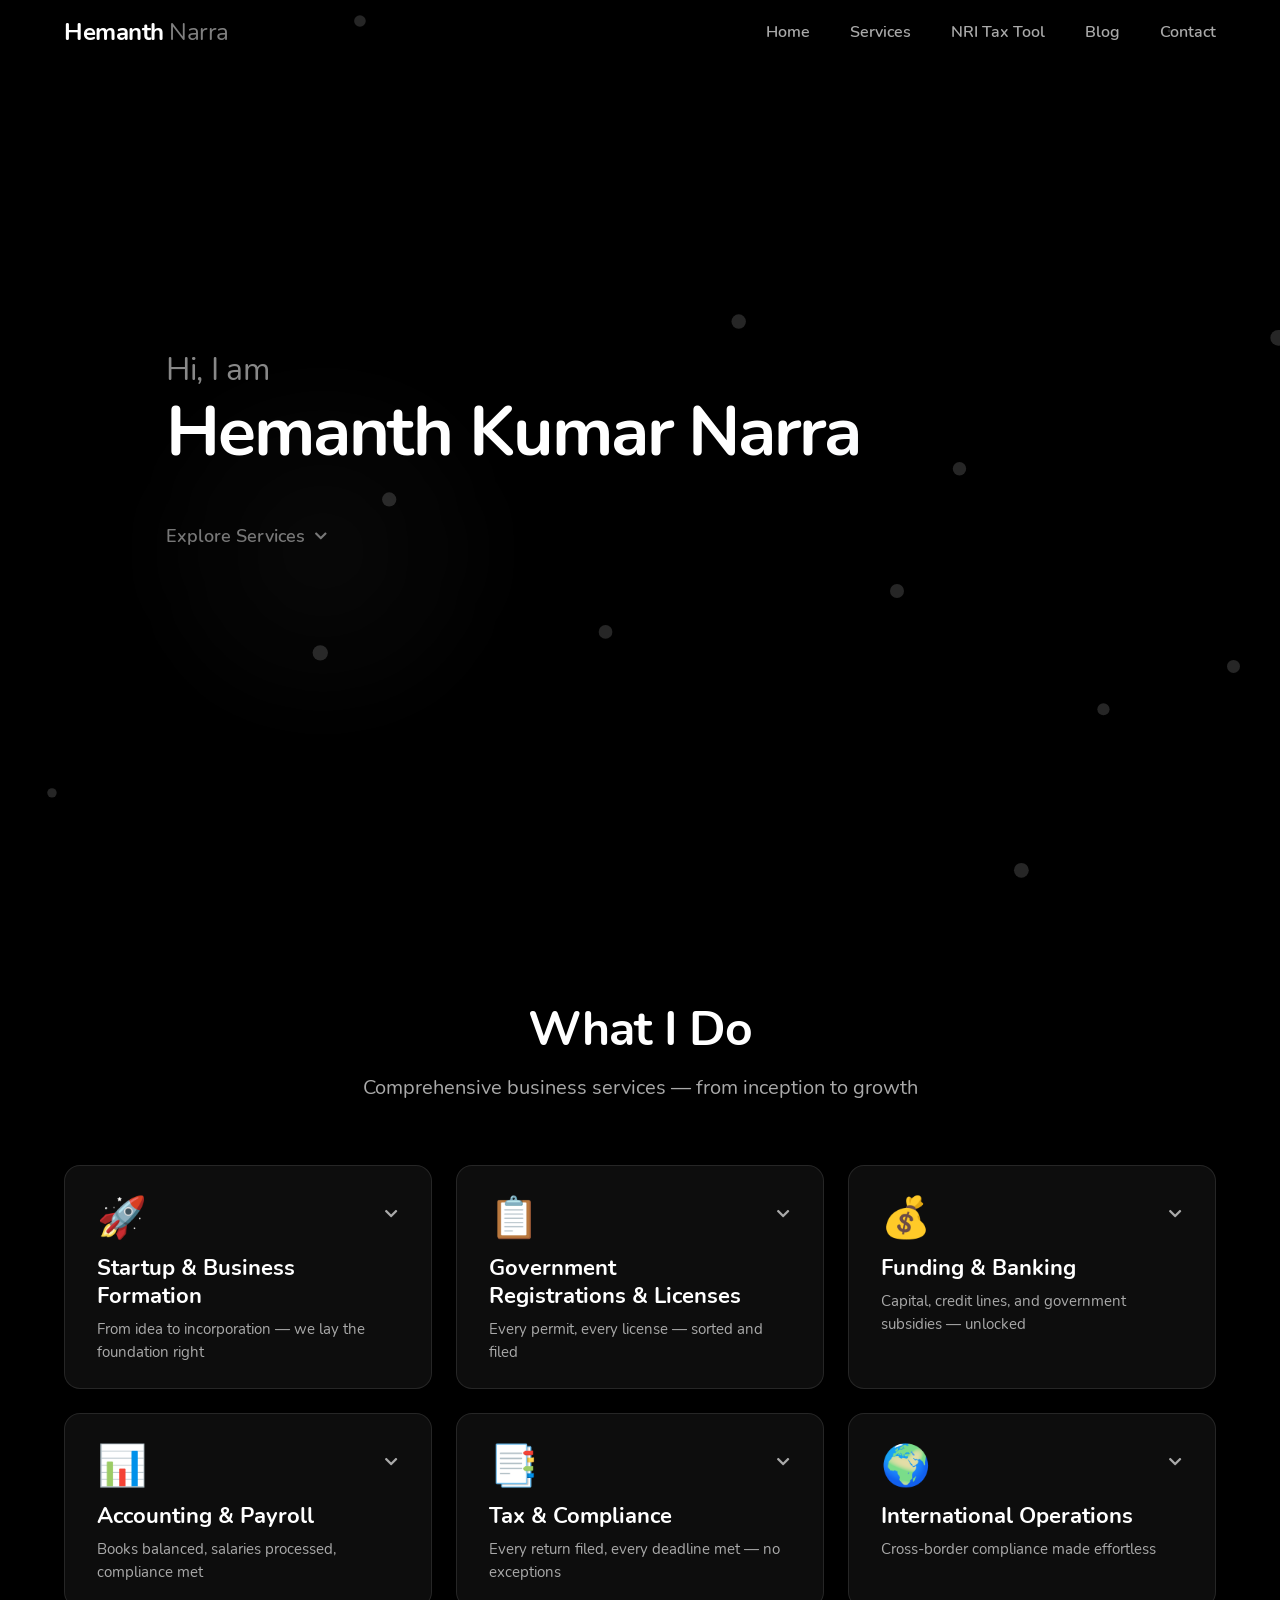
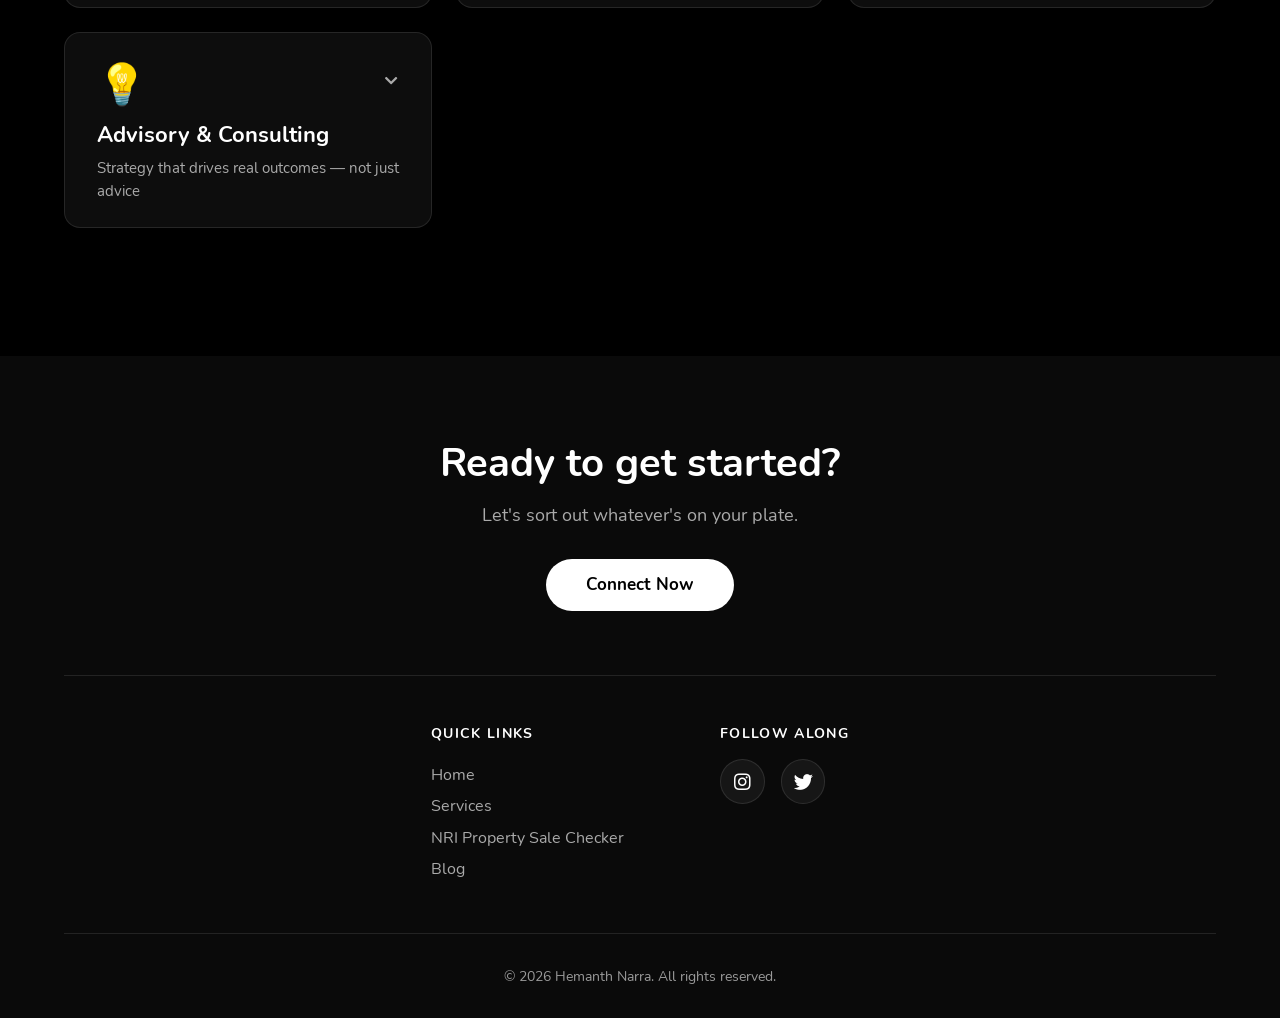
<file: index.html>
<!DOCTYPE html>
<html lang="en">
<head>
	<meta charset="utf-8">
	<meta name="viewport" content="width=device-width, initial-scale=1">
	<title>Hemanth Narra — Tax, Compliance & Business Advisory</title>
	<meta name="description" content="End-to-end business services — from startup incorporation and government licenses to tax compliance, accounting, and strategic advisory.">
	<meta name="keywords" content="Income Tax Return, GST Filing, Tally, Accounting, Business Services, Audit, Tax Filing India, Startup Registration, FSSAI, IEC, MSME, ROC Filing, Business Advisory">
	<link rel="canonical" href="https://hemanthnarra.in/">
	<meta property="og:url" content="https://hemanthnarra.in/">
	<meta property="og:type" content="website">
	<meta property="og:site_name" content="Hemanth Narra">
	<meta property="og:locale" content="en_IN">
	<meta property="og:title" content="Hemanth Narra — Tax, Compliance & Business Advisory">
	<meta property="og:description" content="End-to-end business services — from startup incorporation and government licenses to tax compliance, accounting, and strategic advisory.">
	<meta name="twitter:card" content="summary">
	<meta name="twitter:site" content="@CAHemanthnarra">
	<meta name="twitter:creator" content="@CAHemanthnarra">
	<meta name="twitter:title" content="Hemanth Narra — Tax, Compliance & Business Advisory">
	<meta name="twitter:description" content="End-to-end business services — from startup incorporation and government licenses to tax compliance, accounting, and strategic advisory.">
	<link rel="stylesheet" type="text/css" href="fonts/css/nunito.css">
	<link rel="stylesheet" type="text/css" href="fonts/css/fontawesome.min.css">
	<link rel="stylesheet" type="text/css" href="css/style.css">
	<link rel="icon" href="fonts/circle_h_icon_199375.ico" type="image/x-icon">

	<!-- Structured Data (JSON-LD) -->
	<script type="application/ld+json">
	{
		"@context": "https://schema.org",
		"@type": "ProfessionalService",
		"name": "Hemanth Narra — Tax, Compliance & Business Advisory",
		"url": "https://hemanthnarra.in/",
		"description": "End-to-end business services from startup incorporation and government licenses to tax compliance, accounting, and strategic advisory.",
		"founder": {
			"@type": "Person",
			"name": "Hemanth Kumar Narra",
			"jobTitle": "Business & Tax Advisor",
			"url": "https://hemanthnarra.in/",
			"sameAs": [
				"https://x.com/CAHemanthnarra",
				"https://www.instagram.com/hemanthnarrax/"
			]
		},
		"hasOfferCatalog": {
			"@type": "OfferCatalog",
			"name": "Business & Advisory Services",
			"itemListElement": [
				{
					"@type": "Offer",
					"itemOffered": {
						"@type": "Service",
						"name": "Startup & Business Formation"
					}
				},
				{
					"@type": "Offer",
					"itemOffered": {
						"@type": "Service",
						"name": "Government Registrations & Licenses"
					}
				},
				{
					"@type": "Offer",
					"itemOffered": {
						"@type": "Service",
						"name": "Funding & Banking"
					}
				},
				{
					"@type": "Offer",
					"itemOffered": {
						"@type": "Service",
						"name": "Accounting & Payroll"
					}
				},
				{
					"@type": "Offer",
					"itemOffered": {
						"@type": "Service",
						"name": "Tax & Compliance"
					}
				},
				{
					"@type": "Offer",
					"itemOffered": {
						"@type": "Service",
						"name": "International Operations"
					}
				},
				{
					"@type": "Offer",
					"itemOffered": {
						"@type": "Service",
						"name": "Advisory & Consulting"
					}
				}
			]
		}
	}
	</script>
</head>
<body>

<canvas id="bg" aria-hidden="true"></canvas>

<!-- Navigation -->
<nav id="navbar" class="navbar">
	<div class="nav-inner">
		<a href="#home" class="nav-logo">Hemanth<span> Narra</span></a>
		<div id="nav-links" class="nav-links">
			<a href="#home">Home</a>
			<a href="#services">Services</a>
			<a href="nri-property-sale-checker/">NRI Tax Tool</a>
			<a href="blog/index.html">Blog</a>
			<a href="#contact">Contact</a>
		</div>
		<button class="nav-menu-btn" aria-label="Toggle menu" aria-expanded="false" aria-controls="nav-links">
			<i class="fas fa-bars"></i>
		</button>
	</div>
</nav>

<!-- Hero Section -->
<section id="home" class="main">
	<div class="text-container">
		<h1 class="hero-title">
			<span class="hero-line"><span class="hero-greeting">Hi, I am</span></span>
			<span class="hero-line"><span class="hero-name">Hemanth Kumar Narra</span></span>
		</h1>
		<a href="#services" class="scroll-cta">
			<span>Explore Services</span>
			<i class="fas fa-chevron-down"></i>
		</a>
	</div>
</section>

<noscript>
	<style>
		.service-card { opacity: 1 !important; transform: none !important; }
	</style>
</noscript>

<!-- Services Catalogue -->
<section id="services" class="services-section">
	<div class="services-inner">
		<h2 class="section-title">What I Do</h2>
		<p class="section-subtitle">Comprehensive business services — from inception to growth</p>

		<div class="services-grid">

			<!-- Category 1: Startup & Business Formation -->
			<div class="service-card" data-category="startup">
				<div class="card-header" tabindex="0" role="button" aria-expanded="false" aria-controls="card-services-startup">
					<div class="card-icon">🚀</div>
					<h3 id="card-title-startup" class="card-title">Startup & Business Formation</h3>
					<p class="card-tagline">From idea to incorporation — we lay the foundation right</p>
					<button class="card-toggle" aria-expanded="false" aria-controls="card-services-startup" aria-label="Expand Startup & Business Formation services">
						<i class="fas fa-chevron-down"></i>
					</button>
				</div>
				<div id="card-services-startup" class="card-services" role="region" aria-labelledby="card-title-startup">
					<ul>
						<li><strong>Strategic Planning</strong> — Structuring your startup concept from ground up</li>
						<li><strong>Business Incorporation</strong> — Private Limited, LLP, Firms, Trusts, Societies</li>
						<li><strong>ROC Incorporation</strong> — Complete registrar filings handled</li>
						<li><strong>MOA / AOA Drafting</strong> — Memorandum & Articles of Association</li>
						<li><strong>Partnership Deed</strong> — Drafting & Registrar of Firms filing</li>
						<li><strong>Trust Deed & Bye-laws</strong> — For Trusts and Societies</li>
						<li><strong>Social Compliance</strong> — Regulatory compliance for Trusts & Societies</li>
					</ul>
				</div>
			</div>

			<!-- Category 2: Government Registrations & Licenses -->
			<div class="service-card" data-category="licenses">
				<div class="card-header" tabindex="0" role="button" aria-expanded="false" aria-controls="card-services-licenses">
					<div class="card-icon">📋</div>
					<h3 id="card-title-licenses" class="card-title">Government Registrations & Licenses</h3>
					<p class="card-tagline">Every permit, every license — sorted and filed</p>
					<button class="card-toggle" aria-expanded="false" aria-controls="card-services-licenses" aria-label="Expand Government Registrations & Licenses services">
						<i class="fas fa-chevron-down"></i>
					</button>
				</div>
				<div id="card-services-licenses" class="card-services" role="region" aria-labelledby="card-title-licenses">
					<ul>
						<li><strong>DPIIT Recognition</strong> — Startup certification from the government</li>
						<li><strong>Startup India Portal</strong> — Complete registration assistance</li>
						<li><strong>NSWS Guidance</strong> — Single window clearance navigation</li>
						<li><strong>Factory Licenses</strong> — State-level factory establishment permits</li>
						<li><strong>Pollution Control NOCs</strong> — CPCB / SPCB approvals</li>
						<li><strong>FSSAI Food Licenses</strong> — Central & state food safety registrations</li>
						<li><strong>BIS Certification</strong> — Bureau of Indian Standards compliance</li>
						<li><strong>Quality Standards</strong> — ISO and industry-specific certifications</li>
						<li><strong>Import Export Code (IEC)</strong> — DGFT registration</li>
						<li><strong>Specialized Trade Licenses</strong> — Industry-specific permits</li>
					</ul>
				</div>
			</div>

			<!-- Category 3: Funding & Banking -->
			<div class="service-card" data-category="funding">
				<div class="card-header" tabindex="0" role="button" aria-expanded="false" aria-controls="card-services-funding">
					<div class="card-icon">💰</div>
					<h3 id="card-title-funding" class="card-title">Funding & Banking</h3>
					<p class="card-tagline">Capital, credit lines, and government subsidies — unlocked</p>
					<button class="card-toggle" aria-expanded="false" aria-controls="card-services-funding" aria-label="Expand Funding & Banking services">
						<i class="fas fa-chevron-down"></i>
					</button>
				</div>
				<div id="card-services-funding" class="card-services" role="region" aria-labelledby="card-title-funding">
					<ul>
						<li><strong>Venture Capital Linking</strong> — Connecting you with the right investors</li>
						<li><strong>MSME Banking</strong> — Specialized credit lines & working capital</li>
						<li><strong>Government Subsidies</strong> — Central & state industrial benefits</li>
						<li><strong>DPR Preparation</strong> — Detailed Project Reports for funding applications</li>
					</ul>
				</div>
			</div>

			<!-- Category 4: Accounting & Payroll -->
			<div class="service-card" data-category="accounting">
				<div class="card-header" tabindex="0" role="button" aria-expanded="false" aria-controls="card-services-accounting">
					<div class="card-icon">📊</div>
					<h3 id="card-title-accounting" class="card-title">Accounting & Payroll</h3>
					<p class="card-tagline">Books balanced, salaries processed, compliance met</p>
					<button class="card-toggle" aria-expanded="false" aria-controls="card-services-accounting" aria-label="Expand Accounting & Payroll services">
						<i class="fas fa-chevron-down"></i>
					</button>
				</div>
				<div id="card-services-accounting" class="card-services" role="region" aria-labelledby="card-title-accounting">
					<ul>
						<li><strong>Bookkeeping</strong> — Financial recording & digital reconciliation</li>
						<li><strong>Payroll Processing</strong> — Salary management, attendance tracking, disbursements</li>
						<li><strong>Compliance Checks</strong> — PF, ESI, Professional Tax verification</li>
						<li><strong>Financial Reporting</strong> — Monthly health reports & insights</li>
					</ul>
				</div>
			</div>

			<!-- Category 5: Tax & Compliance -->
			<div class="service-card" data-category="tax">
				<div class="card-header" tabindex="0" role="button" aria-expanded="false" aria-controls="card-services-tax">
					<div class="card-icon">📑</div>
					<h3 id="card-title-tax" class="card-title">Tax & Compliance</h3>
					<p class="card-tagline">Every return filed, every deadline met — no exceptions</p>
					<button class="card-toggle" aria-expanded="false" aria-controls="card-services-tax" aria-label="Expand Tax & Compliance services">
						<i class="fas fa-chevron-down"></i>
					</button>
				</div>
				<div id="card-services-tax" class="card-services" role="region" aria-labelledby="card-title-tax">
					<ul>
						<li><strong>Direct Tax</strong> — ITR Filing, TDS Returns, DSC Management</li>
						<li><strong>Indirect Tax</strong> — GST Registration, Monthly Filing, GSTR 1/3B Returns</li>
						<li><strong>Labor Laws</strong> — PF, ESI, Professional Tax deposits & compliance</li>
						<li><strong>Corporate Law</strong> — ROC Filings, Secretarial Audit, Annual Returns</li>
					</ul>
				</div>
			</div>

			<!-- Category 6: International Operations -->
			<div class="service-card" data-category="international">
				<div class="card-header" tabindex="0" role="button" aria-expanded="false" aria-controls="card-services-international">
					<div class="card-icon">🌍</div>
					<h3 id="card-title-international" class="card-title">International Operations</h3>
					<p class="card-tagline">Cross-border compliance made effortless</p>
					<button class="card-toggle" aria-expanded="false" aria-controls="card-services-international" aria-label="Expand International Operations services">
						<i class="fas fa-chevron-down"></i>
					</button>
				</div>
				<div id="card-services-international" class="card-services" role="region" aria-labelledby="card-title-international">
					<ul>
						<li><strong><a href="nri-property-sale-checker/" style="color: #ffffff; text-decoration: underline; text-underline-offset: 3px;">NRI Property Sale Advisory</a></strong> — Interactive Capital Gains, TDS Gap & FEMA Repatriation Checker</li>
						<li><strong>US GAAP Bookkeeping</strong> — American accounting standards handled</li>
						<li><strong>Federal & State Tax Filings</strong> — US tax compliance</li>
						<li><strong>International Tax Planning</strong> — Cross-border structuring</li>
						<li><strong>FEMA Compliance</strong> — Foreign exchange regulations</li>
						<li><strong>Currency Hedging</strong> — Risk management for forex exposure</li>
						<li><strong>Remittance Advisory</strong> — Inward & outward remittance guidance</li>
					</ul>
				</div>
			</div>

			<!-- Category 7: Advisory & Consulting -->
			<div class="service-card" data-category="advisory">
				<div class="card-header" tabindex="0" role="button" aria-expanded="false" aria-controls="card-services-advisory">
					<div class="card-icon">💡</div>
					<h3 id="card-title-advisory" class="card-title">Advisory & Consulting</h3>
					<p class="card-tagline">Strategy that drives real outcomes — not just advice</p>
					<button class="card-toggle" aria-expanded="false" aria-controls="card-services-advisory" aria-label="Expand Advisory & Consulting services">
						<i class="fas fa-chevron-down"></i>
					</button>
				</div>
				<div id="card-services-advisory" class="card-services" role="region" aria-labelledby="card-title-advisory">
					<ul>
						<li><strong>Outcome-Based Consulting</strong> — Strategies for profit, distribution, export & marketing</li>
						<li><strong>Personal Finance</strong> — Insurance, Equity, Mutual Fund portfolio guidance</li>
						<li><strong>Tax Planning</strong> — Proactive structural tax planning & optimization</li>
					</ul>
				</div>
			</div>

		</div>
	</div>
</section>

<!-- Contact / Footer -->
<footer id="contact" class="site-footer">
	<div class="footer-inner">
		<div class="footer-cta">
			<h2>Ready to get started?</h2>
			<p>Let's sort out whatever's on your plate.</p>
			<a href="https://forms.gle/b6mmNs5mysbTqsaD6" target="_blank" rel="noopener noreferrer" class="footer-btn">Connect Now</a>
		</div>
		<div class="footer-links">
			<div class="footer-col">
				<h4>Quick Links</h4>
				<a href="#home">Home</a>
				<a href="#services">Services</a>
				<a href="nri-property-sale-checker/">NRI Property Sale Checker</a>
				<a href="blog/index.html">Blog</a>
			</div>
			<div class="footer-col">
				<h4>Follow Along</h4>
				<div class="social-links">
					<a href="https://www.instagram.com/hemanthnarrax/" target="_blank" rel="noopener noreferrer" aria-label="Instagram">
						<i class="fab fa-instagram"></i>
					</a>
					<a href="https://x.com/CAHemanthnarra" target="_blank" rel="noopener noreferrer" aria-label="X (Twitter)">
						<i class="fab fa-twitter"></i>
					</a>
				</div>
			</div>
		</div>
		<div class="footer-bottom">
			<p>&copy; 2026 Hemanth Narra. All rights reserved.</p>
		</div>
	</div>
</footer>

<script src="js/script.js"></script>
</body>
</html>
</file>
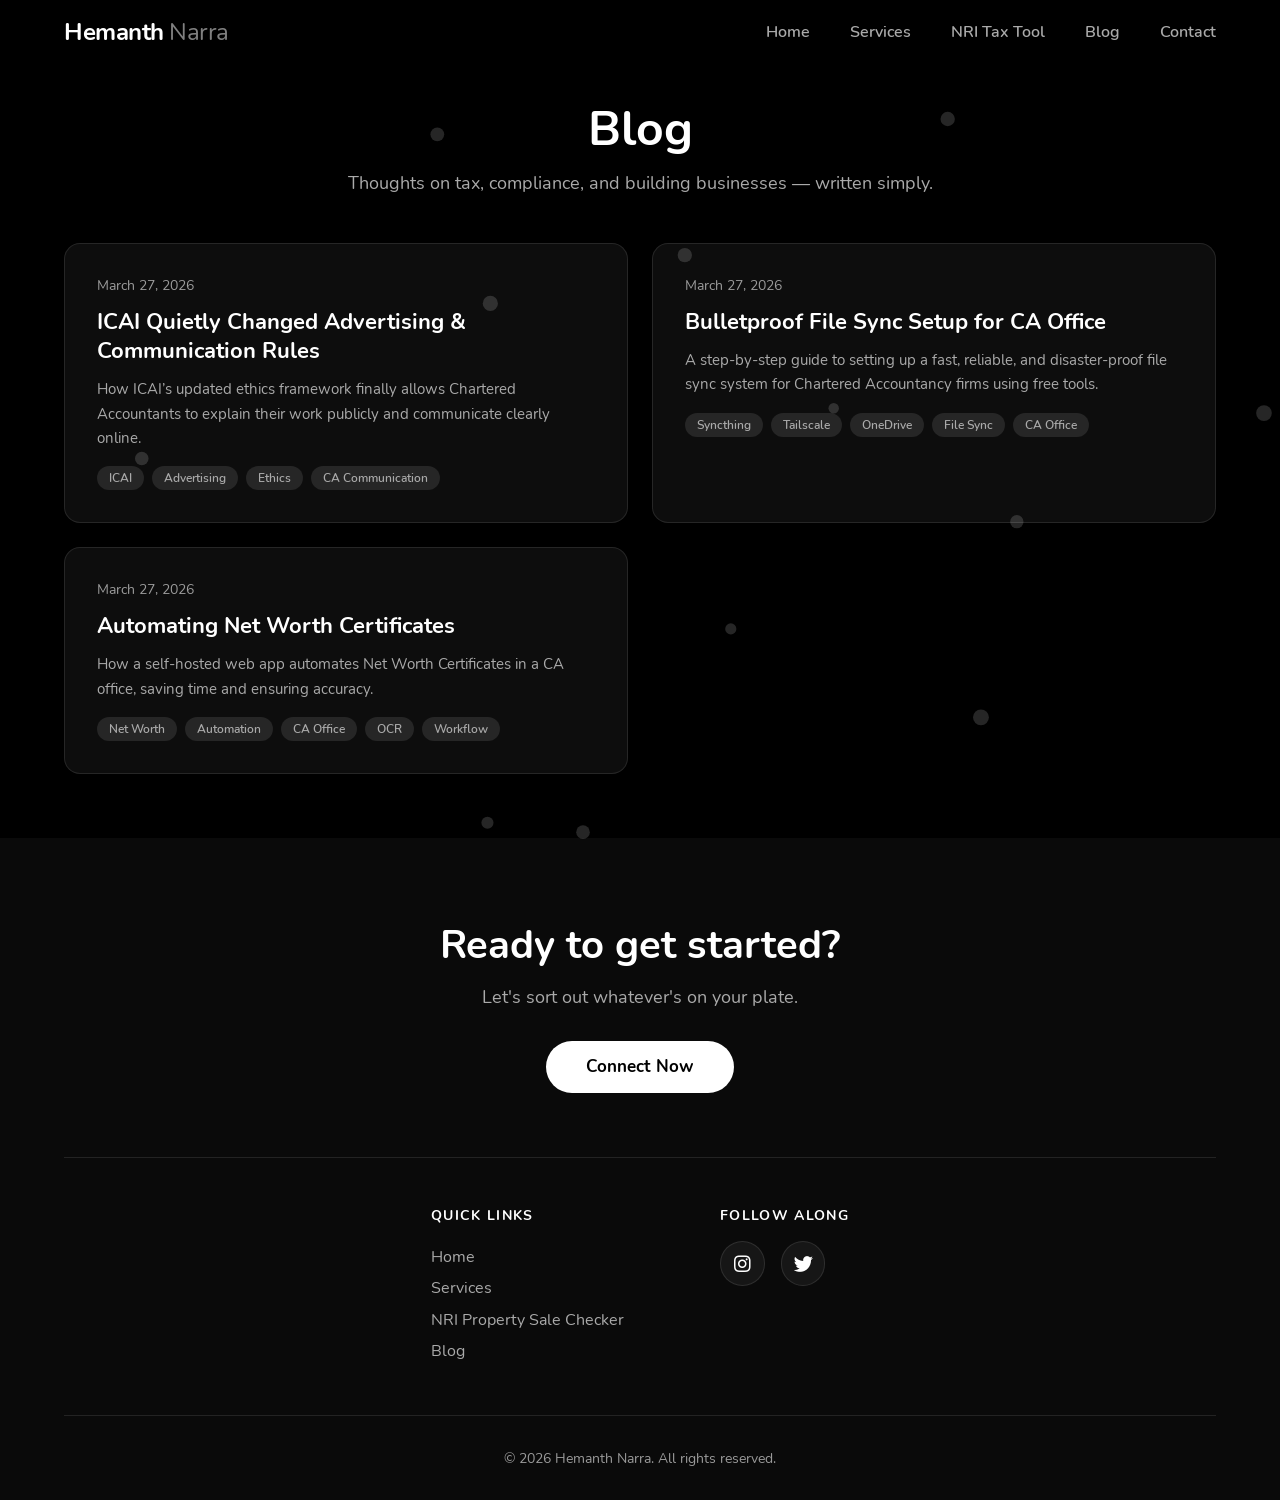
<file: blog/index.html>
<!DOCTYPE html>
<html lang="en">
<head>
    <meta charset="utf-8">
    <meta name="viewport" content="width=device-width, initial-scale=1">
    <title>Blog — Hemanth Narra</title>
    <meta name="description" content="Easy-to-digest articles about tax, compliance, business, and personal finance.">
    <link rel="canonical" href="https://hemanthnarra.in/blog/">
    <meta property="og:url" content="https://hemanthnarra.in/blog/">
    <meta property="og:type" content="website">
    <meta property="og:title" content="Blog — Hemanth Narra">
    <meta property="og:description" content="Easy-to-digest articles about tax, compliance, business, and personal finance.">
    <meta name="twitter:card" content="summary">
    <meta name="twitter:site" content="@CAHemanthnarra">
    <meta name="twitter:creator" content="@CAHemanthnarra">
    <meta name="twitter:title" content="Blog — Hemanth Narra">
    <meta name="twitter:description" content="Easy-to-digest articles about tax, compliance, business, and personal finance.">
    <link rel="stylesheet" type="text/css" href="../fonts/css/nunito.css">
    <link rel="stylesheet" type="text/css" href="../fonts/css/fontawesome.min.css">
    <link rel="stylesheet" type="text/css" href="../css/style.css">
    <link rel="stylesheet" type="text/css" href="blog.css">
    <link rel="icon" href="../fonts/circle_h_icon_199375.ico" type="image/x-icon">
</head>
<body>

<canvas id="bg" aria-hidden="true"></canvas>

<nav id="navbar" class="navbar scrolled">
    <div class="nav-inner">
        <a href="../index.html" class="nav-logo">Hemanth<span> Narra</span></a>
        <div id="nav-links" class="nav-links">
            <a href="../index.html">Home</a>
            <a href="../index.html#services">Services</a>
            <a href="../nri-property-sale-checker/">NRI Tax Tool</a>
            <a href="index.html">Blog</a>
            <a href="../index.html#contact">Contact</a>
        </div>
        <button class="nav-menu-btn" aria-label="Toggle menu" aria-expanded="false" aria-controls="nav-links">
            <i class="fas fa-bars"></i>
        </button>
    </div>
</nav>

<section class="blog-section">
    <div class="blog-inner">
        <div class="blog-header">
            <h1>Blog</h1>
            <p>Thoughts on tax, compliance, and building businesses — written simply.</p>
        </div>

        <div class="posts-grid">
            
        <a href="icai-quietly-changed-advertising.html" class="post-card visible">
            <div class="post-date">March 27, 2026</div>
            <div class="post-title">ICAI Quietly Changed Advertising &amp; Communication Rules</div>
            <div class="post-description">How ICAI’s updated ethics framework finally allows Chartered Accountants to explain their work publicly and communicate clearly online.</div>
            <div class="post-tags"><span class="post-tag">ICAI</span><span class="post-tag">Advertising</span><span class="post-tag">Ethics</span><span class="post-tag">CA Communication</span></div>
        </a>

        <a href="bulletproof-file-sync-setup-for-ca-office.html" class="post-card visible">
            <div class="post-date">March 27, 2026</div>
            <div class="post-title">Bulletproof File Sync Setup for CA Office</div>
            <div class="post-description">A step-by-step guide to setting up a fast, reliable, and disaster-proof file sync system for Chartered Accountancy firms using free tools.</div>
            <div class="post-tags"><span class="post-tag">Syncthing</span><span class="post-tag">Tailscale</span><span class="post-tag">OneDrive</span><span class="post-tag">File Sync</span><span class="post-tag">CA Office</span></div>
        </a>

        <a href="automating-net-worth-certificates.html" class="post-card visible">
            <div class="post-date">March 27, 2026</div>
            <div class="post-title">Automating Net Worth Certificates</div>
            <div class="post-description">How a self-hosted web app automates Net Worth Certificates in a CA office, saving time and ensuring accuracy.</div>
            <div class="post-tags"><span class="post-tag">Net Worth</span><span class="post-tag">Automation</span><span class="post-tag">CA Office</span><span class="post-tag">OCR</span><span class="post-tag">Workflow</span></div>
        </a>

        </div>
    </div>
</section>

<footer id="contact" class="site-footer">
    <div class="footer-inner">
        <div class="footer-cta">
            <h2>Ready to get started?</h2>
            <p>Let's sort out whatever's on your plate.</p>
            <a href="https://forms.gle/b6mmNs5mysbTqsaD6" target="_blank" rel="noopener noreferrer" class="footer-btn">Connect Now</a>
        </div>
        <div class="footer-links">
            <div class="footer-col">
                <h4>Quick Links</h4>
                <a href="../index.html">Home</a>
                <a href="../index.html#services">Services</a>
                <a href="../nri-property-sale-checker/">NRI Property Sale Checker</a>
                <a href="index.html">Blog</a>
            </div>
            <div class="footer-col">
                <h4>Follow Along</h4>
                <div class="social-links">
                    <a href="https://www.instagram.com/hemanthnarrax/" target="_blank" rel="noopener noreferrer" aria-label="Instagram">
                        <i class="fab fa-instagram"></i>
                    </a>
                    <a href="https://x.com/CAHemanthnarra" target="_blank" rel="noopener noreferrer" aria-label="X (Twitter)">
                        <i class="fab fa-twitter"></i>
                    </a>
                </div>
            </div>
        </div>
        <div class="footer-bottom">
            <p>&copy; 2026 Hemanth Narra. All rights reserved.</p>
        </div>
    </div>
</footer>

<script src="blog.js"></script>
</body>
</html>
</file>
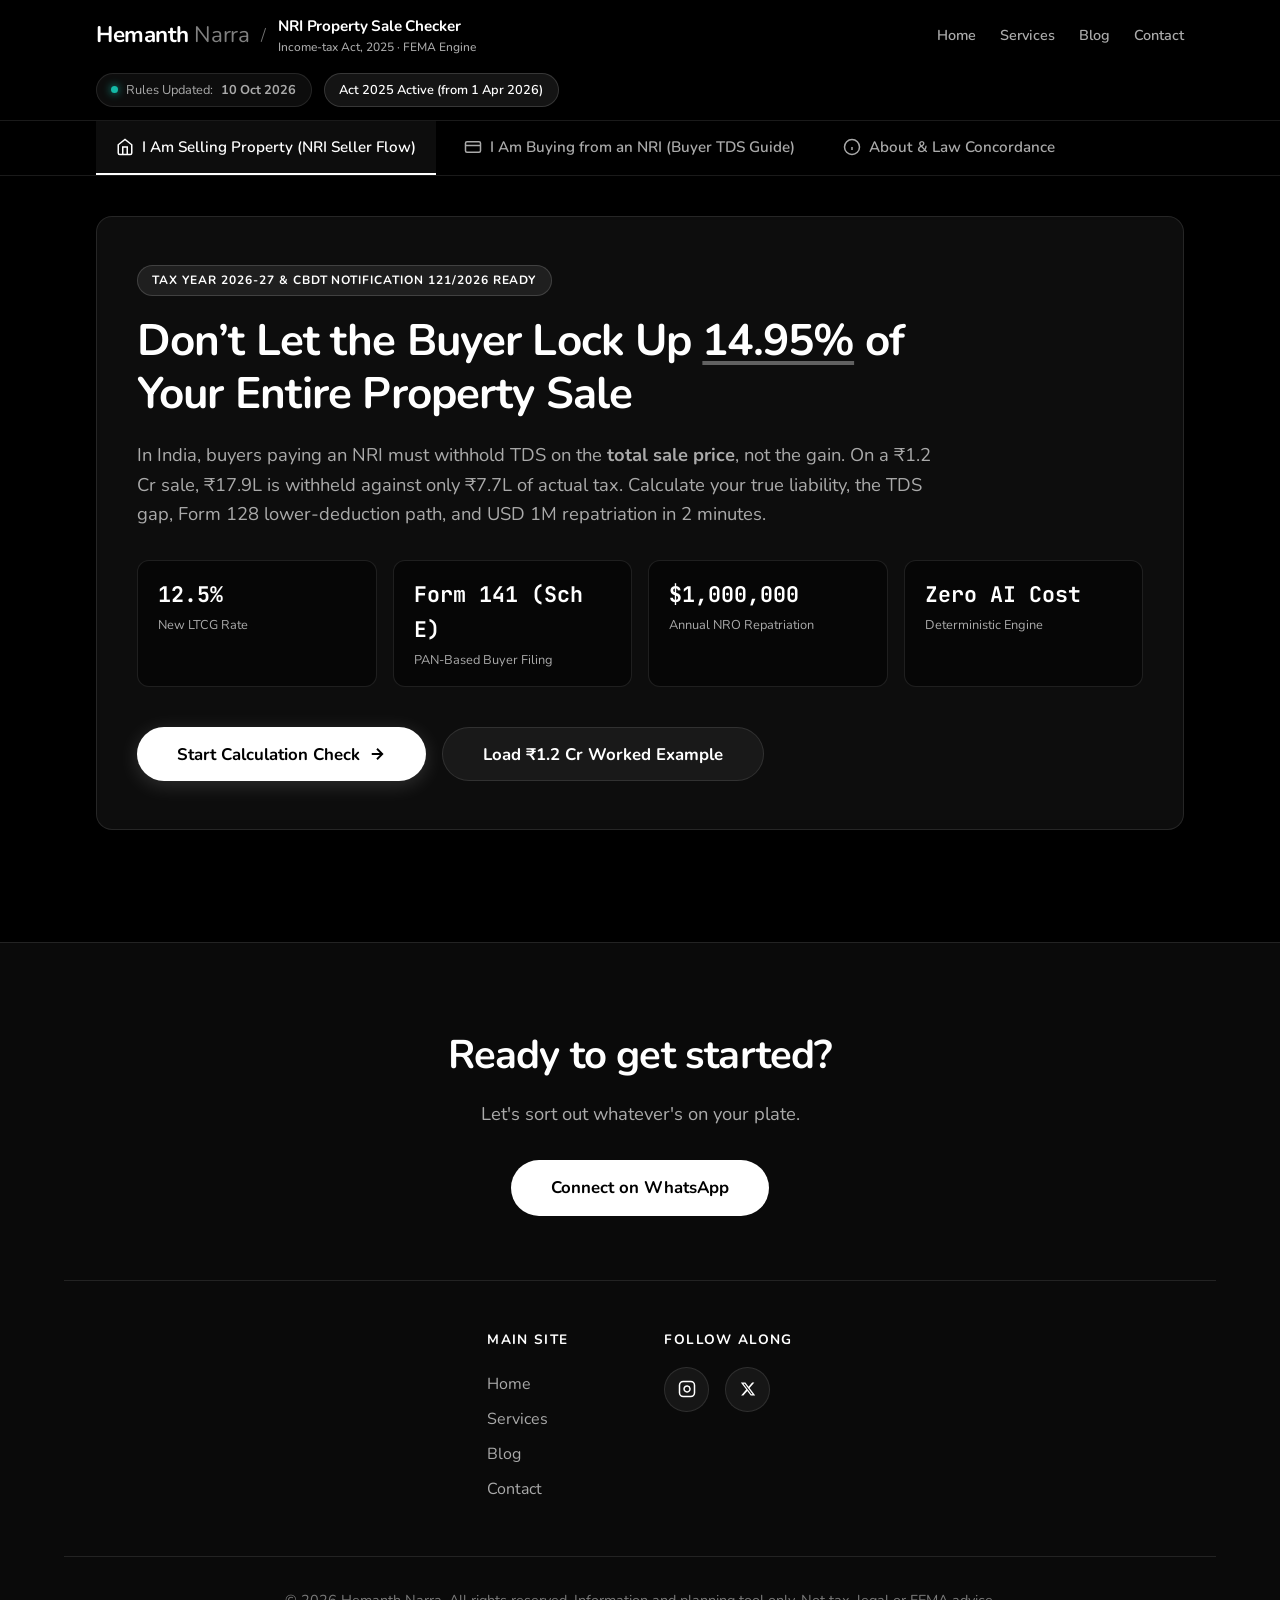
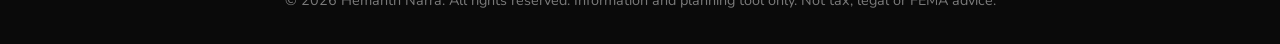
<file: nri-property-sale-checker/index.html>
<!DOCTYPE html>
<html lang="en">
<head>
  <meta charset="UTF-8">
  <meta name="viewport" content="width=device-width, initial-scale=1.0">
  <title>NRI Property Sale Checker | Capital Gains, TDS Gap & FEMA Repatriation</title>
  <meta name="description" content="Calculate Indian capital gains tax, Section 395 Form 128 TDS gap, Form 141 Schedule E filing, and FEMA USD 1M repatriation for Non-Resident Indians selling property in India.">
  <link rel="canonical" href="https://hemanthnarra.in/nri-property-sale-checker/">
  <link rel="preconnect" href="https://fonts.googleapis.com">
  <link rel="preconnect" href="https://fonts.gstatic.com" crossorigin>
  <link href="https://fonts.googleapis.com/css2?family=Nunito:ital,wght@0,300;0,400;0,600;0,700;0,800;1,400&family=JetBrains+Mono:wght@400;500;600&display=swap" rel="stylesheet">
  <link rel="stylesheet" href="style.css">
  <link rel="icon" href="../fonts/circle_h_icon_199375.ico" type="image/x-icon">
</head>
<body>
  <!-- Global Top Bar -->
  <header class="topbar">
    <div class="container topbar-inner">
      <div class="brand">
        <a href="../index.html" class="nav-logo">Hemanth<span> Narra</span></a>
        <span class="nav-slash">/</span>
        <div class="brand-text">
          <span class="brand-title">NRI Property Sale Checker</span>
          <span class="brand-sub">Income-tax Act, 2025 · FEMA Engine</span>
        </div>
      </div>
      <nav class="topbar-nav" aria-label="Main Site Navigation">
        <a href="../index.html">Home</a>
        <a href="../index.html#services">Services</a>
        <a href="../blog/index.html">Blog</a>
        <a href="../index.html#contact">Contact</a>
      </nav>
      <div class="topbar-meta">
        <span class="status-badge pulse-dot">
          <span class="dot"></span>
          Rules Updated: <strong id="topbar-verified-date">10 Oct 2026</strong>
        </span>
        <span class="law-badge" id="topbar-law-badge">Act 2025 Active (from 1 Apr 2026)</span>
      </div>
    </div>
  </header>

  <!-- Navigation Tabs -->
  <nav class="nav-tabs-wrapper">
    <div class="container tabs-container">
      <button class="nav-tab active" id="tab-btn-seller" onclick="switchMainTab('seller')">
        <svg width="18" height="18" viewBox="0 0 24 24" fill="none" stroke="currentColor" stroke-width="2"><path d="M3 9l9-7 9 7v11a2 2 0 0 1-2 2H5a2 2 0 0 1-2-2z"></path><polyline points="9 22 9 12 15 12 15 22"></polyline></svg>
        I Am Selling Property (NRI Seller Flow)
      </button>
      <button class="nav-tab" id="tab-btn-buyer" onclick="switchMainTab('buyer')">
        <svg width="18" height="18" viewBox="0 0 24 24" fill="none" stroke="currentColor" stroke-width="2"><rect x="2" y="5" width="20" height="14" rx="2"></rect><line x1="2" y1="10" x2="22" y2="10"></line></svg>
        I Am Buying from an NRI (Buyer TDS Guide)
      </button>
      <button class="nav-tab" id="tab-btn-about" onclick="switchMainTab('about')">
        <svg width="18" height="18" viewBox="0 0 24 24" fill="none" stroke="currentColor" stroke-width="2"><circle cx="12" cy="12" r="10"></circle><line x1="12" y1="16" x2="12" y2="12"></line><line x1="12" y1="8" x2="12.01" y2="8"></line></svg>
        About & Law Concordance
      </button>
    </div>
  </nav>

  <main class="container main-content">
    
    <!-- ============================================================== -->
    <!-- TAB 1: SELLER FLOW                                             -->
    <!-- ============================================================== -->
    <div id="tab-seller-content" class="tab-pane active">
      
      <!-- HERO SECTION -->
      <section class="hero-card" id="hero-section">
        <div class="hero-content">
          <div class="gold-pill">Tax Year 2026-27 & CBDT Notification 121/2026 Ready</div>
          <h1>Don’t Let the Buyer Lock Up <span class="highlight-gold">14.95%</span> of Your Entire Property Sale</h1>
          <p class="hero-desc">
            In India, buyers paying an NRI must withhold TDS on the <strong>total sale price</strong>, not the gain. 
            On a ₹1.2 Cr sale, ₹17.9L is withheld against only ₹7.7L of actual tax. 
            Calculate your true liability, the TDS gap, Form 128 lower-deduction path, and USD 1M repatriation in 2 minutes.
          </p>
          <div class="hero-metrics">
            <div class="metric-pill">
              <span class="m-val">12.5%</span>
              <span class="m-lbl">New LTCG Rate</span>
            </div>
            <div class="metric-pill">
              <span class="m-val">Form 141 (Sch E)</span>
              <span class="m-lbl">PAN-Based Buyer Filing</span>
            </div>
            <div class="metric-pill">
              <span class="m-val">$1,000,000</span>
              <span class="m-lbl">Annual NRO Repatriation</span>
            </div>
            <div class="metric-pill">
              <span class="m-val">Zero AI Cost</span>
              <span class="m-lbl">Deterministic Engine</span>
            </div>
          </div>
          <div class="hero-actions">
            <button class="btn btn-primary btn-lg" onclick="startCheckFlow()">
              Start Calculation Check
              <svg width="18" height="18" viewBox="0 0 24 24" fill="none" stroke="currentColor" stroke-width="2.5"><path d="M5 12h14M12 5l7 7-7 7"/></svg>
            </button>
            <button class="btn btn-secondary btn-lg" onclick="loadWorkedExample()">
              Load ₹1.2 Cr Worked Example
            </button>
          </div>
        </div>
      </section>

      <!-- 4-QUESTION QUALIFIER -->
      <section class="card flow-card hidden" id="qualifier-section">
        <div class="card-header">
          <div class="step-badge">Step 1 of 2</div>
          <h2>Eligibility Qualifier (4 Quick Questions)</h2>
          <p class="subtext">Routes you to the correct legal framework under Income-tax Act, 2025 vs 1961 Act.</p>
        </div>

        <div class="qualifier-grid">
          <!-- Question 1 -->
          <div class="form-group">
            <label class="form-label" for="q-res-status">
              1. Residential Status under Indian Tax Law
              <span class="info-tooltip" title="Non-resident test: Less than 182 days in India, or less than 60 days if visiting.">ℹ️</span>
            </label>
            <select class="form-select" id="q-res-status" onchange="checkQualifierGates()">
              <option value="non_resident">Non-Resident Indian (NRI / OCI / Foreign Citizen)</option>
              <option value="resident">Resident Indian (Lived in India > 182 days)</option>
              <option value="rnor">Resident but Not Ordinarily Resident (RNOR)</option>
              <option value="uncertain">Not Sure / Uncertain</option>
            </select>
            <span class="helper-text">Must be Non-Resident to proceed with NRI provisions.</span>
          </div>

          <!-- Question 2 -->
          <div class="form-group">
            <label class="form-label" for="q-prop-type">
              2. Nature of Immovable Property
            </label>
            <select class="form-select" id="q-prop-type" onchange="checkQualifierGates()">
              <option value="residential">Residential Apartment / House / Villa</option>
              <option value="plot">Residential or Commercial Plot of Land</option>
              <option value="commercial">Commercial Office / Retail / Warehouse</option>
              <option value="agricultural">Agricultural Land / Plantation / Farmhouse</option>
            </select>
            <span class="helper-text">Agricultural property is subject to strict FEMA prohibitions for NRIs.</span>
          </div>

          <!-- Question 3 -->
          <div class="form-group">
            <label class="form-label" for="q-transfer-date">
              3. Proposed / Actual Date of Transfer (Sale Deed)
            </label>
            <input type="date" class="form-input" id="q-transfer-date" value="2026-10-15" onchange="checkQualifierGates()">
            <span class="helper-text">Before 1 Apr 2026 uses 1961 Act; on or after uses 2025 Act. After 1 Oct 2026 enables Form 141 Sch E.</span>
          </div>

          <!-- Question 4 -->
          <div class="form-group">
            <label class="form-label" for="q-acq-mode">
              4. Mode of Acquisition
            </label>
            <select class="form-select" id="q-acq-mode">
              <option value="purchase">Direct Purchase (Self-funded)</option>
              <option value="inheritance">Inherited Property (Cost & date of previous owner apply)</option>
              <option value="gift">Gifted Property (Cost & date of donor apply)</option>
            </select>
            <span class="helper-text">For inheritance/gift, holding period counts from previous owner.</span>
          </div>
        </div>

        <!-- Qualifier Stop Alerts (Rendered dynamically if disqualified) -->
        <div id="qualifier-stop-alert" class="alert-box alert-danger hidden">
          <div class="alert-icon">⚠️</div>
          <div class="alert-body">
            <h4 id="stop-alert-title">Calculation Stopped</h4>
            <p id="stop-alert-message"></p>
            <a href="https://incometaxindia.gov.in" target="_blank" class="btn btn-outline btn-sm" id="stop-alert-btn">Check Official Income Tax Guidance</a>
          </div>
        </div>

        <div class="card-footer" id="qualifier-footer">
          <button class="btn btn-primary" onclick="proceedToDetailsForm()">
            Continue to Property Details
            <svg width="16" height="16" viewBox="0 0 24 24" fill="none" stroke="currentColor" stroke-width="2"><path d="M5 12h14M12 5l7 7-7 7"/></svg>
          </button>
        </div>
      </section>

      <!-- DETAILS INPUT FORM -->
      <section class="card flow-card hidden" id="details-section">
        <div class="card-header flex-between">
          <div>
            <div class="step-badge">Step 2 of 2</div>
            <h2>Transaction & Financial Details</h2>
            <p class="subtext">Enter figures in Indian Rupees (₹). Co-owners are taxed independently.</p>
          </div>
          <button class="btn btn-ghost btn-sm" onclick="editQualifier()">← Back to Qualifier</button>
        </div>

        <div class="form-sections">
          
          <!-- Block 1: Consideration & Stamp Duty Value -->
          <div class="form-block">
            <h3 class="block-title">
              <span class="b-num">1</span>
              Sale Consideration & Stamp Duty Value
            </h3>
            <div class="form-row cols-2">
              <div class="form-group">
                <label class="form-label" for="inp-sale-price">
                  Agreed Sale Consideration (₹)
                  <span class="req">*</span>
                </label>
                <div class="input-prefix-wrap">
                  <span class="input-prefix">₹</span>
                  <input type="number" class="form-input" id="inp-sale-price" value="12000000" placeholder="1,20,00,000" oninput="liveUpdateCalculations()">
                </div>
                <span class="helper-text" id="lbl-sale-price-words">₹ 1.20 Crore</span>
              </div>

              <div class="form-group">
                <label class="form-label" for="inp-sdv">
                  Stamp Duty Value / Circle Rate (₹)
                  <span class="req">*</span>
                </label>
                <div class="input-prefix-wrap">
                  <span class="input-prefix">₹</span>
                  <input type="number" class="form-input" id="inp-sdv" value="12200000" placeholder="1,22,00,000" oninput="liveUpdateCalculations()">
                </div>
                <div class="sdv-badge-wrap">
                  <span class="sdv-status-badge badge-green" id="sdv-safeharbour-badge">Within 110% Safe Harbour (No Deeming)</span>
                </div>
              </div>
            </div>

            <div class="form-row cols-2">
              <div class="form-group">
                <label class="form-label" for="inp-ownership">
                  Your Ownership Share (%)
                </label>
                <div class="input-prefix-wrap">
                  <input type="number" class="form-input" id="inp-ownership" value="100" min="1" max="100" oninput="liveUpdateCalculations()">
                  <span class="input-suffix">%</span>
                </div>
                <span class="helper-text">If property is co-owned, calculations compute your proportionate share.</span>
              </div>

              <div class="form-group">
                <label class="form-label" for="inp-buyer-type">
                  Buyer Entity Category
                </label>
                <select class="form-select" id="inp-buyer-type" onchange="liveUpdateCalculations()">
                  <option value="resident_individual_huf">Resident Individual or HUF (PAN-based Form 141)</option>
                  <option value="company_llp_firm">Company / LLP / Partnership Firm (TAN Form 144)</option>
                  <option value="non_resident">Non-Resident Buyer</option>
                </select>
                <span class="helper-text">Determines whether buyer needs TAN or can file via PAN.</span>
              </div>
            </div>
          </div>

          <!-- Block 2: Cost & Improvements -->
          <div class="form-block">
            <h3 class="block-title">
              <span class="b-num">2</span>
              Acquisition Costs & Permitted Deductions
            </h3>
            <div class="form-row cols-2">
              <div class="form-group">
                <label class="form-label" for="inp-acq-date">
                  Original Date of Acquisition
                </label>
                <input type="date" class="form-input" id="inp-acq-date" value="2016-04-10" onchange="liveUpdateCalculations()">
                <span class="helper-text" id="holding-period-indicator">Holding: 126 months (Long-Term Capital Asset)</span>
              </div>

              <div class="form-group">
                <label class="form-label" for="inp-cost-acq">
                  Cost of Acquisition (₹)
                  <span class="req">*</span>
                </label>
                <div class="input-prefix-wrap">
                  <span class="input-prefix">₹</span>
                  <input type="number" class="form-input" id="inp-cost-acq" value="6000000" placeholder="60,00,000" oninput="liveUpdateCalculations()">
                </div>
                <span class="helper-text">Original purchase price + stamp duty + registration charges paid.</span>
              </div>
            </div>

            <div class="form-row cols-2">
              <div class="form-group">
                <label class="form-label" for="inp-cost-improv">
                  Cost of Improvement / Renovation (₹)
                </label>
                <div class="input-prefix-wrap">
                  <span class="input-prefix">₹</span>
                  <input type="number" class="form-input" id="inp-cost-improv" value="500000" placeholder="5,00,000" oninput="liveUpdateCalculations()">
                </div>
                <span class="helper-text">Capital additions/renovations backed by bills.</span>
              </div>

              <div class="form-group">
                <label class="form-label" for="inp-expenses">
                  Transfer Expenses & Brokerage (₹)
                </label>
                <div class="input-prefix-wrap">
                  <span class="input-prefix">₹</span>
                  <input type="number" class="form-input" id="inp-expenses" value="120000" placeholder="1,20,000" oninput="liveUpdateCalculations()">
                </div>
                <span class="helper-text">Brokerage, advocate charges directly connected to sale.</span>
              </div>
            </div>
          </div>

          <!-- Block 3: Income & FEMA Repatriation Settings -->
          <div class="form-block">
            <h3 class="block-title">
              <span class="b-num">3</span>
              Indian Income & Repatriation Channel
            </h3>
            <div class="form-row cols-3">
              <div class="form-group">
                <label class="form-label" for="inp-other-income">
                  Other Taxable Indian Income in FY (₹)
                </label>
                <div class="input-prefix-wrap">
                  <span class="input-prefix">₹</span>
                  <input type="number" class="form-input" id="inp-other-income" value="0" placeholder="0" oninput="liveUpdateCalculations()">
                </div>
                <span class="helper-text">Rent, interest, etc. (for surcharge bracket).</span>
              </div>

              <div class="form-group">
                <label class="form-label" for="inp-pan-avail">
                  Do You Have a Valid Indian PAN?
                </label>
                <select class="form-select" id="inp-pan-avail" onchange="liveUpdateCalculations()">
                  <option value="true">Yes, Valid PAN Available</option>
                  <option value="false">No PAN (Triggers higher 20% minimum rate)</option>
                </select>
                <span class="helper-text">Absence of PAN triggers minimum 20% TDS rate.</span>
              </div>

              <div class="form-group">
                <label class="form-label" for="inp-source-funds">
                  Original Source of Funds
                </label>
                <select class="form-select" id="inp-source-funds" onchange="liveUpdateCalculations()">
                  <option value="nre_fcnr">Foreign Inward Remittance / NRE / FCNR</option>
                  <option value="nro_rupee">Rupee Funds / NRO Account</option>
                  <option value="acquired_resident">Acquired while Indian Resident</option>
                  <option value="inherited">Inherited Asset</option>
                </select>
                <span class="helper-text">Sets FEMA outward remittance channel.</span>
              </div>
            </div>

            <div class="form-row cols-2" id="wrap-remittance-usd">
              <div class="form-group">
                <label class="form-label" for="inp-fy-remittance-usd">
                  NRO Remittances Already Sent Abroad in Current FY (USD $)
                </label>
                <div class="input-prefix-wrap">
                  <span class="input-prefix">$</span>
                  <input type="number" class="form-input" id="inp-fy-remittance-usd" value="0" placeholder="0" oninput="liveUpdateCalculations()">
                </div>
                <span class="helper-text">Used to compute remaining headroom under $1M USD scheme.</span>
              </div>
            </div>
          </div>

        </div>

        <div class="card-footer flex-between">
          <button class="btn btn-ghost" onclick="resetDefaults()">Reset to Defaults</button>
          <button class="btn btn-primary btn-lg" onclick="executeFullCalculation()">
            Compute Tax, TDS Exposure & Gap
            <svg width="18" height="18" viewBox="0 0 24 24" fill="none" stroke="currentColor" stroke-width="2"><path d="M5 12h14M12 5l7 7-7 7"/></svg>
          </button>
        </div>
      </section>

      <!-- RESULTS SECTION -->
      <section class="results-wrapper hidden" id="results-section">
        
        <!-- TOP CALLOUT: THE TDS GAP -->
        <div class="gap-banner" id="gap-banner">
          <div class="gap-icon">💰</div>
          <div class="gap-body">
            <div class="gap-label">POTENTIAL TDS OVER-WITHHOLDING (THE GAP)</div>
            <div class="gap-amount" id="res-gap-amount">₹ 10,24,660</div>
            <p class="gap-explanation" id="res-gap-explanation">
              The buyer will withhold <strong>₹ 17,94,000</strong> unless you produce a Lower Deduction Certificate. 
              Your actual liability is only <strong>₹ 7,69,340</strong>. You can protect <strong>₹ 10,24,660</strong> from being locked until refund.
            </p>
          </div>
          <div class="gap-action">
            <button class="btn btn-gold btn-sm" onclick="scrollToCertificateRoadmap()">
              View Form 128 Path
            </button>
          </div>
        </div>

        <!-- 4 CORE METRIC CARDS -->
        <div class="metrics-grid">
          
          <div class="m-card">
            <div class="m-head">
              <span>Capital Gain</span>
              <span class="badge" id="res-gain-nature">Long-Term (12.5%)</span>
            </div>
            <div class="m-value" id="res-gain-value">₹ 53,80,000</div>
            <div class="m-sub" id="res-gain-sub">Full Value: ₹ 1.20 Cr - Deductions: ₹ 66.20L</div>
          </div>

          <div class="m-card highlight-card">
            <div class="m-head">
              <span>Actual Tax Liability</span>
              <span class="badge badge-teal" id="res-tax-effective-rate">14.3% Effective</span>
            </div>
            <div class="m-value green-val" id="res-tax-value">₹ 7,69,340</div>
            <div class="m-sub" id="res-tax-sub">Tax: ₹6.72L + Surcharge: ₹67.2K + Cess: ₹29.5K</div>
          </div>

          <div class="m-card danger-card">
            <div class="m-head">
              <span>Buyer TDS (Without Certificate)</span>
              <span class="badge badge-red" id="res-tds-rate">14.95% on Gross Price</span>
            </div>
            <div class="m-value red-val" id="res-tds-value">₹ 17,94,000</div>
            <div class="m-sub" id="res-tds-sub">Deducted on total price of ₹ 1.20 Cr, not on gain</div>
          </div>

          <div class="m-card certificate-card">
            <div class="m-head">
              <span>Certificate Target TDS Rate</span>
              <span class="badge badge-gold" id="res-cert-form-badge">Form 128 / s.395</span>
            </div>
            <div class="m-value gold-val" id="res-cert-rate">6.41%</div>
            <div class="m-sub" id="res-cert-sub">TDS matches actual tax: ₹ 7,69,340</div>
          </div>

        </div>

        <!-- BUYER COMPLIANCE & FORM SELECTION -->
        <div class="card subcard">
          <div class="card-header flex-between">
            <div class="flex-align-center gap-2">
              <span class="icon-circle">📋</span>
              <div>
                <h3>Buyer TDS Reporting Route & Deadlines</h3>
                <p class="subtext" id="buyer-compliance-headline">Resident Individual / HUF Buyer Rules</p>
              </div>
            </div>
            <span class="law-badge-sm" id="res-buyer-form-name">Form 141 Schedule E</span>
          </div>
          <div class="buyer-route-details" id="buyer-route-details">
            <div class="route-item">
              <strong>Reporting Mechanism:</strong>
              <span id="route-mechanism">PAN-based payment and reporting (No TAN needed)</span>
            </div>
            <div class="route-item">
              <strong>Filing Form:</strong>
              <span id="route-form">Form 141, Schedule E (e-filing portal)</span>
            </div>
            <div class="route-item">
              <strong>Statutory Deadline:</strong>
              <span id="route-deadline">Within 30 days from end of month of deduction</span>
            </div>
            <div class="route-item">
              <strong>Payment Code:</strong>
              <span id="route-code">Code 1057 (TDS on Immovable Property)</span>
            </div>
          </div>
          <div class="alert-box alert-info mt-2">
            <div class="alert-icon">💡</div>
            <div class="alert-body">
              <strong>Why this prevents registrar disputes:</strong> Buyers frequently insist on deducting 1% (which is illegal for NRI sellers) or deducting 14.95% on the spot. Providing this specific form and code ensures both parties are aligned before the registrar appointment.
            </div>
          </div>
        </div>

        <!-- FEMA REPATRIATION HEADROOM BAR -->
        <div class="card subcard">
          <div class="card-header">
            <div class="flex-align-center gap-2">
              <span class="icon-circle">🌐</span>
              <div>
                <h3>FEMA Repatriation & Forex Outward Remittance</h3>
                <p class="subtext" id="fema-channel-name">NRO Account Scheme (RBI USD 1 Million Scheme)</p>
              </div>
            </div>
          </div>
          <div class="headroom-container" id="headroom-container">
            <div class="headroom-labels">
              <span>Annual Limit: $1,000,000 USD</span>
              <span id="headroom-balance-lbl">Available Headroom: <strong>$1,000,000 USD</strong></span>
            </div>
            <div class="progress-bar">
              <div class="progress-fill" id="headroom-progress-fill" style="width: 0%;"></div>
            </div>
            <p class="repat-notes" id="fema-notes-text">
              Proceeds from sale are credited to your NRO account. You can repatriate up to USD 1 Million per financial year after taxes using Form 145 & Form 146 CA certificate.
            </p>
          </div>
        </div>

        <!-- ASSUMPTIONS & SOURCE CITATION ACCORDION -->
        <div class="card subcard">
          <div class="card-header flex-between" onclick="toggleAssumptionsPanel()" style="cursor: pointer;">
            <div class="flex-align-center gap-2">
              <span class="icon-circle">⚖️</span>
              <div>
                <h3>Legal Assumptions & Concordance Citations</h3>
                <p class="subtext">Active Law: <strong id="assumptions-law-title">Income-tax Act, 2025</strong></p>
              </div>
            </div>
            <span id="assumptions-toggle-icon">▼</span>
          </div>
          <div class="assumptions-body" id="assumptions-body">
            <div class="citation-grid" id="citation-grid">
              <!-- Dynamically rendered -->
            </div>
            <div class="disclaimer-callout">
              <strong>Legal Disclaimer:</strong> Calculations are generated for educational and financial planning purposes based on published provisions of the Income-tax Act, 2025 (and 1961 Act for earlier dates). This does not constitute individualized legal, tax, or FEMA opinion. Always consult your Chartered Accountant before closing transactions.
            </div>
          </div>
        </div>

        <!-- UNLOCK FULL PAID REPORT / DEMO UNLOCK -->
        <div class="card unlock-card" id="unlock-card">
          <div class="unlock-header">
            <div class="unlock-tag">PAID COMPREHENSIVE ADVISORY REPORT</div>
            <h2>Unlock Complete ₹50 Lakhs Exemption Blueprint & Buyer Letter</h2>
            <p class="subtext">Everything you need to legally minimize tax, clear FEMA compliance, and give your buyer clear instructions.</p>
          </div>

          <div class="unlock-features-grid">
            <div class="u-feat">
              <span class="u-icon">📄</span>
              <div>
                <strong>Formal One-Page Letter to the Buyer</strong>
                <p>Ready to sign and hand to buyer/broker with exact legal citations to prevent withholding disputes.</p>
              </div>
            </div>
            <div class="u-feat">
              <span class="u-icon">📉</span>
              <div>
                <strong>Section 54EC / 54 / 54F What-If Scenarios</strong>
                <p>See exactly how investing ₹50L into REC/NHAI bonds saves ₹7.19 Lakhs in taxes, with lock-in rules.</p>
              </div>
            </div>
            <div class="u-feat">
              <span class="u-icon">📑</span>
              <div>
                <strong>Form 128 (Section 395) Application Guide</strong>
                <p>Step-by-step roadmap to apply on TRACES, documents required, and expected timeline.</p>
              </div>
            </div>
            <div class="u-feat">
              <span class="u-icon">📥</span>
              <div>
                <strong>Download Official PDF Advisory Report</strong>
                <p>Export a clean, professional multi-page PDF with line-by-line figures and date stamps.</p>
              </div>
            </div>
          </div>

          <div class="unlock-actions">
            <div class="pricing-badge">
              <span class="price-val">US$ 12</span>
              <span class="price-inr">or ₹ 999 INR</span>
              <span class="guarantee">100% Satisfaction or Full Refund</span>
            </div>
            <div class="btn-group">
              <button class="btn btn-gold btn-lg" onclick="openPaymentModal()">
                Unlock Full Report & PDF
              </button>
              <button class="btn btn-outline btn-lg" onclick="instantDemoUnlock()">
                ⚡ Instant Unlock (Evaluation Mode)
              </button>
            </div>
          </div>
        </div>

        <!-- UNLOCKED SECTION (RENDERED UPON PURCHASE OR DEMO UNLOCK) -->
        <div class="unlocked-content hidden" id="unlocked-content">
          
          <!-- UNLOCKED BANNER -->
          <div class="unlocked-success-bar">
            <span>🎉 <strong>Full Report Unlocked</strong> — Complete Advisory Blueprint Available</span>
            <button class="btn btn-sm btn-gold" onclick="downloadPdfReport()">
              <svg width="14" height="14" viewBox="0 0 24 24" fill="none" stroke="currentColor" stroke-width="2"><path d="M21 15v4a2 2 0 0 1-2 2H5a2 2 0 0 1-2-2v-4"></path><polyline points="7 10 12 15 17 10"></polyline><line x1="12" y1="15" x2="12" y2="3"></line></svg>
              Download PDF Report
            </button>
          </div>

          <!-- SECTION 54EC / 54 WHAT-IF BREAKDOWN -->
          <div class="card subcard">
            <div class="card-header">
              <div class="flex-align-center gap-2">
                <span class="icon-circle">🛡️</span>
                <div>
                  <h3>Exemption Scenarios & Tax Savings</h3>
                  <p class="subtext">How to legally drop your tax liability from ₹7.69 Lakhs to ₹49,400</p>
                </div>
              </div>
            </div>
            <div class="table-responsive">
              <table class="report-table" id="exemptions-table">
                <thead>
                  <tr>
                    <th>Exemption Clause</th>
                    <th>Investment Asset</th>
                    <th>Max Cap</th>
                    <th>Timing & Lock-in</th>
                    <th>Modeled Investment</th>
                    <th>New Tax</th>
                    <th>Tax Saved</th>
                  </tr>
                </thead>
                <tbody id="exemptions-table-body">
                  <!-- Rendered dynamically -->
                </tbody>
              </table>
            </div>
          </div>

          <!-- READY-TO-COPY BUYER LETTER -->
          <div class="card subcard">
            <div class="card-header flex-between">
              <div class="flex-align-center gap-2">
                <span class="icon-circle">✉️</span>
                <div>
                  <h3>Official Instruction Letter to Buyer</h3>
                  <p class="subtext">Ready to print or email to the purchaser and their registration advocate</p>
                </div>
              </div>
              <button class="btn btn-outline btn-sm" onclick="copyBuyerLetter()">
                📋 Copy Letter to Clipboard
              </button>
            </div>
            <div class="buyer-letter-box" id="buyer-letter-box">
              <!-- Dynamically populated -->
            </div>
          </div>

          <!-- LOWER DEDUCTION CERTIFICATE ROADMAP -->
          <div class="card subcard" id="certificate-roadmap-card">
            <div class="card-header">
              <div class="flex-align-center gap-2">
                <span class="icon-circle">🏛️</span>
                <div>
                  <h3>Section 395 (Form 128) Lower Deduction Certificate Roadmap</h3>
                  <p class="subtext">Step-by-step procedure to eliminate buyer TDS withholding</p>
                </div>
              </div>
            </div>
            <div class="timeline-steps" id="timeline-steps">
              <!-- Dynamically rendered -->
            </div>
          </div>

          <!-- DOCUMENT CHECKLIST -->
          <div class="card subcard">
            <div class="card-header">
              <div class="flex-align-center gap-2">
                <span class="icon-circle">📂</span>
                <div>
                  <h3>Complete Document Verification Checklist</h3>
                  <p class="subtext">Keep these ready before drafting agreement to sell</p>
                </div>
              </div>
            </div>
            <div class="checklist-grid" id="checklist-grid">
              <!-- Dynamically rendered -->
            </div>
          </div>

          <!-- CONSULTATION UPSELL / CA PARTNER -->
          <div class="card ca-consult-card">
            <div class="ca-content">
              <span class="gold-pill">Professional Execution Service</span>
              <h2>Need Form 128 Lower Deduction or Form 146 CA Certificate Handled?</h2>
              <p>
                Our partner Chartered Accountant firm specializes in NRI cross-border tax compliance, TRACES filings, Form 146 (15CB) certification, and FEMA repatriation clearances.
              </p>
              <div class="ca-contact-strip">
                <div><strong>Founder:</strong> Hemanth Kumar Narra (ITR · GST · ROC · Trademarks · Advisory)</div>
                <div><strong>Call / WhatsApp:</strong> <a href="https://wa.me/918919712297" target="_blank">+91 8919712297</a></div>
                <div><strong>Website:</strong> <a href="https://hemanthnarra.in" target="_blank">hemanthnarra.in</a></div>
              </div>
              <div class="mt-2">
                <a href="https://wa.me/918919712297?text=Hello%20Hemanth,%20I%20used%20the%20NRI%20Property%20Sale%20Checker%20and%20would%20like%20assistance%20with%20Lower%20Deduction%20Certificate%20and%20CA%20certification." target="_blank" class="btn btn-gold">
                  Book CA Consultation on WhatsApp
                </a>
              </div>
            </div>
          </div>

        </div>

      </section>

    </div>

    <!-- ============================================================== -->
    <!-- TAB 2: BUYER-SIDE CHECKER (THE HOOK)                           -->
    <!-- ============================================================== -->
    <div id="tab-buyer-content" class="tab-pane">
      <section class="card flow-card">
        <div class="card-header">
          <div class="gold-pill">Free Buyer-Side Compliance Checker</div>
          <h2>I Am Buying Property from an NRI: What Do I Deduct & How Do I Pay?</h2>
          <p class="subtext">
            Buyers are personally liable if TDS is deducted incorrectly or deposited late. 
            Avoid the common 1% mistake and penalties of ₹200/day plus interest.
          </p>
        </div>

        <div class="buyer-checker-form">
          <div class="form-row cols-2">
            <div class="form-group">
              <label class="form-label" for="bc-price">Agreed Purchase Consideration (₹)</label>
              <div class="input-prefix-wrap">
                <span class="input-prefix">₹</span>
                <input type="number" class="form-input" id="bc-price" value="12000000" oninput="runBuyerChecker()">
              </div>
            </div>
            <div class="form-group">
              <label class="form-label" for="bc-transfer-date">Date of Agreement / Payment</label>
              <input type="date" class="form-input" id="bc-transfer-date" value="2026-10-15" onchange="runBuyerChecker()">
            </div>
          </div>

          <div class="form-row cols-2">
            <div class="form-group">
              <label class="form-label" for="bc-buyer-entity">Your Entity Type</label>
              <select class="form-select" id="bc-buyer-entity" onchange="runBuyerChecker()">
                <option value="individual_huf">Resident Individual or HUF</option>
                <option value="company_firm">Company / LLP / Partnership Firm</option>
              </select>
            </div>
            <div class="form-group">
              <label class="form-label" for="bc-has-cert">Does Seller Have a Lower Deduction Certificate?</label>
              <select class="form-select" id="bc-has-cert" onchange="runBuyerChecker()">
                <option value="no">No Certificate (Must deduct statutory rate)</option>
                <option value="yes">Yes, Seller Has Certificate (Section 395 / Form 128)</option>
              </select>
            </div>
          </div>

          <div class="form-row cols-1 hidden" id="bc-cert-rate-wrap">
            <div class="form-group">
              <label class="form-label" for="bc-cert-rate">Certificate Prescribed Rate (%)</label>
              <div class="input-prefix-wrap">
                <input type="number" class="form-input" id="bc-cert-rate" value="6.41" step="0.01" oninput="runBuyerChecker()">
                <span class="input-suffix">%</span>
              </div>
              <span class="helper-text">Enter rate exactly as specified in the Assessing Officer's certificate.</span>
            </div>
          </div>
        </div>

        <div class="buyer-checker-result" id="buyer-checker-result">
          <!-- Dynamically populated result -->
        </div>
      </section>
    </div>

    <!-- ============================================================== -->
    <!-- TAB 3: ABOUT & LAW CONCORDANCE                                 -->
    <!-- ============================================================== -->
    <div id="tab-about-content" class="tab-pane">
      <section class="card flow-card">
        <div class="card-header">
          <div class="gold-pill">Legal Blueprint Concordance</div>
          <h2>Income-tax Act, 1961 vs Income-tax Act, 2025 Concordance Table</h2>
          <p class="subtext">
            On 1 April 2026, the Income-tax Act, 2025 replaced the 1961 Act. 
            On 1 October 2026, CBDT Notification 121/2026 introduced Form 141 Schedule E. 
            Here is the exact section mapping used by this calculation engine.
          </p>
        </div>

        <div class="table-responsive">
          <table class="report-table">
            <thead>
              <tr>
                <th>Subject</th>
                <th>1961 Act Provision</th>
                <th>2025 Act / Rules 2026</th>
                <th>Confidence</th>
              </tr>
            </thead>
            <tbody>
              <tr>
                <td><strong>TDS on Property Sale by Non-Resident</strong></td>
                <td>Section 195</td>
                <td><strong class="highlight-gold">Section 393(2), Sl. 17 (Code 1057)</strong></td>
                <td><span class="badge badge-teal">High</span></td>
              </tr>
              <tr>
                <td><strong>Lower or Nil Deduction Certificate</strong></td>
                <td>Section 197 / Form 13</td>
                <td><strong class="highlight-gold">Section 395 / Form 128</strong></td>
                <td><span class="badge badge-teal">High</span></td>
              </tr>
              <tr>
                <td><strong>Resident Buyer TDS Filing (No TAN)</strong></td>
                <td>Section 194-IA / Form 26QB</td>
                <td><strong class="highlight-gold">Form 141 Schedule E (CBDT 121/2026)</strong></td>
                <td><span class="badge badge-teal">High</span></td>
              </tr>
              <tr>
                <td><strong>Foreign Remittance Declaration / CA Cert</strong></td>
                <td>Form 15CA / Form 15CB</td>
                <td><strong class="highlight-gold">Form 145 / Form 146</strong></td>
                <td><span class="badge badge-teal">High</span></td>
              </tr>
              <tr>
                <td><strong>LTCG Property Flat Rate (12.5%)</strong></td>
                <td>Section 112</td>
                <td><strong class="highlight-gold">Section 197(1)(b)</strong></td>
                <td><span class="badge badge-teal">Verified</span></td>
              </tr>
              <tr>
                <td><strong>House-to-House Exemption (s.54)</strong></td>
                <td>Section 54 (₹10 Cr cap)</td>
                <td><strong class="highlight-gold">Section 82</strong></td>
                <td><span class="badge badge-teal">High</span></td>
              </tr>
              <tr>
                <td><strong>Capital Gains Bonds (s.54EC)</strong></td>
                <td>Section 54EC (₹50 Lakh cap)</td>
                <td><strong class="highlight-gold">Section 85</strong></td>
                <td><span class="badge badge-teal">High</span></td>
              </tr>
              <tr>
                <td><strong>Other Asset to House (s.54F)</strong></td>
                <td>Section 54F (₹10 Cr cap)</td>
                <td><strong class="highlight-gold">Section 86</strong></td>
                <td><span class="badge badge-teal">High</span></td>
              </tr>
              <tr>
                <td><strong>Stamp Duty Safe Harbour (110%)</strong></td>
                <td>Section 50C</td>
                <td><strong class="highlight-gold">Section 50C equivalent</strong></td>
                <td><span class="badge badge-teal">Verified</span></td>
              </tr>
            </tbody>
          </table>
        </div>

        <div class="founder-card mt-3">
          <div class="founder-info">
            <h3>Engine Architecture & Maintainer</h3>
            <p>
              Built by <strong>Hemanth Kumar Narra</strong> (ITR · GST · ROC · Trademarks · Startup Advisory). 
              Engineered with pure Python deterministic calculation functions reading versioned JSON rules, 
              ensuring zero per-use LLM costs and zero hallucinations.
            </p>
            <p>
              Contact: <strong>+91 8919712297</strong> | <a href="https://hemanthnarra.in" target="_blank">hemanthnarra.in</a>
            </p>
          </div>
        </div>
      </section>
    </div>

  </main>

  <!-- PAYMENT CHECKOUT MODAL -->
  <div class="modal-backdrop hidden" id="payment-modal">
    <div class="modal-card">
      <div class="modal-header flex-between">
        <h3>Unlock Full Advisory Report</h3>
        <button class="btn-close" onclick="closePaymentModal()">✕</button>
      </div>
      <div class="modal-body">
        <p class="modal-desc">
          Get complete line-by-line calculations, Section 54EC savings models, 
          the 1-page Buyer Instruction Letter, and instant PDF download.
        </p>
        <div class="form-group">
          <label class="form-label" for="checkout-email">Your Email Address (for report delivery)</label>
          <input type="email" class="form-input" id="checkout-email" placeholder="nri.investor@example.com" value="nri.seller@example.com">
        </div>
        <div class="price-callout">
          <div class="price-tag">US$ 12.00 / ₹ 999.00</div>
          <span class="subtext">Secure payment processed via Merchant of Record (Paddle / Razorpay)</span>
        </div>
      </div>
      <div class="modal-footer flex-between">
        <button class="btn btn-ghost" onclick="closePaymentModal()">Cancel</button>
        <button class="btn btn-gold" onclick="submitSimulationPayment()">
          Complete Order & Unlock Now
        </button>
      </div>
    </div>
  </div>

  <footer id="contact" class="site-footer">
    <div class="footer-inner">
      <div class="footer-cta">
        <h2>Ready to get started?</h2>
        <p>Let's sort out whatever's on your plate.</p>
        <a href="https://wa.me/918919712297?text=Hello%20Hemanth,%20I%20am%20using%20the%20NRI%20Property%20Sale%20Checker." target="_blank" class="footer-btn">Connect on WhatsApp</a>
      </div>
      <div class="footer-links">
        <div class="footer-col">
          <h4>Main Site</h4>
          <a href="../index.html">Home</a>
          <a href="../index.html#services">Services</a>
          <a href="../blog/index.html">Blog</a>
          <a href="../index.html#contact">Contact</a>
        </div>
        <div class="footer-col">
          <h4>Follow Along</h4>
          <div class="social-links">
            <a href="https://www.instagram.com/hemanthnarrax/" target="_blank" rel="noopener noreferrer" aria-label="Instagram">
              <svg width="18" height="18" viewBox="0 0 24 24" fill="none" stroke="currentColor" stroke-width="2"><rect x="2" y="2" width="20" height="20" rx="5" ry="5"></rect><path d="M16 11.37A4 4 0 1 1 12.63 8 4 4 0 0 1 16 11.37z"></path><line x1="17.5" y1="6.5" x2="17.51" y2="6.5"></line></svg>
            </a>
            <a href="https://x.com/CAHemanthnarra" target="_blank" rel="noopener noreferrer" aria-label="X (Twitter)">
              <svg width="16" height="16" viewBox="0 0 24 24" fill="currentColor"><path d="M18.244 2.25h3.308l-7.227 8.26 8.502 11.24H16.17l-5.214-6.817L4.99 21.75H1.68l7.73-8.835L1.254 2.25H8.08l4.713 6.231zm-1.161 17.52h1.833L7.084 4.126H5.117z"/></svg>
            </a>
          </div>
        </div>
      </div>
      <div class="footer-bottom">
        <p>&copy; 2026 Hemanth Narra. All rights reserved. Information and planning tool only. Not tax, legal or FEMA advice.</p>
      </div>
    </div>
  </footer>

  <script src="app.js"></script>
</body>
</html>
</file>
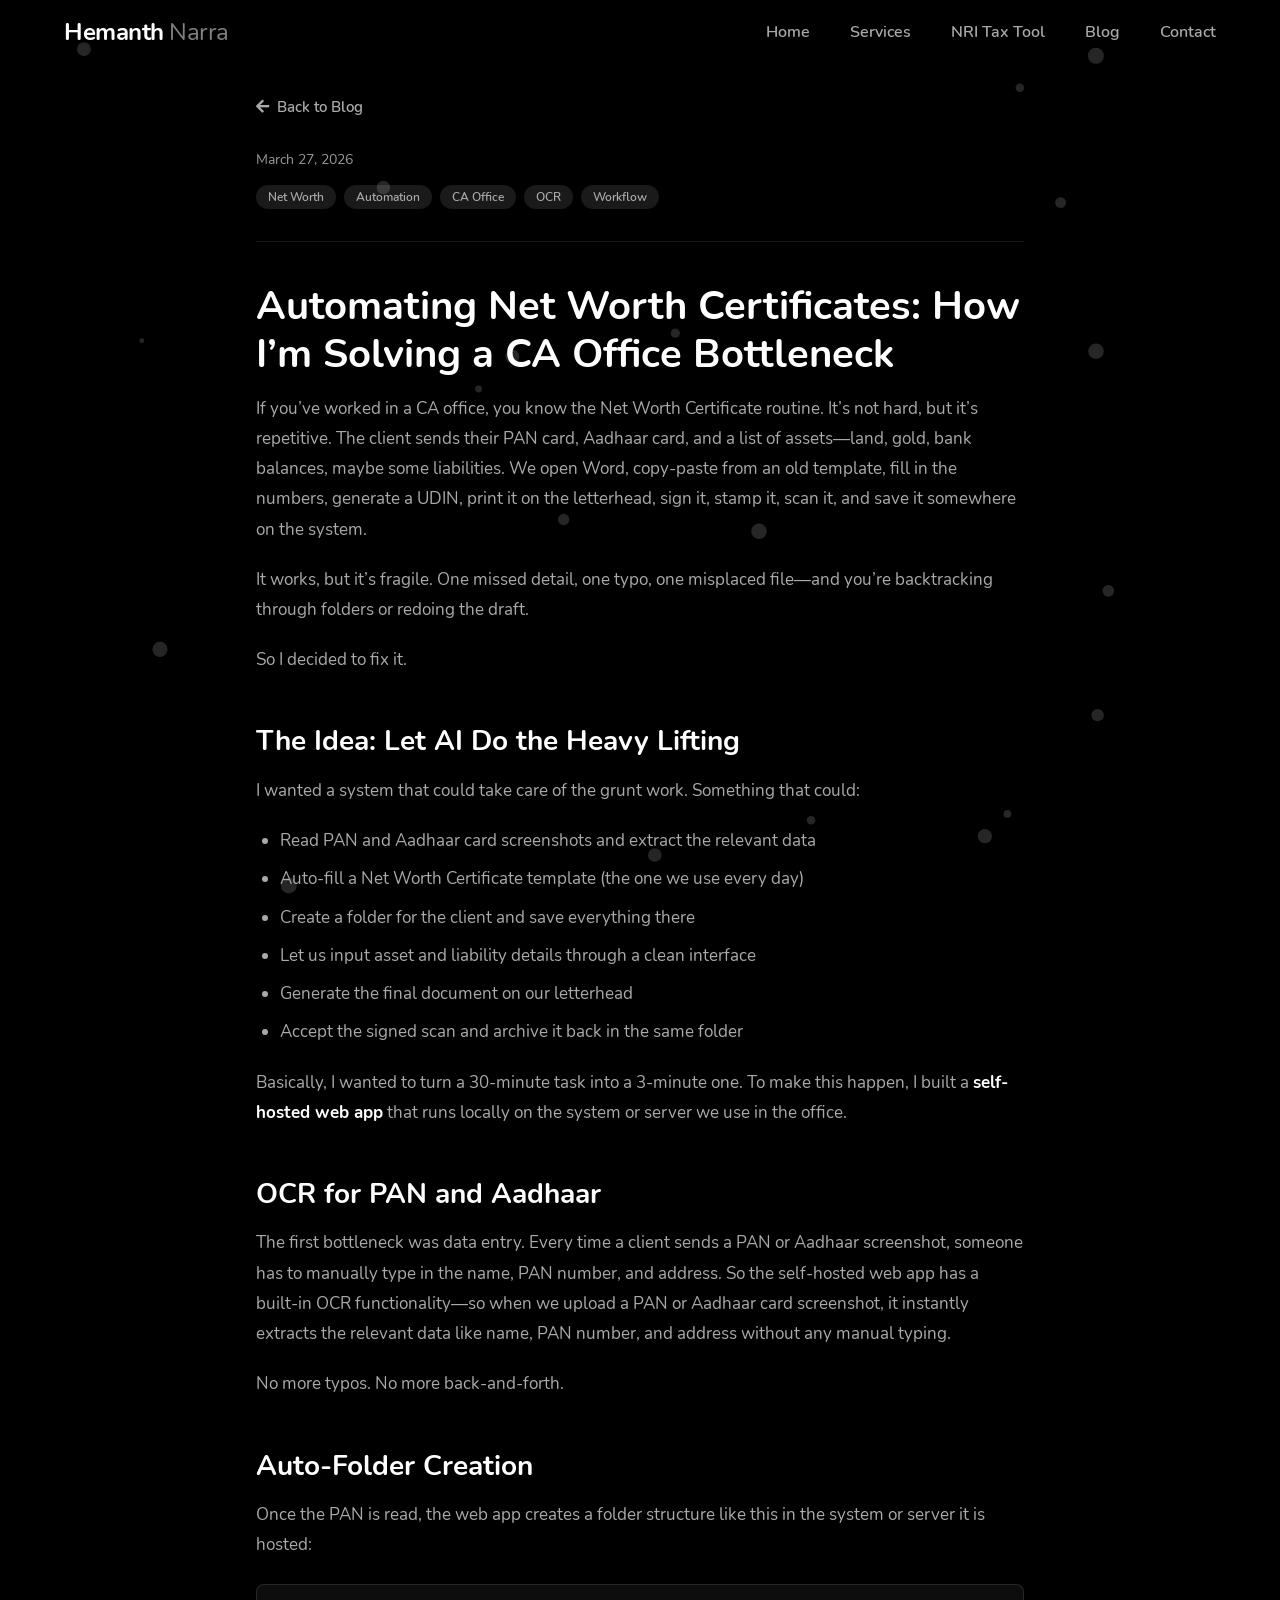
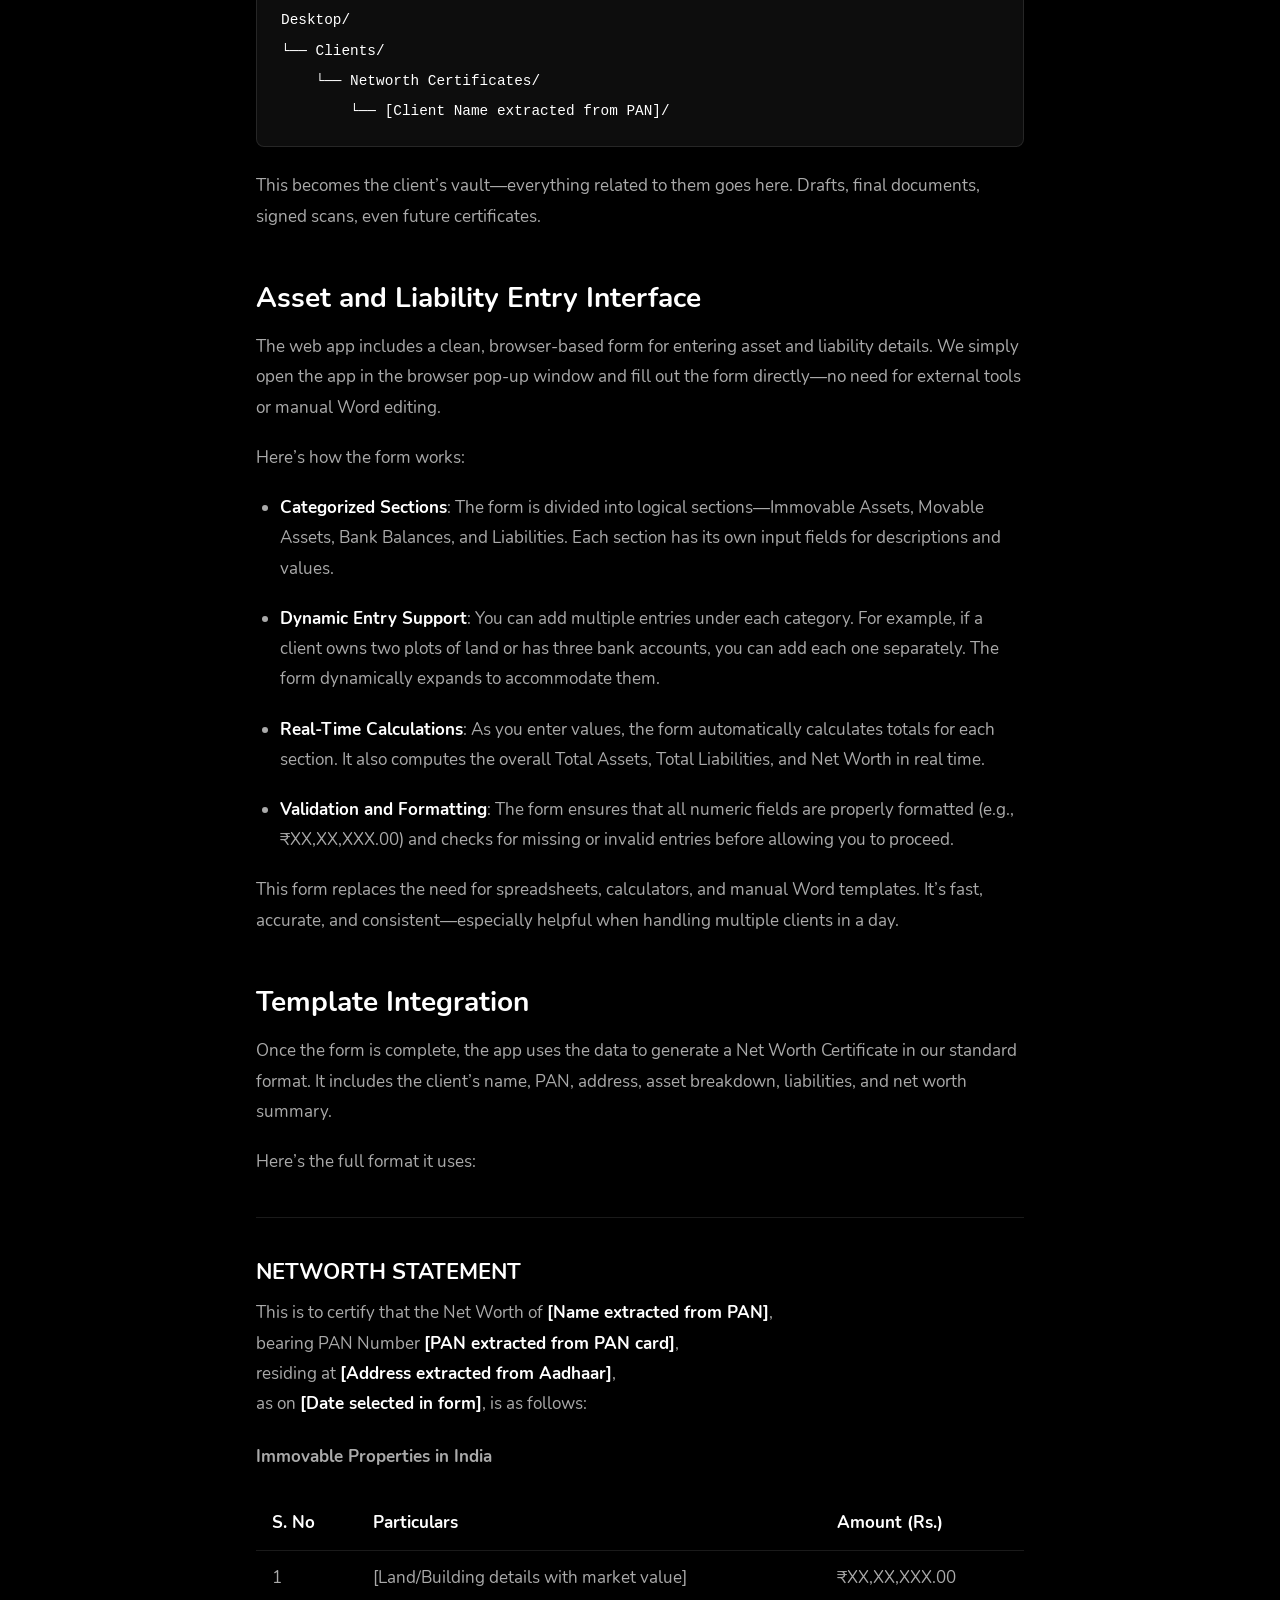
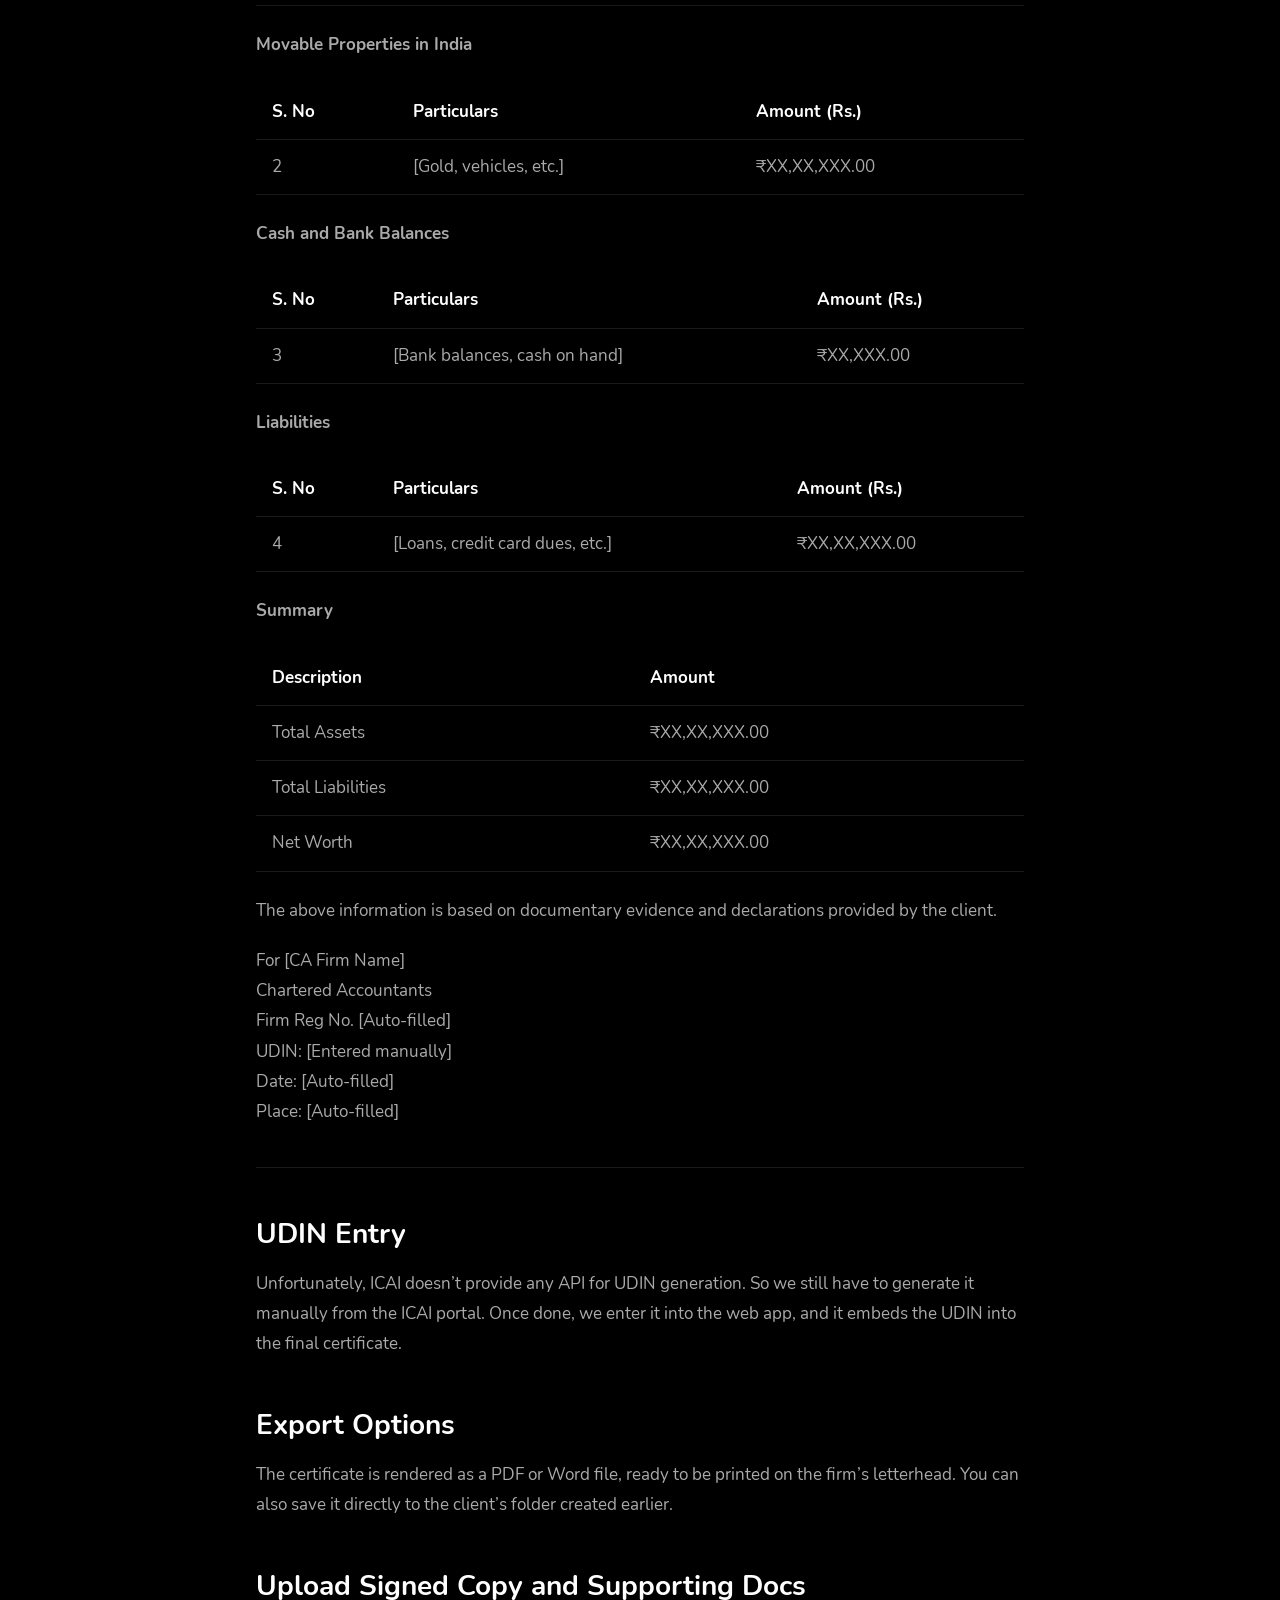
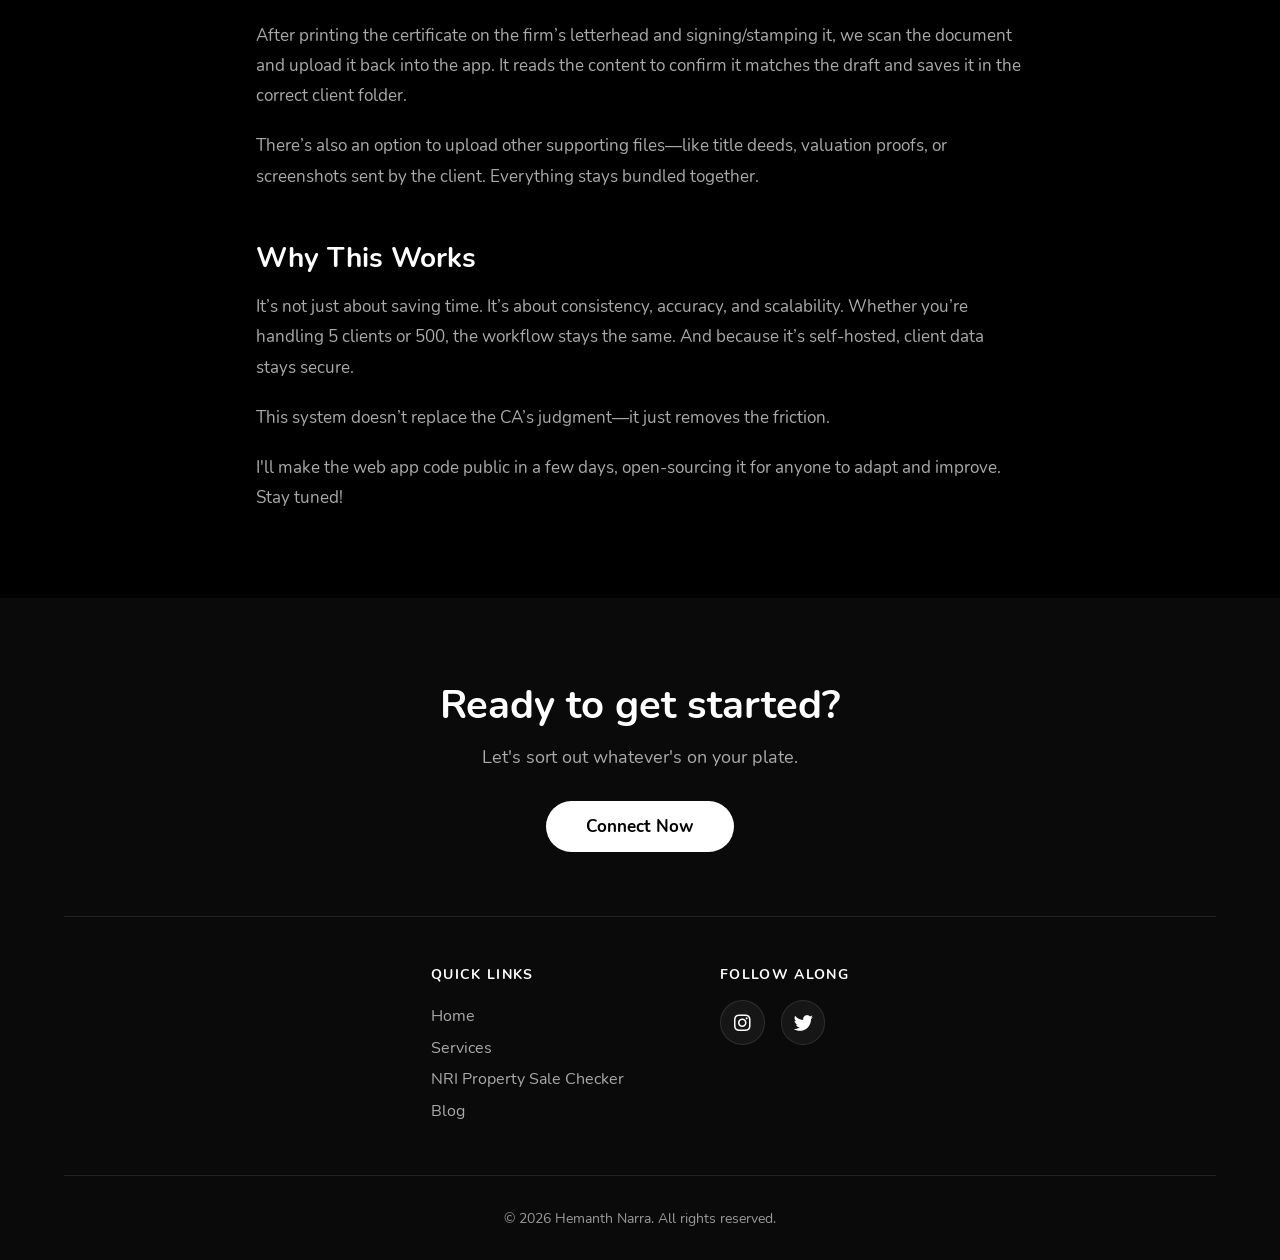
<file: blog/automating-net-worth-certificates.html>
<!DOCTYPE html>
<html lang="en">
<head>
    <meta charset="utf-8">
    <meta name="viewport" content="width=device-width, initial-scale=1">
    <title>Automating Net Worth Certificates — Hemanth Narra</title>
    <meta name="description" content="How a self-hosted web app automates Net Worth Certificates in a CA office, saving time and ensuring accuracy.">
    <link rel="canonical" href="https://hemanthnarra.in/blog/automating-net-worth-certificates.html">
    <meta property="og:url" content="https://hemanthnarra.in/blog/automating-net-worth-certificates.html">
    <meta property="og:type" content="article">
    <meta property="og:title" content="Automating Net Worth Certificates — Hemanth Narra">
    <meta property="og:description" content="How a self-hosted web app automates Net Worth Certificates in a CA office, saving time and ensuring accuracy.">
    <meta name="twitter:card" content="summary">
    <meta name="twitter:site" content="@CAHemanthnarra">
    <meta name="twitter:creator" content="@CAHemanthnarra">
    <meta name="twitter:title" content="Automating Net Worth Certificates — Hemanth Narra">
    <meta name="twitter:description" content="How a self-hosted web app automates Net Worth Certificates in a CA office, saving time and ensuring accuracy.">
    <link rel="stylesheet" type="text/css" href="../fonts/css/nunito.css">
    <link rel="stylesheet" type="text/css" href="../fonts/css/fontawesome.min.css">
    <link rel="stylesheet" type="text/css" href="../css/style.css">
    <link rel="stylesheet" type="text/css" href="blog.css">
    <link rel="icon" href="../fonts/circle_h_icon_199375.ico" type="image/x-icon">
</head>
<body>

<canvas id="bg" aria-hidden="true"></canvas>

<nav id="navbar" class="navbar scrolled">
    <div class="nav-inner">
        <a href="../index.html" class="nav-logo">Hemanth<span> Narra</span></a>
        <div id="nav-links" class="nav-links">
            <a href="../index.html">Home</a>
            <a href="../index.html#services">Services</a>
            <a href="../nri-property-sale-checker/">NRI Tax Tool</a>
            <a href="index.html">Blog</a>
            <a href="../index.html#contact">Contact</a>
        </div>
        <button class="nav-menu-btn" aria-label="Toggle menu" aria-expanded="false" aria-controls="nav-links">
            <i class="fas fa-bars"></i>
        </button>
    </div>
</nav>

<article class="article-section">
    <div class="article-inner">
        <a href="index.html" class="back-link">
            <i class="fas fa-arrow-left"></i>
            <span>Back to Blog</span>
        </a>

        <div class="article-meta">
            <div class="post-date">March 27, 2026</div>
            <div class="post-tags"><span class="post-tag">Net Worth</span><span class="post-tag">Automation</span><span class="post-tag">CA Office</span><span class="post-tag">OCR</span><span class="post-tag">Workflow</span></div>
        </div>

        <div class="article-content">
            <h1>Automating Net Worth Certificates: How I’m Solving a CA Office Bottleneck</h1>
<p>If you’ve worked in a CA office, you know the Net Worth Certificate routine. It’s not hard, but it’s repetitive. The client sends their PAN card, Aadhaar card, and a list of assets—land, gold, bank balances, maybe some liabilities. We open Word, copy-paste from an old template, fill in the numbers, generate a UDIN, print it on the letterhead, sign it, stamp it, scan it, and save it somewhere on the system.</p>
<p>It works, but it’s fragile. One missed detail, one typo, one misplaced file—and you’re backtracking through folders or redoing the draft.</p>
<p>So I decided to fix it.</p>
<h2>The Idea: Let AI Do the Heavy Lifting</h2>
<p>I wanted a system that could take care of the grunt work. Something that could:</p>
<ul>
<li>Read PAN and Aadhaar card screenshots and extract the relevant data  </li>
<li>Auto-fill a Net Worth Certificate template (the one we use every day)  </li>
<li>Create a folder for the client and save everything there  </li>
<li>Let us input asset and liability details through a clean interface  </li>
<li>Generate the final document on our letterhead  </li>
<li>Accept the signed scan and archive it back in the same folder  </li>
</ul>
<p>Basically, I wanted to turn a 30-minute task into a 3-minute one.
To make this happen, I built a <strong>self-hosted web app</strong> that runs locally on the system or server we use in the office.</p>
<h2>OCR for PAN and Aadhaar</h2>
<p>The first bottleneck was data entry. Every time a client sends a PAN or Aadhaar screenshot, someone has to manually type in the name, PAN number, and address. So the self-hosted web app has a built-in OCR functionality—so when we upload a PAN or Aadhaar card screenshot, it instantly extracts the relevant data like name, PAN number, and address without any manual typing.</p>
<p>No more typos. No more back-and-forth.</p>
<h2>Auto-Folder Creation</h2>
<p>Once the PAN is read, the web app creates a folder structure like this in the system or server it is hosted:</p>
<pre><code>Desktop/
└── Clients/
    └── Networth Certificates/
        └── [Client Name extracted from PAN]/
</code></pre>
<p>This becomes the client’s vault—everything related to them goes here. Drafts, final documents, signed scans, even future certificates.</p>
<h2>Asset and Liability Entry Interface</h2>
<p>The web app includes a clean, browser-based form for entering asset and liability details. We simply open the app in the browser pop-up window and fill out the form directly—no need for external tools or manual Word editing.</p>
<p>Here’s how the form works:</p>
<ul>
<li>
<p><strong>Categorized Sections</strong>: The form is divided into logical sections—Immovable Assets, Movable Assets, Bank Balances, and Liabilities. Each section has its own input fields for descriptions and values.</p>
</li>
<li>
<p><strong>Dynamic Entry Support</strong>: You can add multiple entries under each category. For example, if a client owns two plots of land or has three bank accounts, you can add each one separately. The form dynamically expands to accommodate them.</p>
</li>
<li>
<p><strong>Real-Time Calculations</strong>: As you enter values, the form automatically calculates totals for each section. It also computes the overall Total Assets, Total Liabilities, and Net Worth in real time.</p>
</li>
<li>
<p><strong>Validation and Formatting</strong>: The form ensures that all numeric fields are properly formatted (e.g., ₹XX,XX,XXX.00) and checks for missing or invalid entries before allowing you to proceed.</p>
</li>
</ul>
<p>This form replaces the need for spreadsheets, calculators, and manual Word templates. It’s fast, accurate, and consistent—especially helpful when handling multiple clients in a day.</p>
<h2>Template Integration</h2>
<p>Once the form is complete, the app uses the data to generate a Net Worth Certificate in our standard format. It includes the client’s name, PAN, address, asset breakdown, liabilities, and net worth summary.</p>
<p>Here’s the full format it uses:</p>
<hr />
<h3>NETWORTH STATEMENT</h3>
<p>This is to certify that the Net Worth of <strong>[Name extracted from PAN]</strong>,<br />
bearing PAN Number <strong>[PAN extracted from PAN card]</strong>,<br />
residing at <strong>[Address extracted from Aadhaar]</strong>,<br />
as on <strong>[Date selected in form]</strong>, is as follows:</p>
<h4>Immovable Properties in India</h4>
<table>
<thead>
<tr>
<th>S. No</th>
<th>Particulars</th>
<th>Amount (Rs.)</th>
</tr>
</thead>
<tbody>
<tr>
<td>1</td>
<td>[Land/Building details with market value]</td>
<td>₹XX,XX,XXX.00</td>
</tr>
</tbody>
</table>
<h4>Movable Properties in India</h4>
<table>
<thead>
<tr>
<th>S. No</th>
<th>Particulars</th>
<th>Amount (Rs.)</th>
</tr>
</thead>
<tbody>
<tr>
<td>2</td>
<td>[Gold, vehicles, etc.]</td>
<td>₹XX,XX,XXX.00</td>
</tr>
</tbody>
</table>
<h4>Cash and Bank Balances</h4>
<table>
<thead>
<tr>
<th>S. No</th>
<th>Particulars</th>
<th>Amount (Rs.)</th>
</tr>
</thead>
<tbody>
<tr>
<td>3</td>
<td>[Bank balances, cash on hand]</td>
<td>₹XX,XXX.00</td>
</tr>
</tbody>
</table>
<h4>Liabilities</h4>
<table>
<thead>
<tr>
<th>S. No</th>
<th>Particulars</th>
<th>Amount (Rs.)</th>
</tr>
</thead>
<tbody>
<tr>
<td>4</td>
<td>[Loans, credit card dues, etc.]</td>
<td>₹XX,XX,XXX.00</td>
</tr>
</tbody>
</table>
<h4>Summary</h4>
<table>
<thead>
<tr>
<th>Description</th>
<th>Amount</th>
</tr>
</thead>
<tbody>
<tr>
<td>Total Assets</td>
<td>₹XX,XX,XXX.00</td>
</tr>
<tr>
<td>Total Liabilities</td>
<td>₹XX,XX,XXX.00</td>
</tr>
<tr>
<td>Net Worth</td>
<td>₹XX,XX,XXX.00</td>
</tr>
</tbody>
</table>
<p>The above information is based on documentary evidence and declarations provided by the client.</p>
<p>For [CA Firm Name]<br />
Chartered Accountants<br />
Firm Reg No. [Auto-filled]<br />
UDIN: [Entered manually]<br />
Date: [Auto-filled]<br />
Place: [Auto-filled]</p>
<hr />
<h2>UDIN Entry</h2>
<p>Unfortunately, ICAI doesn’t provide any API for UDIN generation. So we still have to generate it manually from the ICAI portal. Once done, we enter it into the web app, and it embeds the UDIN into the final certificate.</p>
<h2>Export Options</h2>
<p>The certificate is rendered as a PDF or Word file, ready to be printed on the firm’s letterhead. You can also save it directly to the client’s folder created earlier.</p>
<h2>Upload Signed Copy and Supporting Docs</h2>
<p>After printing the certificate on the firm’s letterhead and signing/stamping it, we scan the document and upload it back into the app. It reads the content to confirm it matches the draft and saves it in the correct client folder.</p>
<p>There’s also an option to upload other supporting files—like title deeds, valuation proofs, or screenshots sent by the client. Everything stays bundled together.</p>
<h2>Why This Works</h2>
<p>It’s not just about saving time. It’s about consistency, accuracy, and scalability. Whether you’re handling 5 clients or 500, the workflow stays the same. And because it’s self-hosted, client data stays secure.</p>
<p>This system doesn’t replace the CA’s judgment—it just removes the friction.</p>
<p>I'll make the web app code public in a few days, open-sourcing it for anyone to adapt and improve. Stay tuned!</p>
        </div>
    </div>
</article>

<footer id="contact" class="site-footer">
    <div class="footer-inner">
        <div class="footer-cta">
            <h2>Ready to get started?</h2>
            <p>Let's sort out whatever's on your plate.</p>
            <a href="https://forms.gle/b6mmNs5mysbTqsaD6" target="_blank" rel="noopener noreferrer" class="footer-btn">Connect Now</a>
        </div>
        <div class="footer-links">
            <div class="footer-col">
                <h4>Quick Links</h4>
                <a href="../index.html">Home</a>
                <a href="../index.html#services">Services</a>
                <a href="../nri-property-sale-checker/">NRI Property Sale Checker</a>
                <a href="index.html">Blog</a>
            </div>
            <div class="footer-col">
                <h4>Follow Along</h4>
                <div class="social-links">
                    <a href="https://www.instagram.com/hemanthnarrax/" target="_blank" rel="noopener noreferrer" aria-label="Instagram">
                        <i class="fab fa-instagram"></i>
                    </a>
                    <a href="https://x.com/CAHemanthnarra" target="_blank" rel="noopener noreferrer" aria-label="X (Twitter)">
                        <i class="fab fa-twitter"></i>
                    </a>
                </div>
            </div>
        </div>
        <div class="footer-bottom">
            <p>&copy; 2026 Hemanth Narra. All rights reserved.</p>
        </div>
    </div>
</footer>

<script src="blog.js"></script>
</body>
</html>
</file>
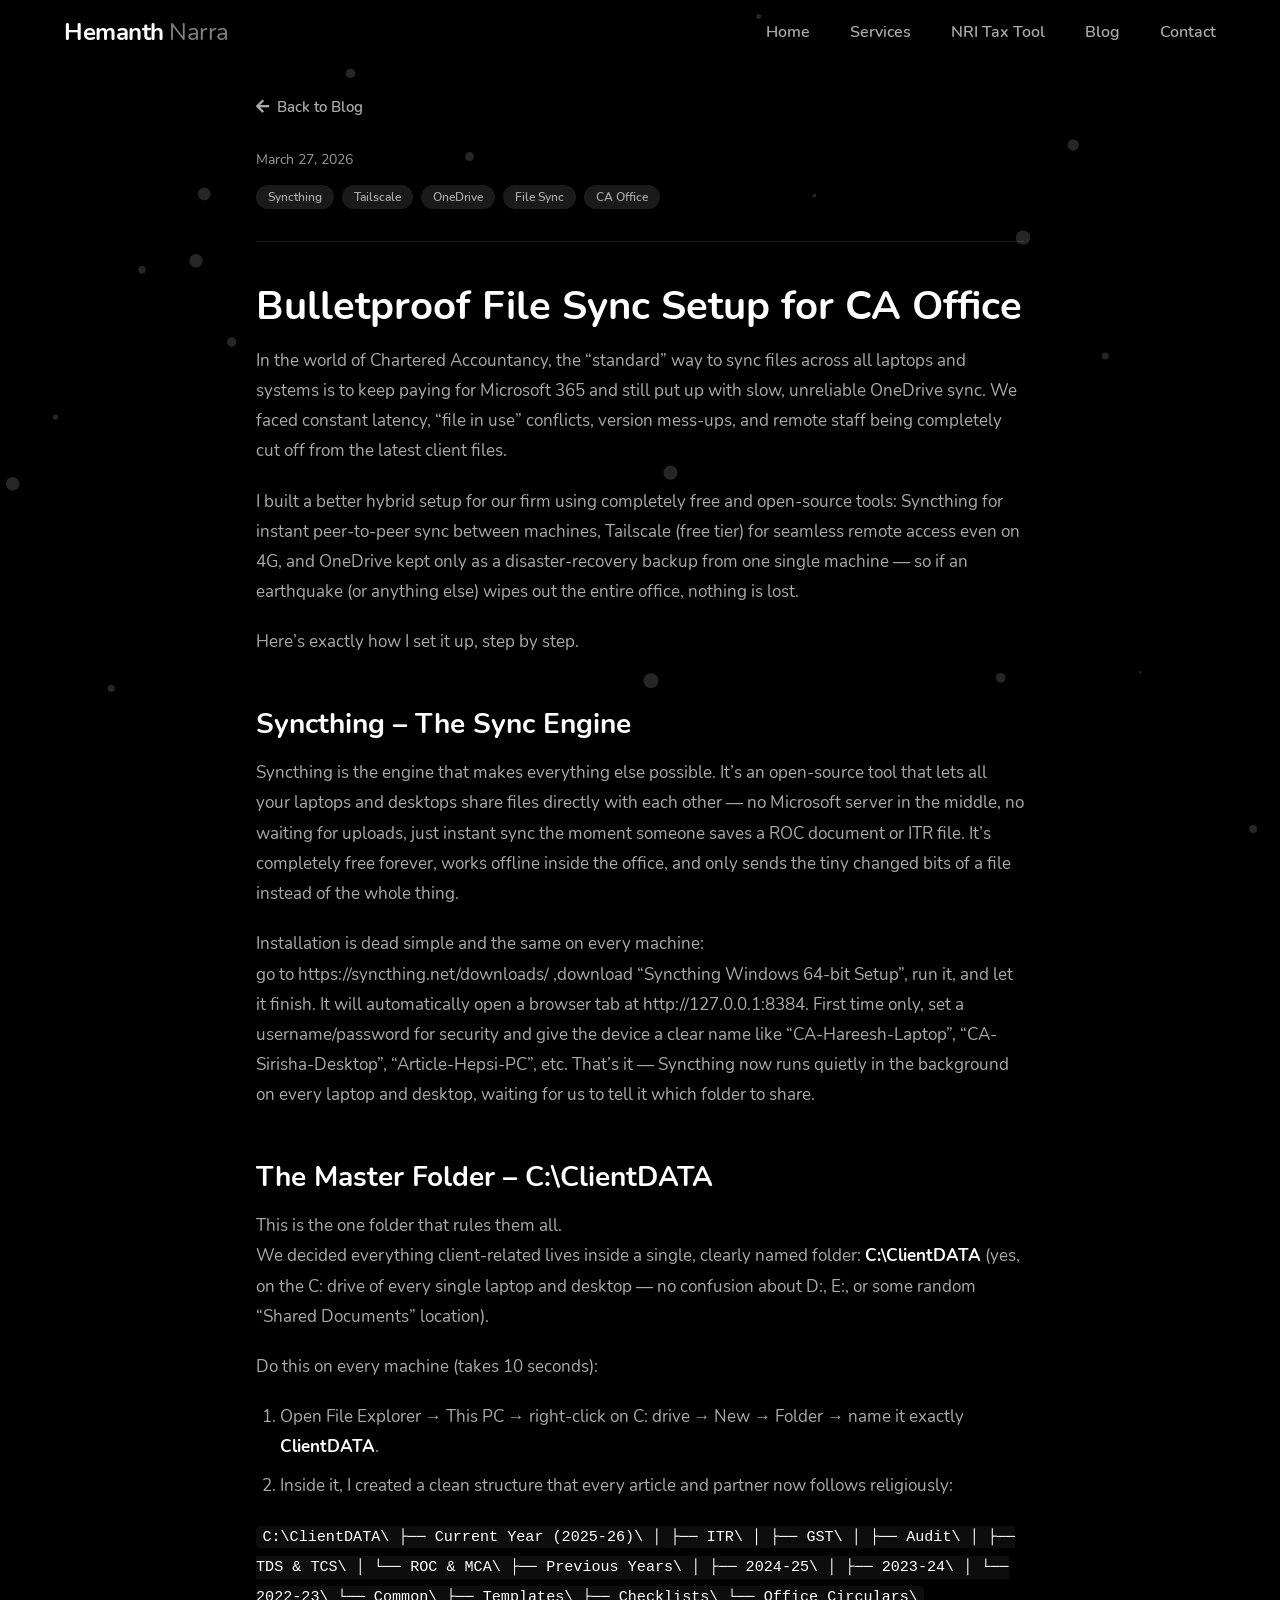
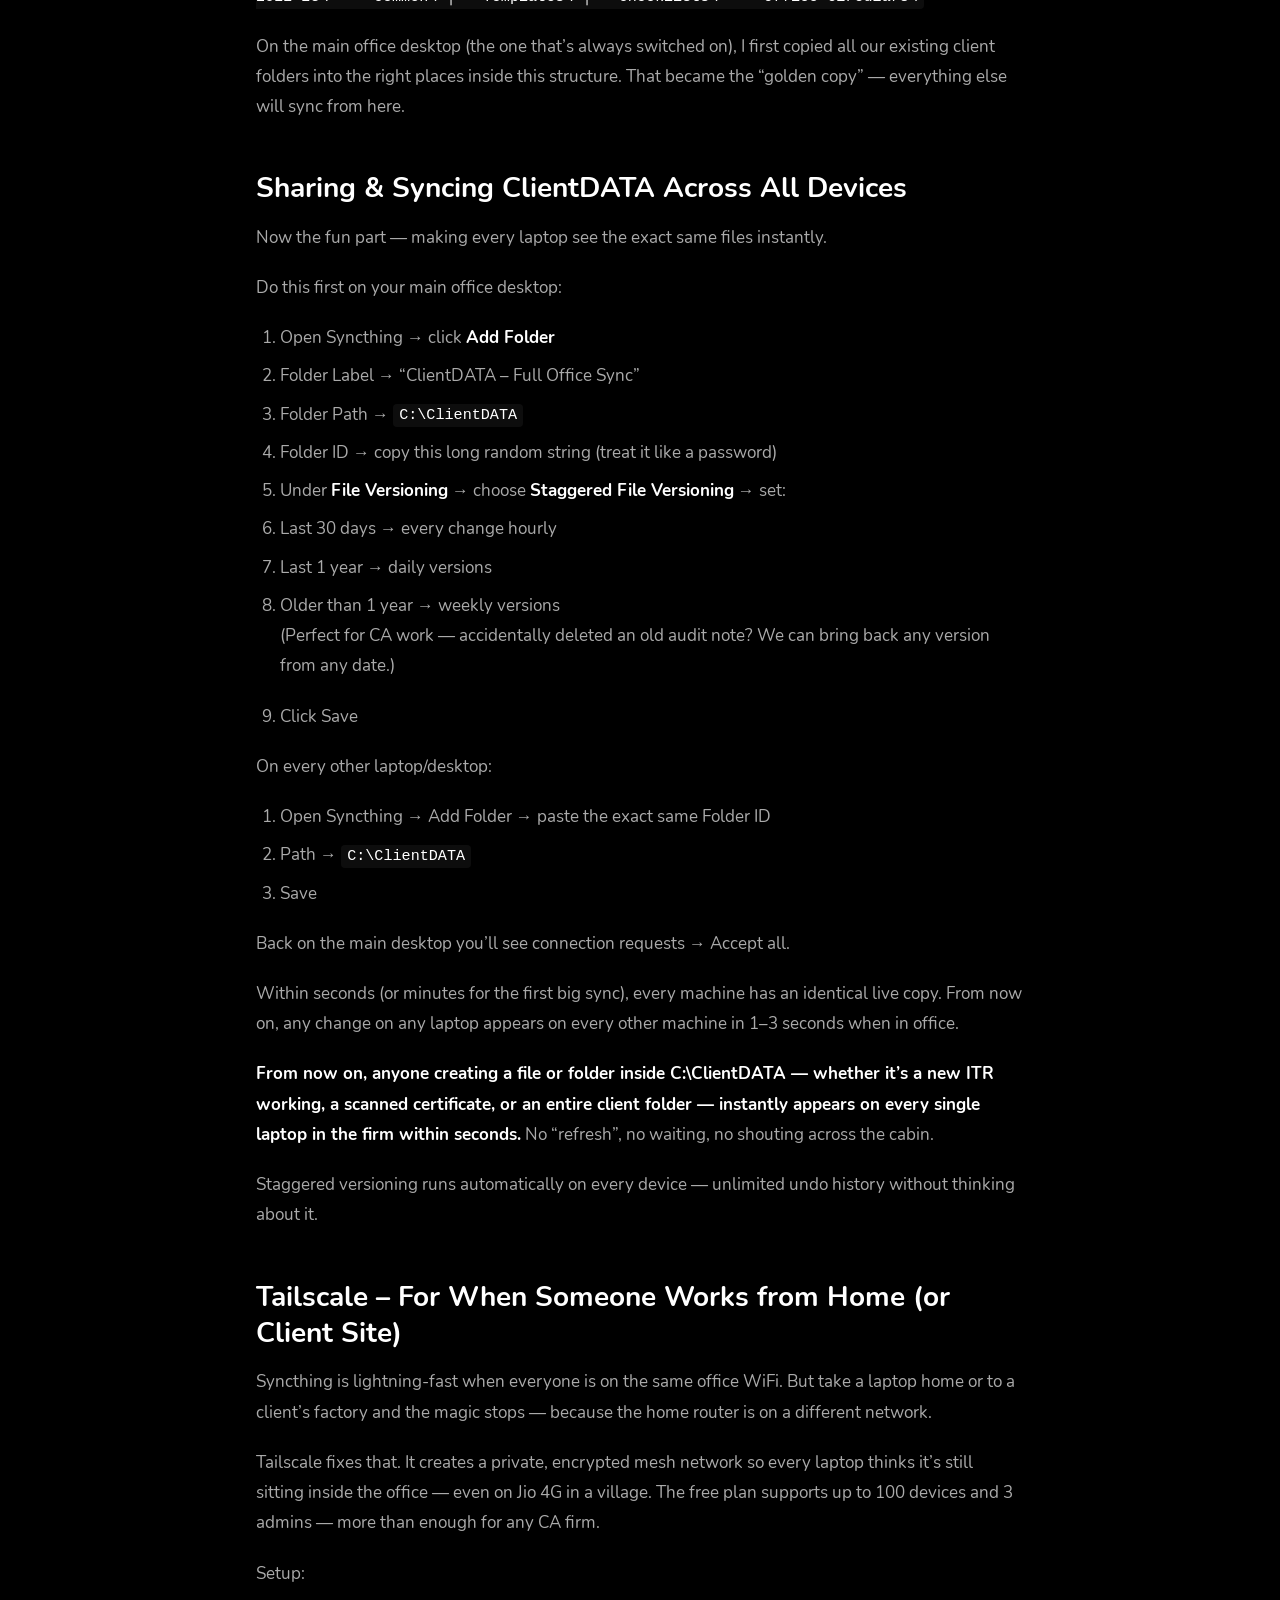
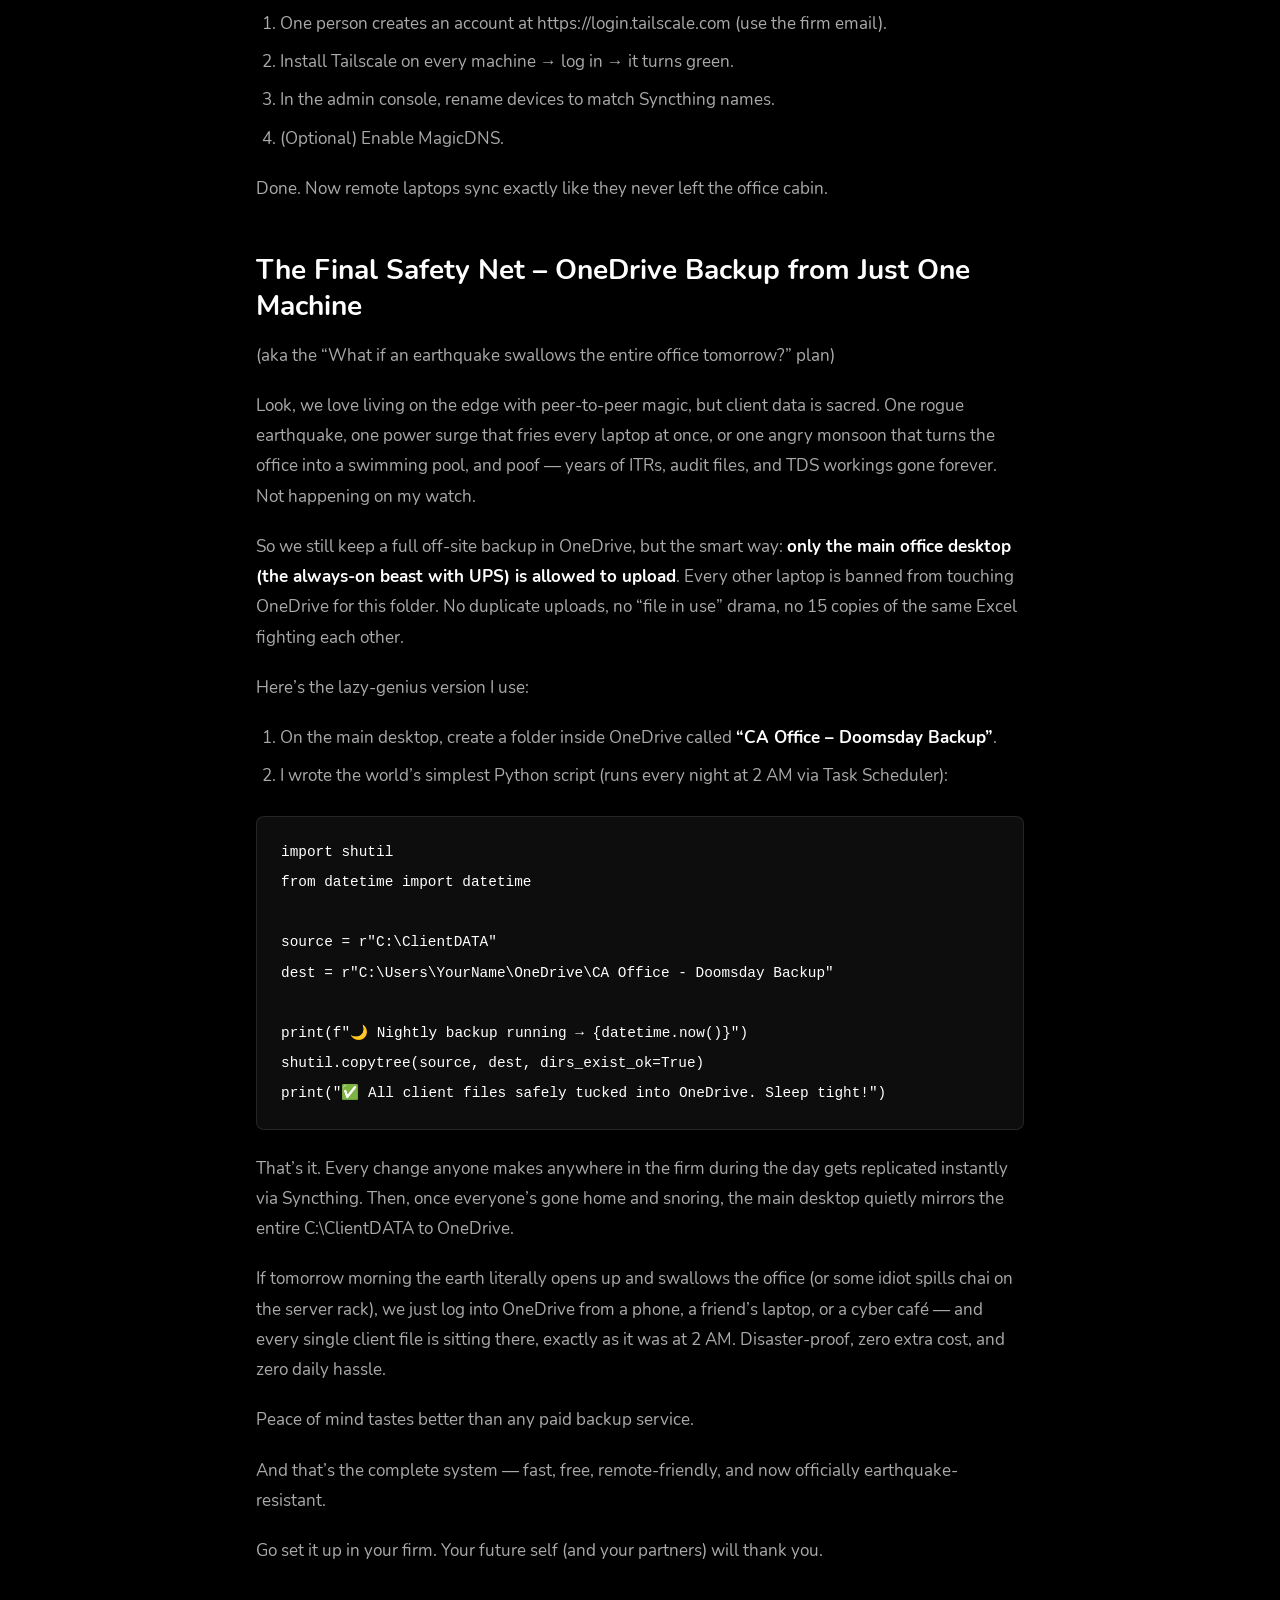
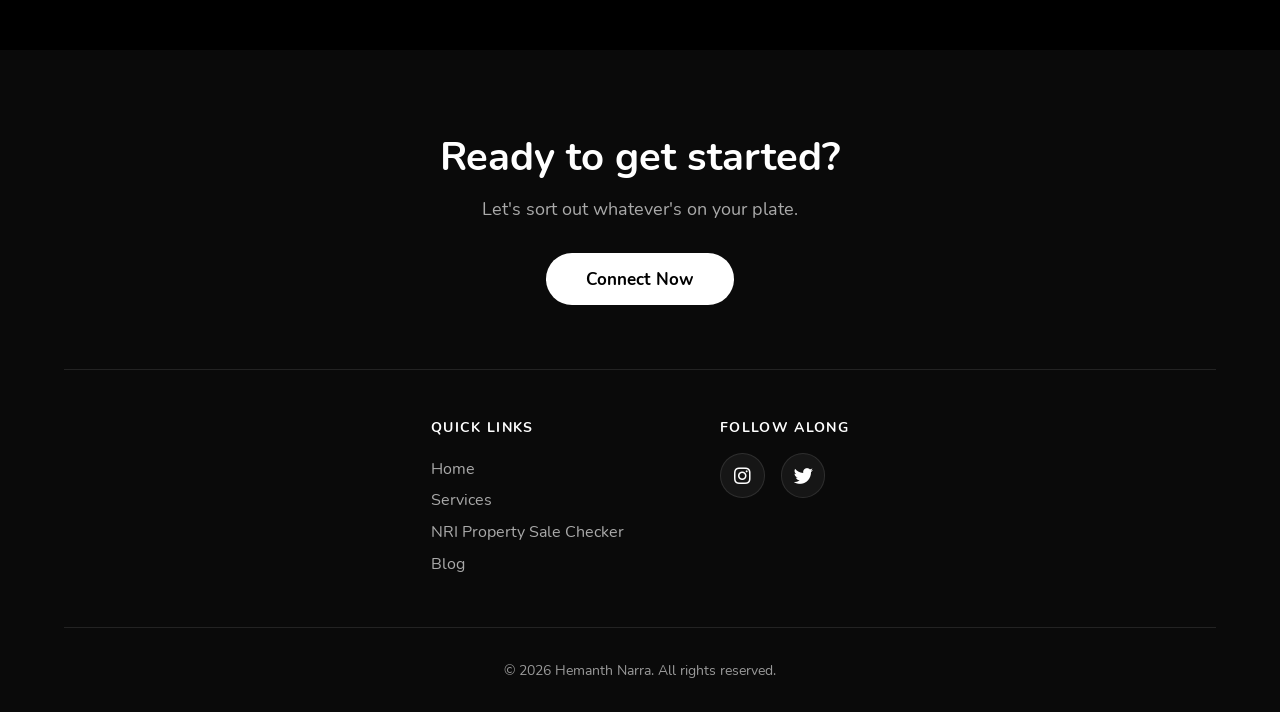
<file: blog/bulletproof-file-sync-setup-for-ca-office.html>
<!DOCTYPE html>
<html lang="en">
<head>
    <meta charset="utf-8">
    <meta name="viewport" content="width=device-width, initial-scale=1">
    <title>Bulletproof File Sync Setup for CA Office — Hemanth Narra</title>
    <meta name="description" content="A step-by-step guide to setting up a fast, reliable, and disaster-proof file sync system for Chartered Accountancy firms using free tools.">
    <link rel="canonical" href="https://hemanthnarra.in/blog/bulletproof-file-sync-setup-for-ca-office.html">
    <meta property="og:url" content="https://hemanthnarra.in/blog/bulletproof-file-sync-setup-for-ca-office.html">
    <meta property="og:type" content="article">
    <meta property="og:title" content="Bulletproof File Sync Setup for CA Office — Hemanth Narra">
    <meta property="og:description" content="A step-by-step guide to setting up a fast, reliable, and disaster-proof file sync system for Chartered Accountancy firms using free tools.">
    <meta name="twitter:card" content="summary">
    <meta name="twitter:site" content="@CAHemanthnarra">
    <meta name="twitter:creator" content="@CAHemanthnarra">
    <meta name="twitter:title" content="Bulletproof File Sync Setup for CA Office — Hemanth Narra">
    <meta name="twitter:description" content="A step-by-step guide to setting up a fast, reliable, and disaster-proof file sync system for Chartered Accountancy firms using free tools.">
    <link rel="stylesheet" type="text/css" href="../fonts/css/nunito.css">
    <link rel="stylesheet" type="text/css" href="../fonts/css/fontawesome.min.css">
    <link rel="stylesheet" type="text/css" href="../css/style.css">
    <link rel="stylesheet" type="text/css" href="blog.css">
    <link rel="icon" href="../fonts/circle_h_icon_199375.ico" type="image/x-icon">
</head>
<body>

<canvas id="bg" aria-hidden="true"></canvas>

<nav id="navbar" class="navbar scrolled">
    <div class="nav-inner">
        <a href="../index.html" class="nav-logo">Hemanth<span> Narra</span></a>
        <div id="nav-links" class="nav-links">
            <a href="../index.html">Home</a>
            <a href="../index.html#services">Services</a>
            <a href="../nri-property-sale-checker/">NRI Tax Tool</a>
            <a href="index.html">Blog</a>
            <a href="../index.html#contact">Contact</a>
        </div>
        <button class="nav-menu-btn" aria-label="Toggle menu" aria-expanded="false" aria-controls="nav-links">
            <i class="fas fa-bars"></i>
        </button>
    </div>
</nav>

<article class="article-section">
    <div class="article-inner">
        <a href="index.html" class="back-link">
            <i class="fas fa-arrow-left"></i>
            <span>Back to Blog</span>
        </a>

        <div class="article-meta">
            <div class="post-date">March 27, 2026</div>
            <div class="post-tags"><span class="post-tag">Syncthing</span><span class="post-tag">Tailscale</span><span class="post-tag">OneDrive</span><span class="post-tag">File Sync</span><span class="post-tag">CA Office</span></div>
        </div>

        <div class="article-content">
            <h1>Bulletproof File Sync Setup for CA Office</h1>
<p>In the world of Chartered Accountancy, the “standard” way to sync files across all laptops and systems is to keep paying for Microsoft 365 and still put up with slow, unreliable OneDrive sync. We faced constant latency, “file in use” conflicts, version mess-ups, and remote staff being completely cut off from the latest client files.</p>
<p>I built a better hybrid setup for our firm using completely free and open-source tools: Syncthing for instant peer-to-peer sync between machines, Tailscale (free tier) for seamless remote access even on 4G, and OneDrive kept only as a disaster-recovery backup from one single machine — so if an earthquake (or anything else) wipes out the entire office, nothing is lost.</p>
<p>Here’s exactly how I set it up, step by step.</p>
<h2>Syncthing – The Sync Engine</h2>
<p>Syncthing is the engine that makes everything else possible. It’s an open-source tool that lets all your laptops and desktops share files directly with each other — no Microsoft server in the middle, no waiting for uploads, just instant sync the moment someone saves a ROC document or ITR file. It’s completely free forever, works offline inside the office, and only sends the tiny changed bits of a file instead of the whole thing.</p>
<p>Installation is dead simple and the same on every machine:<br />
go to https://syncthing.net/downloads/ ,download “Syncthing Windows 64-bit Setup”, run it, and let it finish. It will automatically open a browser tab at http://127.0.0.1:8384. First time only, set a username/password for security and give the device a clear name like “CA-Hareesh-Laptop”, “CA-Sirisha-Desktop”, “Article-Hepsi-PC”, etc. That’s it — Syncthing now runs quietly in the background on every laptop and desktop, waiting for us to tell it which folder to share.</p>
<h2>The Master Folder – C:\ClientDATA</h2>
<p>This is the one folder that rules them all.<br />
We decided everything client-related lives inside a single, clearly named folder: <strong>C:\ClientDATA</strong> (yes, on the C: drive of every single laptop and desktop — no confusion about D:, E:, or some random “Shared Documents” location).</p>
<p>Do this on every machine (takes 10 seconds):</p>
<ol>
<li>Open File Explorer → This PC → right-click on C: drive → New → Folder → name it exactly <strong>ClientDATA</strong>.</li>
<li>Inside it, I created a clean structure that every article and partner now follows religiously:</li>
</ol>
<p><code>C:\ClientDATA\
├── Current Year (2025-26)\
│   ├── ITR\
│   ├── GST\
│   ├── Audit\
│   ├── TDS &amp; TCS\
│   └── ROC &amp; MCA\
├── Previous Years\
│   ├── 2024-25\
│   ├── 2023-24\
│   └── 2022-23\
└── Common\
    ├── Templates\
    ├── Checklists\
    └── Office Circulars\</code></p>
<p>On the main office desktop (the one that’s always switched on), I first copied all our existing client folders into the right places inside this structure. That became the “golden copy” — everything else will sync from here.</p>
<h2>Sharing &amp; Syncing ClientDATA Across All Devices</h2>
<p>Now the fun part — making every laptop see the exact same files instantly.</p>
<p>Do this first on your main office desktop:</p>
<ol>
<li>Open Syncthing → click <strong>Add Folder</strong></li>
<li>Folder Label → “ClientDATA – Full Office Sync”</li>
<li>Folder Path → <code>C:\ClientDATA</code></li>
<li>Folder ID → copy this long random string (treat it like a password)</li>
<li>Under <strong>File Versioning</strong> → choose <strong>Staggered File Versioning</strong> → set:</li>
<li>Last 30 days → every change hourly</li>
<li>Last 1 year → daily versions</li>
<li>
<p>Older than 1 year → weekly versions<br />
   (Perfect for CA work — accidentally deleted an old audit note? We can bring back any version from any date.)</p>
</li>
<li>
<p>Click Save</p>
</li>
</ol>
<p>On every other laptop/desktop:</p>
<ol>
<li>Open Syncthing → Add Folder → paste the exact same Folder ID</li>
<li>Path → <code>C:\ClientDATA</code></li>
<li>Save</li>
</ol>
<p>Back on the main desktop you’ll see connection requests → Accept all.</p>
<p>Within seconds (or minutes for the first big sync), every machine has an identical live copy. From now on, any change on any laptop appears on every other machine in 1–3 seconds when in office.</p>
<p><strong>From now on, anyone creating a file or folder inside C:\ClientDATA — whether it’s a new ITR working, a scanned certificate, or an entire client folder — instantly appears on every single laptop in the firm within seconds.</strong> No “refresh”, no waiting, no shouting across the cabin.</p>
<p>Staggered versioning runs automatically on every device — unlimited undo history without thinking about it.</p>
<h2>Tailscale – For When Someone Works from Home (or Client Site)</h2>
<p>Syncthing is lightning-fast when everyone is on the same office WiFi. But take a laptop home or to a client’s factory and the magic stops — because the home router is on a different network.</p>
<p>Tailscale fixes that. It creates a private, encrypted mesh network so every laptop thinks it’s still sitting inside the office — even on Jio 4G in a village. The free plan supports up to 100 devices and 3 admins — more than enough for any CA firm.</p>
<p>Setup:</p>
<ol>
<li>One person creates an account at https://login.tailscale.com (use the firm email).</li>
<li>Install Tailscale on every machine → log in → it turns green.</li>
<li>In the admin console, rename devices to match Syncthing names.</li>
<li>(Optional) Enable MagicDNS.</li>
</ol>
<p>Done. Now remote laptops sync exactly like they never left the office cabin.</p>
<h2>The Final Safety Net – OneDrive Backup from Just One Machine</h2>
<p>(aka the “What if an earthquake swallows the entire office tomorrow?” plan)</p>
<p>Look, we love living on the edge with peer-to-peer magic, but client data is sacred. One rogue earthquake, one power surge that fries every laptop at once, or one angry monsoon that turns the office into a swimming pool, and poof — years of ITRs, audit files, and TDS workings gone forever. Not happening on my watch.</p>
<p>So we still keep a full off-site backup in OneDrive, but the smart way: <strong>only the main office desktop (the always-on beast with UPS) is allowed to upload</strong>. Every other laptop is banned from touching OneDrive for this folder. No duplicate uploads, no “file in use” drama, no 15 copies of the same Excel fighting each other.</p>
<p>Here’s the lazy-genius version I use:</p>
<ol>
<li>On the main desktop, create a folder inside OneDrive called <strong>“CA Office – Doomsday Backup”</strong>.</li>
<li>I wrote the world’s simplest Python script (runs every night at 2 AM via Task Scheduler):</li>
</ol>
<pre><code class="language-python">import shutil
from datetime import datetime

source = r&quot;C:\ClientDATA&quot;
dest = r&quot;C:\Users\YourName\OneDrive\CA Office - Doomsday Backup&quot;

print(f&quot;🌙 Nightly backup running → {datetime.now()}&quot;)
shutil.copytree(source, dest, dirs_exist_ok=True)
print(&quot;✅ All client files safely tucked into OneDrive. Sleep tight!&quot;)
</code></pre>
<p>That’s it. Every change anyone makes anywhere in the firm during the day gets replicated instantly via Syncthing. Then, once everyone’s gone home and snoring, the main desktop quietly mirrors the entire C:\ClientDATA to OneDrive.</p>
<p>If tomorrow morning the earth literally opens up and swallows the office (or some idiot spills chai on the server rack), we just log into OneDrive from a phone, a friend’s laptop, or a cyber café — and every single client file is sitting there, exactly as it was at 2 AM. Disaster-proof, zero extra cost, and zero daily hassle.</p>
<p>Peace of mind tastes better than any paid backup service.</p>
<p>And that’s the complete system — fast, free, remote-friendly, and now officially earthquake-resistant.</p>
<p>Go set it up in your firm. Your future self (and your partners) will thank you.</p>
        </div>
    </div>
</article>

<footer id="contact" class="site-footer">
    <div class="footer-inner">
        <div class="footer-cta">
            <h2>Ready to get started?</h2>
            <p>Let's sort out whatever's on your plate.</p>
            <a href="https://forms.gle/b6mmNs5mysbTqsaD6" target="_blank" rel="noopener noreferrer" class="footer-btn">Connect Now</a>
        </div>
        <div class="footer-links">
            <div class="footer-col">
                <h4>Quick Links</h4>
                <a href="../index.html">Home</a>
                <a href="../index.html#services">Services</a>
                <a href="../nri-property-sale-checker/">NRI Property Sale Checker</a>
                <a href="index.html">Blog</a>
            </div>
            <div class="footer-col">
                <h4>Follow Along</h4>
                <div class="social-links">
                    <a href="https://www.instagram.com/hemanthnarrax/" target="_blank" rel="noopener noreferrer" aria-label="Instagram">
                        <i class="fab fa-instagram"></i>
                    </a>
                    <a href="https://x.com/CAHemanthnarra" target="_blank" rel="noopener noreferrer" aria-label="X (Twitter)">
                        <i class="fab fa-twitter"></i>
                    </a>
                </div>
            </div>
        </div>
        <div class="footer-bottom">
            <p>&copy; 2026 Hemanth Narra. All rights reserved.</p>
        </div>
    </div>
</footer>

<script src="blog.js"></script>
</body>
</html>
</file>
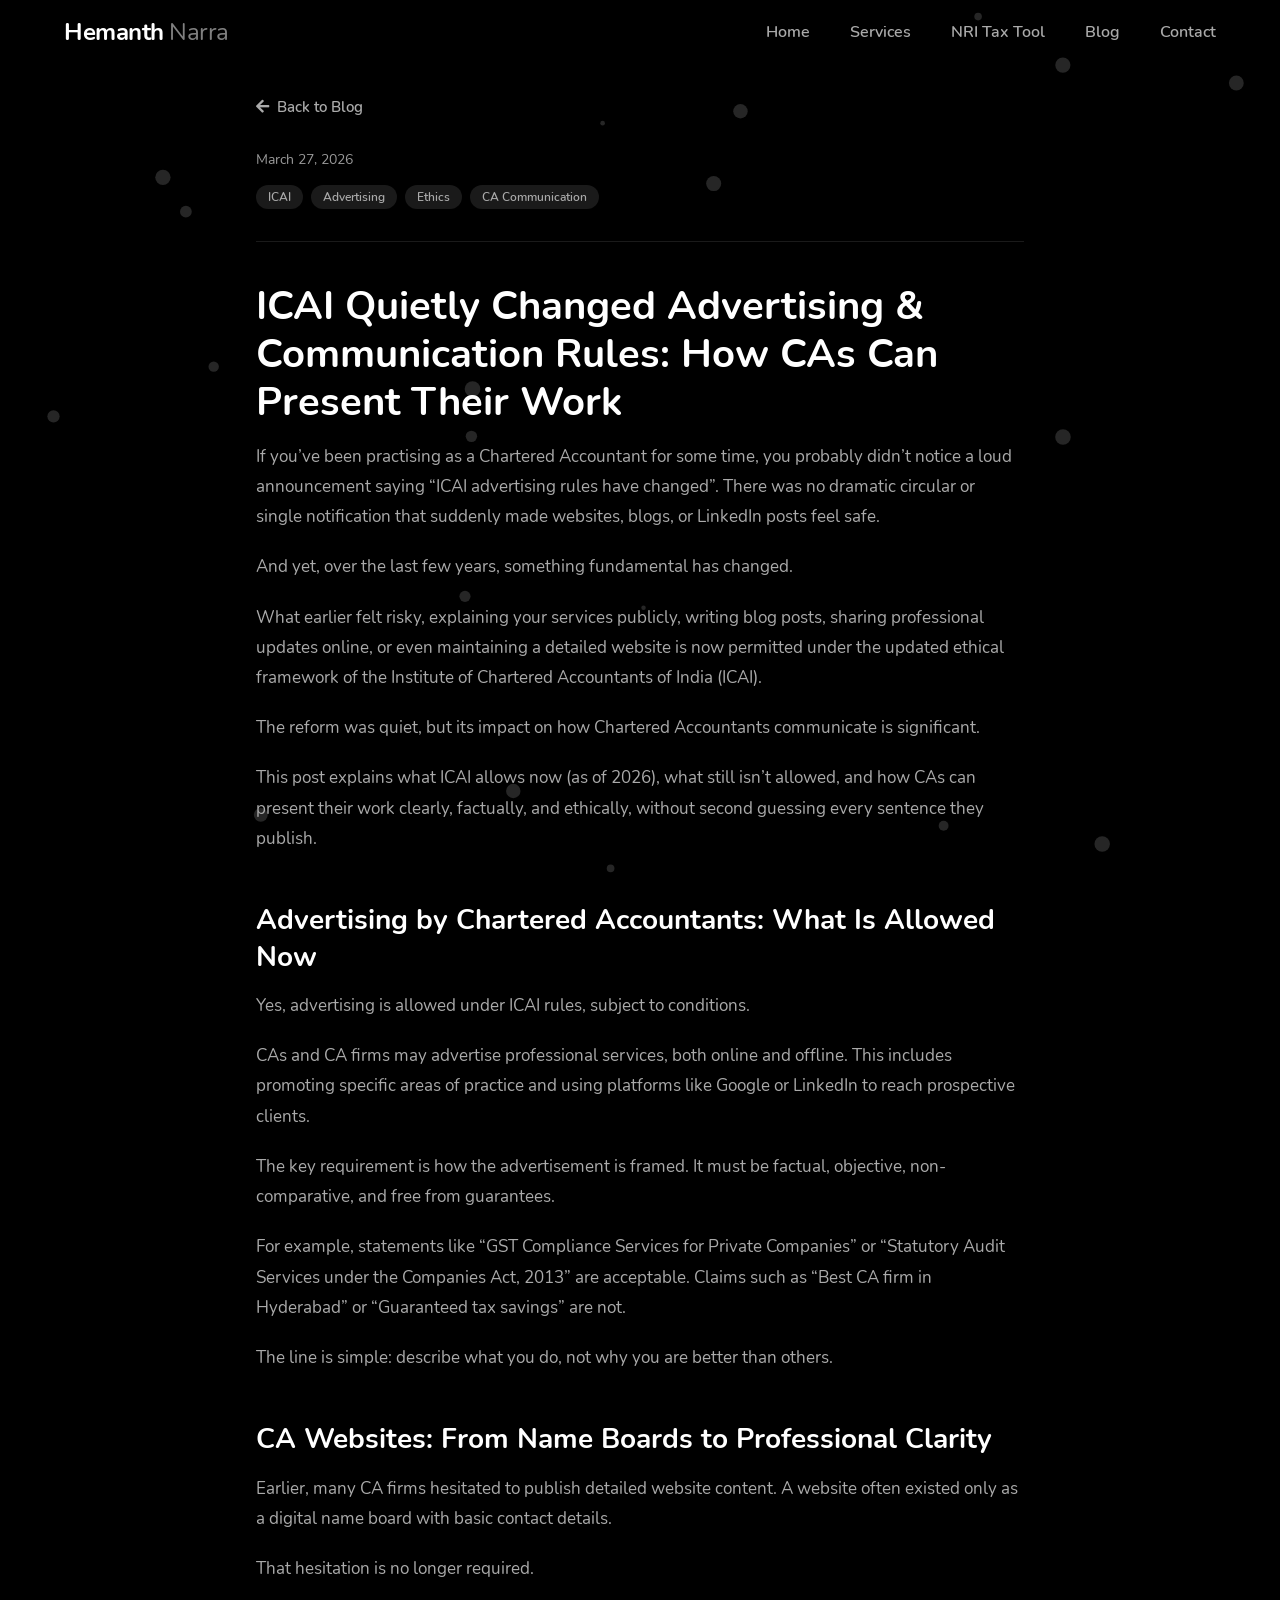
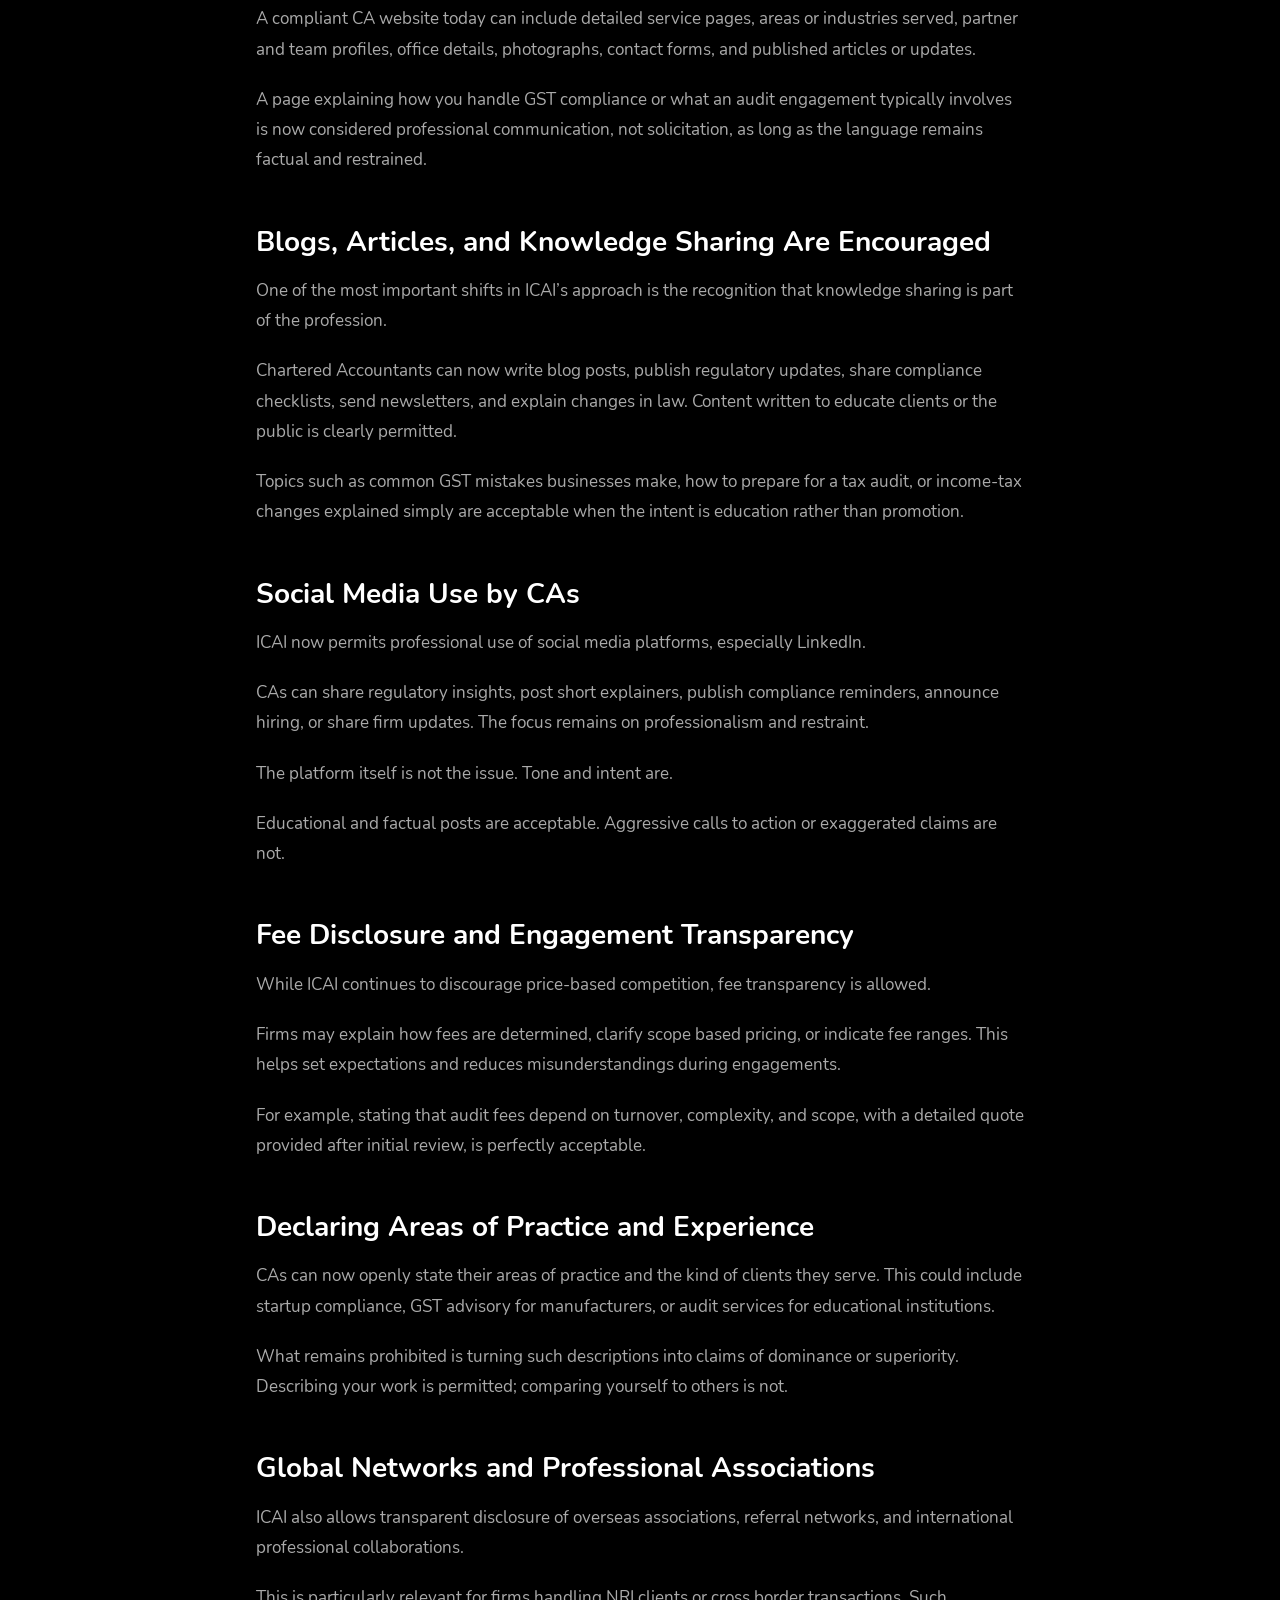
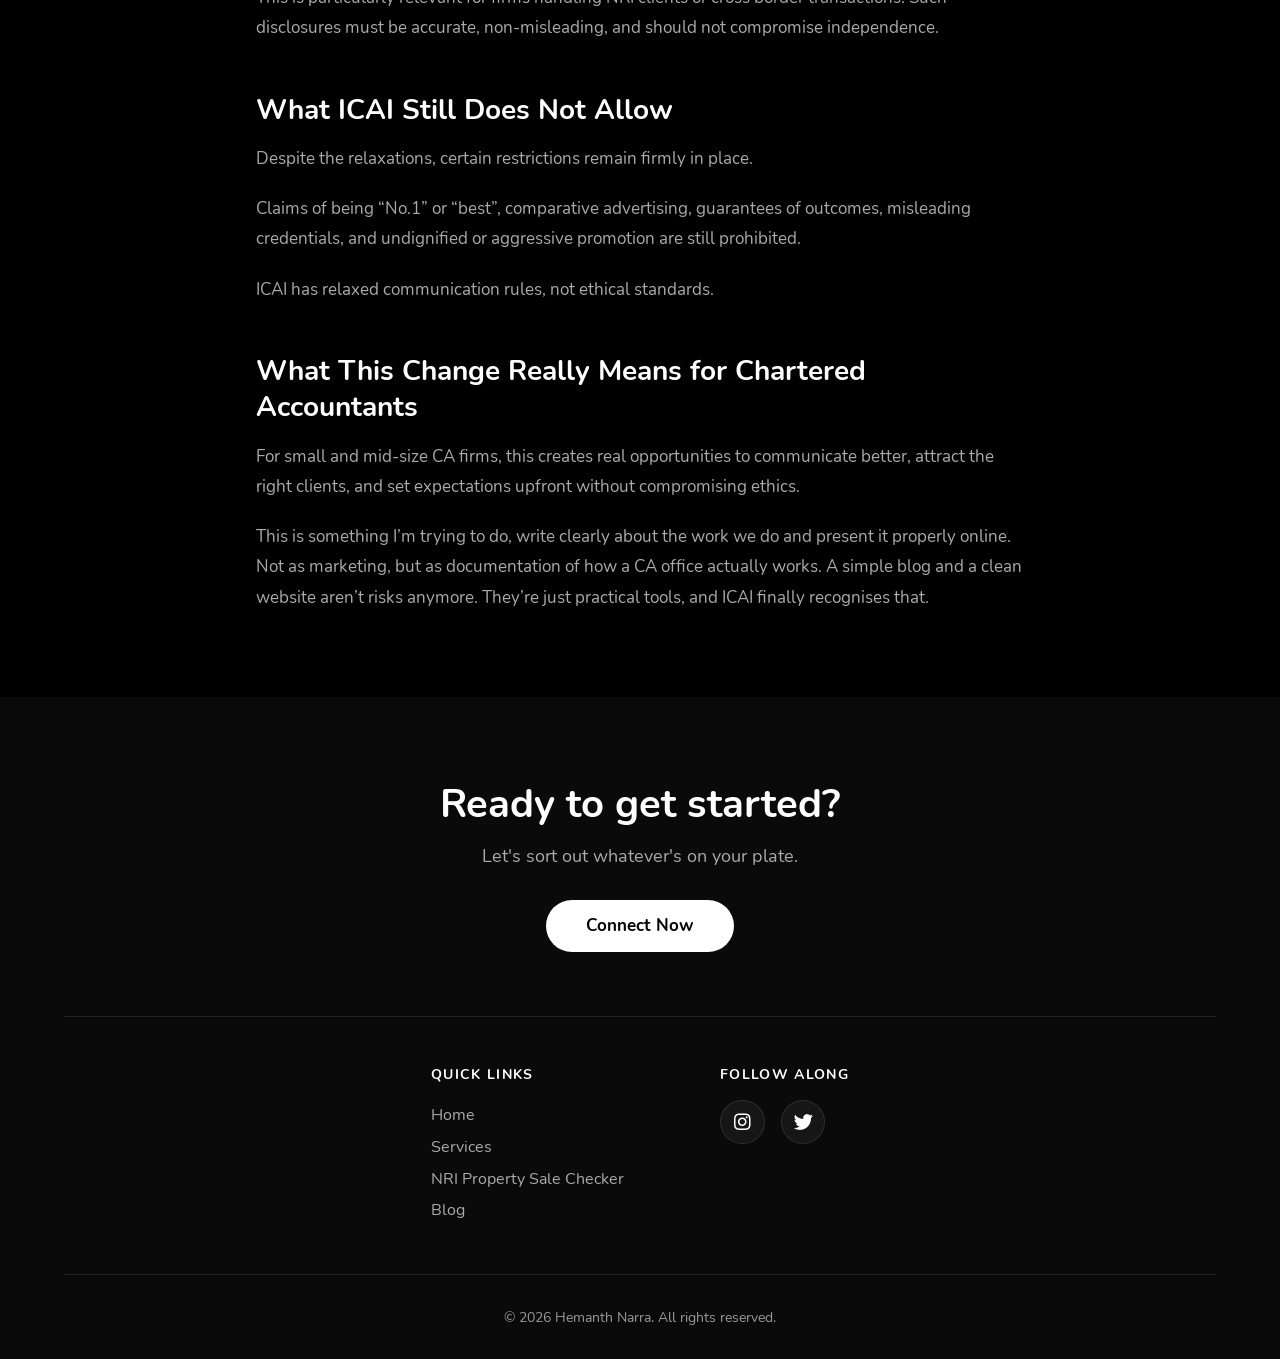
<file: blog/icai-quietly-changed-advertising.html>
<!DOCTYPE html>
<html lang="en">
<head>
    <meta charset="utf-8">
    <meta name="viewport" content="width=device-width, initial-scale=1">
    <title>ICAI Quietly Changed Advertising &amp; Communication Rules — Hemanth Narra</title>
    <meta name="description" content="How ICAI’s updated ethics framework finally allows Chartered Accountants to explain their work publicly and communicate clearly online.">
    <link rel="canonical" href="https://hemanthnarra.in/blog/icai-quietly-changed-advertising.html">
    <meta property="og:url" content="https://hemanthnarra.in/blog/icai-quietly-changed-advertising.html">
    <meta property="og:type" content="article">
    <meta property="og:title" content="ICAI Quietly Changed Advertising &amp; Communication Rules — Hemanth Narra">
    <meta property="og:description" content="How ICAI’s updated ethics framework finally allows Chartered Accountants to explain their work publicly and communicate clearly online.">
    <meta name="twitter:card" content="summary">
    <meta name="twitter:site" content="@CAHemanthnarra">
    <meta name="twitter:creator" content="@CAHemanthnarra">
    <meta name="twitter:title" content="ICAI Quietly Changed Advertising &amp; Communication Rules — Hemanth Narra">
    <meta name="twitter:description" content="How ICAI’s updated ethics framework finally allows Chartered Accountants to explain their work publicly and communicate clearly online.">
    <link rel="stylesheet" type="text/css" href="../fonts/css/nunito.css">
    <link rel="stylesheet" type="text/css" href="../fonts/css/fontawesome.min.css">
    <link rel="stylesheet" type="text/css" href="../css/style.css">
    <link rel="stylesheet" type="text/css" href="blog.css">
    <link rel="icon" href="../fonts/circle_h_icon_199375.ico" type="image/x-icon">
</head>
<body>

<canvas id="bg" aria-hidden="true"></canvas>

<nav id="navbar" class="navbar scrolled">
    <div class="nav-inner">
        <a href="../index.html" class="nav-logo">Hemanth<span> Narra</span></a>
        <div id="nav-links" class="nav-links">
            <a href="../index.html">Home</a>
            <a href="../index.html#services">Services</a>
            <a href="../nri-property-sale-checker/">NRI Tax Tool</a>
            <a href="index.html">Blog</a>
            <a href="../index.html#contact">Contact</a>
        </div>
        <button class="nav-menu-btn" aria-label="Toggle menu" aria-expanded="false" aria-controls="nav-links">
            <i class="fas fa-bars"></i>
        </button>
    </div>
</nav>

<article class="article-section">
    <div class="article-inner">
        <a href="index.html" class="back-link">
            <i class="fas fa-arrow-left"></i>
            <span>Back to Blog</span>
        </a>

        <div class="article-meta">
            <div class="post-date">March 27, 2026</div>
            <div class="post-tags"><span class="post-tag">ICAI</span><span class="post-tag">Advertising</span><span class="post-tag">Ethics</span><span class="post-tag">CA Communication</span></div>
        </div>

        <div class="article-content">
            <h1>ICAI Quietly Changed Advertising &amp; Communication Rules: How CAs Can Present Their Work</h1>
<p>If you’ve been practising as a Chartered Accountant for some time, you probably didn’t notice a loud announcement saying “ICAI advertising rules have changed”. There was no dramatic circular or single notification that suddenly made websites, blogs, or LinkedIn posts feel safe.</p>
<p>And yet, over the last few years, something fundamental has changed.</p>
<p>What earlier felt risky, explaining your services publicly, writing blog posts, sharing professional updates online, or even maintaining a detailed website is now permitted under the updated ethical framework of the Institute of Chartered Accountants of India (ICAI).</p>
<p>The reform was quiet, but its impact on how Chartered Accountants communicate is significant.</p>
<p>This post explains what ICAI allows now (as of 2026), what still isn’t allowed, and how CAs can present their work clearly, factually, and ethically, without second guessing every sentence they publish.</p>
<h2>Advertising by Chartered Accountants: What Is Allowed Now</h2>
<p>Yes, advertising is allowed under ICAI rules, subject to conditions.</p>
<p>CAs and CA firms may advertise professional services, both online and offline. This includes promoting specific areas of practice and using platforms like Google or LinkedIn to reach prospective clients.</p>
<p>The key requirement is how the advertisement is framed. It must be factual, objective, non-comparative, and free from guarantees.</p>
<p>For example, statements like “GST Compliance Services for Private Companies” or “Statutory Audit Services under the Companies Act, 2013” are acceptable. Claims such as “Best CA firm in Hyderabad” or “Guaranteed tax savings” are not.</p>
<p>The line is simple: describe what you do, not why you are better than others.</p>
<h2>CA Websites: From Name Boards to Professional Clarity</h2>
<p>Earlier, many CA firms hesitated to publish detailed website content. A website often existed only as a digital name board with basic contact details.</p>
<p>That hesitation is no longer required.</p>
<p>A compliant CA website today can include detailed service pages, areas or industries served, partner and team profiles, office details, photographs, contact forms, and published articles or updates.</p>
<p>A page explaining how you handle GST compliance or what an audit engagement typically involves is now considered professional communication, not solicitation, as long as the language remains factual and restrained.</p>
<h2>Blogs, Articles, and Knowledge Sharing Are Encouraged</h2>
<p>One of the most important shifts in ICAI’s approach is the recognition that knowledge sharing is part of the profession.</p>
<p>Chartered Accountants can now write blog posts, publish regulatory updates, share compliance checklists, send newsletters, and explain changes in law. Content written to educate clients or the public is clearly permitted.</p>
<p>Topics such as common GST mistakes businesses make, how to prepare for a tax audit, or income-tax changes explained simply are acceptable when the intent is education rather than promotion.</p>
<h2>Social Media Use by CAs</h2>
<p>ICAI now permits professional use of social media platforms, especially LinkedIn.</p>
<p>CAs can share regulatory insights, post short explainers, publish compliance reminders, announce hiring, or share firm updates. The focus remains on professionalism and restraint.</p>
<p>The platform itself is not the issue. Tone and intent are.</p>
<p>Educational and factual posts are acceptable. Aggressive calls to action or exaggerated claims are not.</p>
<h2>Fee Disclosure and Engagement Transparency</h2>
<p>While ICAI continues to discourage price-based competition, fee transparency is allowed.</p>
<p>Firms may explain how fees are determined, clarify scope based pricing, or indicate fee ranges. This helps set expectations and reduces misunderstandings during engagements.</p>
<p>For example, stating that audit fees depend on turnover, complexity, and scope, with a detailed quote provided after initial review, is perfectly acceptable.</p>
<h2>Declaring Areas of Practice and Experience</h2>
<p>CAs can now openly state their areas of practice and the kind of clients they serve. This could include startup compliance, GST advisory for manufacturers, or audit services for educational institutions.</p>
<p>What remains prohibited is turning such descriptions into claims of dominance or superiority. Describing your work is permitted; comparing yourself to others is not.</p>
<h2>Global Networks and Professional Associations</h2>
<p>ICAI also allows transparent disclosure of overseas associations, referral networks, and international professional collaborations.</p>
<p>This is particularly relevant for firms handling NRI clients or cross border transactions. Such disclosures must be accurate, non-misleading, and should not compromise independence.</p>
<h2>What ICAI Still Does Not Allow</h2>
<p>Despite the relaxations, certain restrictions remain firmly in place.</p>
<p>Claims of being “No.1” or “best”, comparative advertising, guarantees of outcomes, misleading credentials, and undignified or aggressive promotion are still prohibited.</p>
<p>ICAI has relaxed communication rules, not ethical standards.</p>
<h2>What This Change Really Means for Chartered Accountants</h2>
<p>For small and mid-size CA firms, this creates real opportunities to communicate better, attract the right clients, and set expectations upfront without compromising ethics.</p>
<p>This is something I’m trying to do, write clearly about the work we do and present it properly online. Not as marketing, but as documentation of how a CA office actually works. A simple blog and a clean website aren’t risks anymore. They’re just practical tools, and ICAI finally recognises that.</p>
        </div>
    </div>
</article>

<footer id="contact" class="site-footer">
    <div class="footer-inner">
        <div class="footer-cta">
            <h2>Ready to get started?</h2>
            <p>Let's sort out whatever's on your plate.</p>
            <a href="https://forms.gle/b6mmNs5mysbTqsaD6" target="_blank" rel="noopener noreferrer" class="footer-btn">Connect Now</a>
        </div>
        <div class="footer-links">
            <div class="footer-col">
                <h4>Quick Links</h4>
                <a href="../index.html">Home</a>
                <a href="../index.html#services">Services</a>
                <a href="../nri-property-sale-checker/">NRI Property Sale Checker</a>
                <a href="index.html">Blog</a>
            </div>
            <div class="footer-col">
                <h4>Follow Along</h4>
                <div class="social-links">
                    <a href="https://www.instagram.com/hemanthnarrax/" target="_blank" rel="noopener noreferrer" aria-label="Instagram">
                        <i class="fab fa-instagram"></i>
                    </a>
                    <a href="https://x.com/CAHemanthnarra" target="_blank" rel="noopener noreferrer" aria-label="X (Twitter)">
                        <i class="fab fa-twitter"></i>
                    </a>
                </div>
            </div>
        </div>
        <div class="footer-bottom">
            <p>&copy; 2026 Hemanth Narra. All rights reserved.</p>
        </div>
    </div>
</footer>

<script src="blog.js"></script>
</body>
</html>
</file>
<file: fonts/css/nunito.css>
/*! Generated by Font Squirrel (https://www.fontsquirrel.com) on January 31, 2022 */

@font-face {
    font-family: 'Nunito';
    src: url('../webfonts/nunito-regular.woff2') format('woff2'),
         url('../webfonts/nunito-regular.woff') format('woff');
    font-weight: 400;
    font-style: normal;
}

@font-face {
    font-family: 'Nunito';
    src: url('../webfonts/nunito-semibold.woff2') format('woff2'),
         url('../webfonts/nunito-semibold.woff') format('woff');
    font-weight: 600;
    font-style: normal;
}

@font-face {
    font-family: 'Nunito';
    src: url('../webfonts/nunito-bold.woff2') format('woff2'),
         url('../webfonts/nunito-bold.woff') format('woff');
    font-weight: 700;
    font-style: normal;
}
</file>
<file: css/style.css>
*, *:before, *:after {
  box-sizing: border-box;
}

html {
  overflow-x: hidden;
  scroll-behavior: smooth;
  color-scheme: dark;
}

body {
  margin: 0;
  font-family: "Nunito", sans-serif;
  background: var(--bgColor);
  color: var(--textColor);
  --bgColor: #000000;
  --textColor: #aaa;
  --iconColor: #ffffff;
  --boldColor: #ffffff;
  /* Redesign tokens */
  --cardBg: rgba(255, 255, 255, 0.05);
  --cardBorder: rgba(255, 255, 255, 0.1);
  --cardHover: rgba(255, 255, 255, 0.08);
  --sectionBg: transparent;
  --footerBg: rgba(255, 255, 255, 0.04);
}

/* ============================================
   NAVBAR 
   ============================================ */

.navbar {
  position: fixed;
  top: 0;
  left: 0;
  right: 0;
  z-index: 1000;
  padding: 0 2rem;
  transition: background 0.35s ease, box-shadow 0.35s ease, backdrop-filter 0.35s ease;
}
.navbar.scrolled {
  background: var(--bgColor);
  box-shadow: 0 1px 20px rgba(0,0,0,0.08);
  backdrop-filter: blur(20px);
  -webkit-backdrop-filter: blur(20px);
}
.nav-inner {
  max-width: 72rem;
  margin: 0 auto;
  display: flex;
  align-items: center;
  justify-content: space-between;
  height: 4rem;
}
.nav-logo {
  font-size: 1.5rem;
  font-weight: 700;
  color: var(--boldColor);
  text-decoration: none;
  letter-spacing: -0.02em;
}
.nav-logo span {
  font-weight: 400;
  opacity: 0.5;
}
.nav-links {
  display: flex;
  gap: 2.5rem;
}
.nav-links a {
  color: var(--textColor);
  text-decoration: none;
  font-size: 1rem;
  font-weight: 600;
  position: relative;
  transition: color 0.2s ease;
}
.nav-links a:hover {
  color: var(--boldColor);
}
.nav-links a::after {
  content: "";
  position: absolute;
  bottom: -0.25rem;
  left: 0;
  width: 0;
  height: 2px;
  background: var(--boldColor);
  transition: width 0.3s ease;
}
.nav-links a:hover::after {
  width: 100%;
}
.nav-menu-btn {
  display: none;
  background: none;
  border: none;
  color: var(--boldColor);
  font-size: 1.4rem;
  cursor: pointer;
  padding: 0.5rem;
}

/* ============================================
   HERO SECTION (existing, refined)
   ============================================ */

.main {
  min-height: 100vh;
  position: relative;
  z-index: 10;
  display: flex;
  justify-content: center;
  align-items: flex-start;
  flex-direction: column;
}
.main > * {
  position: relative;
}
canvas#bg {
  position: fixed;
  top: 0;
  left: 0;
  width: 100%;
  height: 100%;
  z-index: 0;
  pointer-events: none;
}
.main .text-container {
  text-align: left;
  max-width: 58rem;
  margin: auto auto auto 13vw;
  position: relative;
}

.text-container::before {
  content: "";
  position: absolute;
  top: 15%;
  left: -12%;
  width: 480px;
  height: 340px;
  background: radial-gradient(circle, rgba(255, 255, 255, 0.05) 0%, rgba(255, 255, 255, 0) 70%);
  pointer-events: none;
  z-index: -1;
  filter: blur(50px);
  opacity: 0.8;
  animation: pulse-glow 8s ease-in-out infinite alternate;
}

@keyframes pulse-glow {
  0% { transform: scale(0.95); opacity: 0.5; }
  100% { transform: scale(1.15); opacity: 0.9; }
}

.hero-title {
  margin: 0 0 1.5rem;
  line-height: 1.15;
  color: var(--boldColor);
}

.hero-line {
  display: block;
  overflow: hidden;
  padding-bottom: 0.15em;
}

.hero-greeting {
  display: inline-block;
  font-size: clamp(1.4rem, 2.5vw, 2.2rem);
  font-weight: 400;
  color: #888888;
  letter-spacing: -0.01em;
  transform: translateY(120%);
  opacity: 0;
  filter: blur(4px);
  animation: slide-up-reveal 0.9s cubic-bezier(0.16, 1, 0.3, 1) 0.15s forwards;
}

.hero-name {
  display: inline-block;
  font-size: clamp(2.6rem, 5.5vw, 4.8rem);
  font-weight: 800;
  letter-spacing: -0.03em;
  color: #ffffff;
  transform: translateY(120%);
  opacity: 0;
  filter: blur(6px);
  animation: slide-up-reveal 1s cubic-bezier(0.16, 1, 0.3, 1) 0.35s forwards,
             text-shimmer 6s ease-in-out infinite 1.8s;
  background: linear-gradient(
    110deg,
    #ffffff 0%,
    #ffffff 38%,
    #f0f4f8 46%,
    #ffffff 50%,
    #94a3b8 54%,
    #ffffff 62%,
    #ffffff 100%
  );
  background-size: 250% 100%;
  -webkit-background-clip: text;
  -webkit-text-fill-color: transparent;
  cursor: default;
  transition: filter 0.3s ease;
}

.hero-name:hover {
  filter: drop-shadow(0 0 25px rgba(255, 255, 255, 0.25));
}

@keyframes slide-up-reveal {
  0% {
    transform: translateY(120%) skewY(1.5deg);
    opacity: 0;
    filter: blur(6px);
  }
  100% {
    transform: translateY(0) skewY(0);
    opacity: 1;
    filter: blur(0);
  }
}

@keyframes text-shimmer {
  0%, 25% {
    background-position: 100% 0;
  }
  50%, 100% {
    background-position: -100% 0;
  }
}

/* Scroll CTA */
.scroll-cta {
  display: inline-flex;
  align-items: center;
  gap: 0.6rem;
  margin-top: 1.5rem;
  color: var(--textColor);
  text-decoration: none;
  font-size: 1.1rem;
  font-weight: 600;
  opacity: 0;
  transform: translateY(15px);
  animation: cta-fade-in 0.8s cubic-bezier(0.16, 1, 0.3, 1) 0.85s forwards;
  transition: opacity 0.3s ease, color 0.3s ease, transform 0.3s ease;
}
.scroll-cta:hover {
  opacity: 1;
  color: var(--boldColor);
  transform: translateY(-2px);
}
.scroll-cta i {
  font-size: 0.85rem;
  animation: float-down 2s ease-in-out infinite;
}

@keyframes cta-fade-in {
  to {
    opacity: 0.7;
    transform: translateY(0);
  }
}

@keyframes float-down {
  0%, 100% { transform: translateY(0); }
  50% { transform: translateY(5px); }
}



/* ============================================
   SERVICES SECTION
   ============================================ */

.services-section {
  position: relative;
  z-index: 10;
  background: var(--sectionBg);
  padding: 6rem 2rem 8rem;
  min-height: 60vh;
}
.services-inner {
  max-width: 72rem;
  margin: 0 auto;
}

.section-title {
  font-size: 3rem;
  font-weight: 700;
  color: var(--boldColor);
  margin: 0 0 0.75rem;
  text-align: center;
  letter-spacing: -0.02em;
}
.section-subtitle {
  font-size: 1.25rem;
  color: var(--textColor);
  text-align: center;
  margin: 0 0 4rem;
  font-weight: 400;
}

/* Services Grid */
.services-grid {
  display: grid;
  grid-template-columns: repeat(3, 1fr);
  gap: 1.5rem;
}

/* Individual Card */
.service-card {
  background: var(--cardBg);
  border: 1px solid var(--cardBorder);
  border-radius: 1rem;
  overflow: hidden;
  transition: transform 0.3s ease, box-shadow 0.3s ease, background 0.3s ease;
  cursor: pointer;
  /* Scroll animation: start hidden */
  opacity: 0;
  transform: translateY(30px);
}
.service-card.visible {
  opacity: 1;
  transform: translateY(0);
  transition: opacity 0.6s ease, transform 0.6s ease, box-shadow 0.3s ease, background 0.3s ease;
}
.service-card:hover {
  box-shadow: 0 8px 40px rgba(0,0,0,0.08);
  background: var(--cardHover);
}

/* Card Header */
.card-header {
  padding: 2rem 2rem 1.5rem;
  position: relative;
}
.card-icon {
  font-size: 2.5rem;
  margin-bottom: 1rem;
  line-height: 1;
}
.card-title {
  font-size: 1.35rem;
  font-weight: 700;
  color: var(--boldColor);
  margin: 0 0 0.5rem;
  padding-right: 2.5rem;
  line-height: 1.3;
}
.card-tagline {
  font-size: 0.95rem;
  color: var(--textColor);
  margin: 0;
  line-height: 1.5;
}
.card-toggle {
  position: absolute;
  top: 2rem;
  right: 1.5rem;
  background: none;
  border: none;
  color: var(--textColor);
  cursor: pointer;
  width: 2rem;
  height: 2rem;
  display: flex;
  align-items: center;
  justify-content: center;
  border-radius: 50%;
  transition: transform 0.3s ease, background 0.2s ease;
  font-size: 0.9rem;
}
.card-toggle:hover {
  background: var(--cardBorder);
}
.service-card.expanded .card-toggle {
  transform: rotate(180deg);
}

/* Card Services (expandable) */
.card-services {
  max-height: 0;
  overflow: hidden;
  transition: max-height 0.45s cubic-bezier(0.4, 0, 0.2, 1), padding 0.45s cubic-bezier(0.4, 0, 0.2, 1);
  padding: 0 2rem;
}
.service-card.expanded .card-services {
  max-height: 40rem;
  padding: 0 2rem 2rem;
}
.card-services ul {
  list-style: none;
  padding: 0;
  margin: 0;
  border-top: 1px solid var(--cardBorder);
  padding-top: 1.25rem;
}
.card-services li {
  position: relative;
  padding: 0.7rem 0 0.7rem 1.5rem;
  color: var(--textColor);
  font-size: 0.95rem;
  line-height: 1.5;
}
.card-services li::before {
  content: "→";
  position: absolute;
  left: 0;
  color: var(--boldColor);
  opacity: 0.4;
  font-weight: 700;
}
.card-services li strong {
  color: var(--boldColor);
  font-weight: 600;
}

/* ============================================
   FOOTER
   ============================================ */

.site-footer {
  background: var(--footerBg);
  padding: 5rem 2rem 2rem;
  position: relative;
  z-index: 10;
}
.footer-inner {
  max-width: 72rem;
  margin: 0 auto;
}
.footer-cta {
  text-align: center;
  margin-bottom: 4rem;
}
.footer-cta h2 {
  font-size: 2.5rem;
  font-weight: 700;
  color: var(--boldColor);
  margin: 0 0 0.75rem;
}
.footer-cta p {
  font-size: 1.15rem;
  color: var(--textColor);
  margin: 0 0 2rem;
}
.footer-btn {
  display: inline-block;
  padding: 0.9rem 2.5rem;
  background: var(--boldColor);
  color: var(--bgColor);
  text-decoration: none;
  font-size: 1.05rem;
  font-weight: 700;
  border-radius: 100rem;
  transition: transform 0.2s ease, box-shadow 0.2s ease;
}
.footer-btn:hover {
  transform: translateY(-2px);
  box-shadow: 0 6px 25px rgba(0,0,0,0.12);
}

.footer-links {
  display: flex;
  justify-content: center;
  gap: 6rem;
  padding: 3rem 0;
  border-top: 1px solid var(--cardBorder);
}
.footer-col h4 {
  font-size: 0.85rem;
  font-weight: 700;
  text-transform: uppercase;
  letter-spacing: 0.1em;
  color: var(--boldColor);
  margin: 0 0 1rem;
}
.footer-col a {
  display: block;
  color: var(--textColor);
  text-decoration: none;
  font-size: 1rem;
  padding: 0.3rem 0;
  transition: color 0.2s ease;
}
.footer-col a:hover {
  color: var(--boldColor);
}

/* Social Links */
.social-links {
  display: flex;
  gap: 1rem;
}
.social-links a {
  display: inline-flex;
  align-items: center;
  justify-content: center;
  width: 2.8rem;
  height: 2.8rem;
  border-radius: 50%;
  background: var(--cardBg);
  border: 1px solid var(--cardBorder);
  color: var(--boldColor);
  text-decoration: none;
  font-size: 1.2rem;
  transition: transform 0.2s ease, background 0.2s ease;
}
.social-links a:hover {
  transform: scale(1.1);
  background: var(--cardHover);
}

.footer-bottom {
  text-align: center;
  padding-top: 2rem;
  border-top: 1px solid var(--cardBorder);
}
.footer-bottom p {
  color: var(--textColor);
  font-size: 0.9rem;
  opacity: 0.9;
  margin: 0;
}



/* ============================================
   RESPONSIVE
   ============================================ */

@media (max-width: 69rem), (orientation: portrait) {
  .main > .text-container {
    margin: auto;
    padding: 2rem;
  }
}

@media (max-width: 64rem) {
  .services-grid {
    grid-template-columns: repeat(2, 1fr);
  }
}

@media (max-width: 48rem) {
  /* Navbar mobile */
  .nav-links {
    position: fixed;
    top: 4rem;
    left: 0;
    right: 0;
    background: var(--bgColor);
    flex-direction: column;
    align-items: center;
    gap: 0;
    padding: 1rem 0;
    box-shadow: 0 4px 20px rgba(0,0,0,0.08);
    transform: translateY(-120%);
    transition: transform 0.35s ease;
  }
  .nav-links.open {
    transform: translateY(0);
  }
  .nav-links a {
    padding: 0.75rem 2rem;
    width: 100%;
    text-align: center;
    font-size: 1.1rem;
  }
  .nav-links a::after {
    display: none;
  }
  .nav-menu-btn {
    display: block;
  }

  /* Services mobile */
  .services-section {
    padding: 4rem 1.25rem 5rem;
  }
  .section-title {
    font-size: 2.2rem;
  }
  .section-subtitle {
    font-size: 1.05rem;
    margin-bottom: 2.5rem;
  }
  .services-grid {
    grid-template-columns: 1fr;
    gap: 1rem;
  }
  .card-header {
    padding: 1.5rem 1.5rem 1.25rem;
  }
  .card-services {
    padding: 0 1.5rem;
  }
  .service-card.expanded .card-services {
    padding: 0 1.5rem 1.5rem;
  }
  .card-title {
    font-size: 1.2rem;
  }

  /* Footer mobile */
  .footer-cta h2 {
    font-size: 2rem;
  }
  .footer-links {
    flex-direction: column;
    gap: 2rem;
    align-items: center;
    text-align: center;
  }
}

.card-header:focus-visible {
  outline: 2px solid var(--boldColor);
  outline-offset: -2px;
  border-radius: 0.8rem;
}

@media (max-width: 30rem) {
  .hero-name {
    font-size: clamp(2rem, 9vw, 2.75rem);
  }
  .hero-greeting {
    font-size: 1.25rem;
  }
}

@media (prefers-reduced-motion) {
  canvas#bg {
    display: none;
  }
  .service-card {
    opacity: 1;
    transform: none;
  }
  .hero-greeting,
  .hero-name,
  .scroll-cta {
    animation: none !important;
    opacity: 1 !important;
    transform: none !important;
    filter: none !important;
  }
  .hero-name {
    background: none !important;
    -webkit-text-fill-color: initial !important;
    color: var(--boldColor) !important;
  }
}
</file>
<file: blog/blog.css>
/* ============================================
   BLOG STYLES
   Inherits all CSS variables from main style.css
   ============================================ */

/* Blog Layout */
.blog-section {
  position: relative;
  z-index: 10;
  padding: 6rem 2rem 4rem;
  min-height: 80vh;
}
.blog-inner {
  max-width: 72rem;
  margin: 0 auto;
}
.blog-header {
  text-align: center;
  margin-bottom: 3rem;
}
.blog-header h1 {
  font-size: 3rem;
  font-weight: 700;
  color: var(--boldColor);
  margin: 0 0 0.5rem;
}
.blog-header p {
  font-size: 1.15rem;
  color: var(--textColor);
  margin: 0;
}

/* Post Cards Grid */
.posts-grid {
  display: grid;
  grid-template-columns: repeat(2, 1fr);
  gap: 1.5rem;
}
.post-card {
  background: var(--cardBg);
  border: 1px solid var(--cardBorder);
  border-radius: 1rem;
  padding: 2rem;
  text-decoration: none;
  display: block;
  transition: transform 0.3s ease, box-shadow 0.3s ease, background 0.3s ease;
  opacity: 0;
  transform: translateY(20px);
}
.post-card.visible {
  opacity: 1;
  transform: translateY(0);
  transition: opacity 0.5s ease, transform 0.5s ease, box-shadow 0.3s ease, background 0.3s ease;
}
.post-card:hover {
  transform: translateY(-3px);
  box-shadow: 0 8px 40px rgba(0,0,0,0.08);
  background: var(--cardHover);
}
.post-card .post-date {
  font-size: 0.85rem;
  color: var(--textColor);
  opacity: 0.9;
  margin: 0 0 0.75rem;
}
.post-card .post-title {
  font-size: 1.4rem;
  font-weight: 700;
  color: var(--boldColor);
  margin: 0 0 0.75rem;
  line-height: 1.3;
}
.post-card .post-description {
  font-size: 0.95rem;
  color: var(--textColor);
  margin: 0 0 1rem;
  line-height: 1.6;
}
.post-card .post-tags {
  display: flex;
  gap: 0.5rem;
  flex-wrap: wrap;
}
.post-card .post-tag {
  font-size: 0.75rem;
  font-weight: 600;
  padding: 0.25rem 0.75rem;
  border-radius: 100rem;
  background: var(--cardBorder);
  color: var(--textColor);
}
.posts-empty {
  text-align: center;
  padding: 4rem 2rem;
  color: var(--textColor);
  font-size: 1.1rem;
}

/* ============================================
   ARTICLE / POST VIEW
   ============================================ */

.article-section {
  position: relative;
  z-index: 10;
  padding: 6rem 2rem 4rem;
  min-height: 80vh;
}
.article-inner {
  max-width: 48rem;
  margin: 0 auto;
}

/* Article Header */
.article-meta {
  margin-bottom: 2.5rem;
  padding-bottom: 2rem;
  border-bottom: 1px solid var(--cardBorder);
}
.article-meta .post-date {
  font-size: 0.9rem;
  color: var(--textColor);
  opacity: 0.9;
  margin: 0 0 0.75rem;
}
.article-meta .post-tags {
  display: flex;
  gap: 0.5rem;
  flex-wrap: wrap;
  margin-top: 1rem;
}
.article-meta .post-tag {
  font-size: 0.75rem;
  font-weight: 600;
  padding: 0.25rem 0.75rem;
  border-radius: 100rem;
  background: var(--cardBorder);
  color: var(--textColor);
}

/* Article Content Typography */
.article-content {
  color: var(--textColor);
  line-height: 1.8;
  font-size: 1.05rem;
}
.article-content h1 {
  font-size: 2.5rem;
  font-weight: 700;
  color: var(--boldColor);
  margin: 0 0 1rem;
  line-height: 1.2;
}
.article-content h2 {
  font-size: 1.75rem;
  font-weight: 700;
  color: var(--boldColor);
  margin: 3rem 0 1rem;
  line-height: 1.3;
}
.article-content h3 {
  font-size: 1.35rem;
  font-weight: 700;
  color: var(--boldColor);
  margin: 2rem 0 0.75rem;
  line-height: 1.3;
}
.article-content p {
  margin: 0 0 1.25rem;
}
.article-content a {
  color: var(--boldColor);
  text-decoration: underline;
  text-underline-offset: 0.2em;
}
.article-content a:hover {
  opacity: 0.7;
}
.article-content strong {
  color: var(--boldColor);
  font-weight: 700;
}
.article-content ul, .article-content ol {
  margin: 0 0 1.25rem;
  padding-left: 1.5rem;
}
.article-content li {
  margin-bottom: 0.5rem;
}
.article-content blockquote {
  border-left: 3px solid var(--boldColor);
  margin: 1.5rem 0;
  padding: 0.75rem 1.5rem;
  background: var(--cardBg);
  border-radius: 0 0.5rem 0.5rem 0;
}
.article-content blockquote p {
  margin: 0;
}
.article-content code {
  font-family: 'Courier New', monospace;
  background: var(--cardBg);
  padding: 0.15rem 0.4rem;
  border-radius: 0.25rem;
  font-size: 0.9em;
  color: var(--boldColor);
}
.article-content pre {
  background: var(--cardBg);
  border: 1px solid var(--cardBorder);
  border-radius: 0.5rem;
  padding: 1.25rem 1.5rem;
  overflow-x: auto;
  margin: 1.5rem 0;
}
.article-content pre code {
  background: none;
  padding: 0;
  font-size: 0.9rem;
  line-height: 1.6;
}
.article-content table {
  width: 100%;
  border-collapse: collapse;
  margin: 1.5rem 0;
}
.article-content th, .article-content td {
  text-align: left;
  padding: 0.75rem 1rem;
  border-bottom: 1px solid var(--cardBorder);
}
.article-content th {
  color: var(--boldColor);
  font-weight: 700;
}
.article-content hr {
  border: none;
  border-top: 1px solid var(--cardBorder);
  margin: 2.5rem 0;
}
.article-content img {
  max-width: 100%;
  border-radius: 0.5rem;
  margin: 1.5rem 0;
}

/* Back to blog link */
.back-link {
  display: inline-flex;
  align-items: center;
  gap: 0.5rem;
  color: var(--textColor);
  text-decoration: none;
  font-size: 0.95rem;
  font-weight: 600;
  margin-bottom: 2rem;
  transition: color 0.2s ease;
}
.back-link:hover {
  color: var(--boldColor);
}

/* Loading state */
.loading {
  text-align: center;
  padding: 4rem;
  color: var(--textColor);
  font-size: 1.1rem;
}

/* ============================================
   RESPONSIVE
   ============================================ */

@media (max-width: 48rem) {
  .blog-section {
    padding: 5rem 1.25rem 3rem;
  }
  .blog-header h1 {
    font-size: 2.2rem;
  }
  .posts-grid {
    grid-template-columns: 1fr;
  }
  .article-section {
    padding: 5rem 1.25rem 3rem;
  }
  .article-content h1 {
    font-size: 2rem;
  }
  .article-content h2 {
    font-size: 1.5rem;
  }
}

@media (prefers-reduced-motion) {
  .post-card {
    opacity: 1;
    transform: none;
  }
}
</file>
<file: nri-property-sale-checker/style.css>
/* =============================================================
   NRI Property Sale Checker
   Theme: Exact hemanthnarra.in Black Theme
   Background: #000000 (Pure Black)
   Font Family: "Nunito", sans-serif
   Tokens: --bgColor: black, --textColor: #aaa, --boldColor: white,
           --cardBg: rgba(255,255,255,0.05), --cardBorder: rgba(255,255,255,0.1)
============================================================= */

:root {
  --bgColor: #000000;
  --textColor: #aaaaaa;
  --boldColor: #ffffff;
  --mutedColor: rgba(255, 255, 255, 0.45);

  --cardBg: rgba(255, 255, 255, 0.05);
  --cardBorder: rgba(255, 255, 255, 0.1);
  --cardHover: rgba(255, 255, 255, 0.08);
  --sectionBg: transparent;
  --footerBg: rgba(255, 255, 255, 0.04);

  --inputBg: rgba(255, 255, 255, 0.04);
  --inputBorder: rgba(255, 255, 255, 0.12);
  --inputFocus: #ffffff;

  --accentTeal: #14b8a6;
  --accentTealBg: rgba(20, 184, 166, 0.12);
  --accentRed: #f43f5e;
  --accentRedBg: rgba(244, 63, 94, 0.12);
  --accentAmber: #f59e0b;
  --accentAmberBg: rgba(245, 158, 11, 0.12);

  --font-sans: "Nunito", sans-serif;
  --font-mono: 'JetBrains Mono', monospace;
}

*, *:before, *:after {
  box-sizing: border-box;
  margin: 0;
  padding: 0;
}

html {
  overflow-x: hidden;
  scroll-behavior: smooth;
}

body {
  margin: 0;
  font-family: var(--font-sans);
  background: var(--bgColor);
  color: var(--textColor);
  font-size: 1rem;
  line-height: 1.6;
  -webkit-font-smoothing: antialiased;
  min-height: 100vh;
  display: flex;
  flex-direction: column;
}

/* -------------------------------------------------------------
   Container & Header (hemanthnarra.in Navbar style)
------------------------------------------------------------- */
.container {
  width: 100%;
  max-width: 72rem; /* 1152px, exact hemanthnarra.in max-width */
  margin: 0 auto;
  padding: 0 2rem;
}

.topbar {
  background: rgba(0, 0, 0, 0.85);
  backdrop-filter: blur(20px);
  -webkit-backdrop-filter: blur(20px);
  border-bottom: 1px solid var(--cardBorder);
  position: sticky;
  top: 0;
  z-index: 100;
  padding: 0.85rem 0;
}

.topbar-inner {
  display: flex;
  align-items: center;
  justify-content: space-between;
  flex-wrap: wrap;
  gap: 1rem;
}

.brand {
  display: flex;
  align-items: center;
  gap: 0.75rem;
}

/* Exact logo style from hemanthnarra.in */
.nav-logo {
  font-size: 1.4rem;
  font-weight: 700;
  color: var(--boldColor);
  text-decoration: none;
  letter-spacing: -0.02em;
}

.nav-logo span {
  font-weight: 400;
  opacity: 0.5;
}

.nav-slash {
  color: var(--mutedColor);
  font-size: 1.1rem;
  font-weight: 300;
}

.brand-text {
  display: flex;
  flex-direction: column;
}

.brand-title {
  font-weight: 700;
  font-size: 0.95rem;
  color: var(--boldColor);
  letter-spacing: -0.01em;
}

.brand-sub {
  font-size: 0.75rem;
  color: var(--textColor);
  font-weight: 500;
}

.topbar-nav {
  display: flex;
  align-items: center;
  gap: 1.5rem;
}

.topbar-nav a {
  color: var(--textColor);
  text-decoration: none;
  font-size: 0.9rem;
  font-weight: 600;
  transition: color 0.2s ease;
}

.topbar-nav a:hover {
  color: var(--boldColor);
}

.topbar-meta {
  display: flex;
  align-items: center;
  gap: 0.75rem;
  flex-wrap: wrap;
}

.status-badge {
  display: inline-flex;
  align-items: center;
  gap: 0.5rem;
  background: var(--cardBg);
  border: 1px solid var(--cardBorder);
  padding: 0.35rem 0.9rem;
  border-radius: 100rem;
  font-size: 0.8rem;
  color: var(--textColor);
}

.pulse-dot .dot {
  width: 7px;
  height: 7px;
  background-color: var(--accentTeal);
  border-radius: 50%;
  box-shadow: 0 0 8px var(--accentTeal);
  animation: pulse-ring 2s infinite ease-out;
}

@keyframes pulse-ring {
  0% { transform: scale(0.95); opacity: 0.8; }
  50% { transform: scale(1.2); opacity: 1; }
  100% { transform: scale(0.95); opacity: 0.8; }
}

.law-badge {
  background: rgba(255, 255, 255, 0.08);
  border: 1px solid rgba(255, 255, 255, 0.15);
  color: var(--boldColor);
  font-size: 0.8rem;
  font-weight: 600;
  padding: 0.35rem 0.9rem;
  border-radius: 100rem;
}

/* Nav Tabs */
.nav-tabs-wrapper {
  background: var(--bgColor);
  border-bottom: 1px solid var(--cardBorder);
}

.tabs-container {
  display: flex;
  gap: 0.5rem;
  overflow-x: auto;
  scrollbar-width: none;
}
.tabs-container::-webkit-scrollbar { display: none; }

.nav-tab {
  display: inline-flex;
  align-items: center;
  gap: 0.5rem;
  padding: 1rem 1.25rem;
  background: none;
  border: none;
  border-bottom: 2px solid transparent;
  color: var(--textColor);
  font-family: var(--font-sans);
  font-size: 0.95rem;
  font-weight: 600;
  cursor: pointer;
  white-space: nowrap;
  transition: all 0.2s ease;
}

.nav-tab:hover {
  color: var(--boldColor);
  background: rgba(255, 255, 255, 0.03);
}

.nav-tab.active {
  color: var(--boldColor);
  border-bottom-color: var(--boldColor);
  background: rgba(255, 255, 255, 0.05);
}

/* Main Content Area */
.main-content {
  flex: 1;
  padding: 2.5rem 2rem 5rem;
}

.tab-pane {
  display: none;
}
.tab-pane.active {
  display: block;
}

/* -------------------------------------------------------------
   Hero Section
------------------------------------------------------------- */
.hero-card {
  background: var(--cardBg);
  border: 1px solid var(--cardBorder);
  border-radius: 1rem;
  padding: 3rem 2.5rem;
  margin-bottom: 2rem;
  position: relative;
  overflow: hidden;
  transition: background 0.3s ease, border-color 0.3s ease;
}

.hero-card:hover {
  background: var(--cardHover);
}

.gold-pill {
  display: inline-block;
  background: rgba(255, 255, 255, 0.08);
  border: 1px solid rgba(255, 255, 255, 0.15);
  color: var(--boldColor);
  font-size: 0.75rem;
  font-weight: 700;
  text-transform: uppercase;
  letter-spacing: 0.08em;
  padding: 0.3rem 0.9rem;
  border-radius: 100rem;
  margin-bottom: 1.2rem;
}

.hero-card h1 {
  font-size: 2.75rem;
  font-weight: 700;
  line-height: 1.2;
  letter-spacing: -0.02em;
  color: var(--boldColor);
  margin-bottom: 1.2rem;
  max-width: 52rem;
}

.highlight-gold {
  color: var(--boldColor);
  text-decoration: underline;
  text-decoration-color: rgba(255, 255, 255, 0.35);
  text-underline-offset: 6px;
}

.hero-desc {
  font-size: 1.15rem;
  color: var(--textColor);
  max-width: 50rem;
  margin-bottom: 2rem;
  line-height: 1.6;
}

.hero-metrics {
  display: grid;
  grid-template-columns: repeat(auto-fit, minmax(160px, 1fr));
  gap: 1rem;
  margin-bottom: 2.5rem;
}

.metric-pill {
  background: rgba(0, 0, 0, 0.5);
  border: 1px solid var(--cardBorder);
  padding: 1rem 1.25rem;
  border-radius: 0.75rem;
  display: flex;
  flex-direction: column;
}

.metric-pill .m-val {
  font-family: var(--font-mono);
  font-size: 1.35rem;
  font-weight: 700;
  color: var(--boldColor);
}

.metric-pill .m-lbl {
  font-size: 0.8rem;
  color: var(--textColor);
  margin-top: 0.2rem;
}

.hero-actions {
  display: flex;
  gap: 1rem;
  flex-wrap: wrap;
}

/* -------------------------------------------------------------
   Buttons (hemanthnarra.in pill style)
------------------------------------------------------------- */
.btn {
  display: inline-flex;
  align-items: center;
  justify-content: center;
  gap: 0.5rem;
  font-family: var(--font-sans);
  font-weight: 700;
  font-size: 0.95rem;
  padding: 0.75rem 1.75rem;
  border-radius: 100rem;
  cursor: pointer;
  border: none;
  transition: transform 0.2s ease, box-shadow 0.2s ease, background 0.2s ease;
  text-decoration: none;
}

.btn-lg {
  padding: 0.9rem 2.5rem;
  font-size: 1.05rem;
}

.btn-sm {
  padding: 0.4rem 1rem;
  font-size: 0.85rem;
}

/* Primary Button: Solid White with Black Text */
.btn-primary {
  background: var(--boldColor);
  color: var(--bgColor);
  box-shadow: 0 4px 20px rgba(255, 255, 255, 0.15);
}
.btn-primary:hover {
  transform: translateY(-2px);
  box-shadow: 0 6px 25px rgba(255, 255, 255, 0.25);
  background: #ffffff;
}

.btn-gold {
  background: var(--boldColor);
  color: var(--bgColor);
  font-weight: 700;
}
.btn-gold:hover {
  transform: translateY(-2px);
  box-shadow: 0 6px 25px rgba(255, 255, 255, 0.25);
}

.btn-secondary {
  background: var(--cardBg);
  border: 1px solid var(--cardBorder);
  color: var(--boldColor);
}
.btn-secondary:hover {
  background: var(--cardHover);
  border-color: rgba(255, 255, 255, 0.25);
  transform: translateY(-1px);
}

.btn-outline {
  background: transparent;
  border: 1px solid var(--cardBorder);
  color: var(--boldColor);
}
.btn-outline:hover {
  background: rgba(255, 255, 255, 0.08);
  border-color: rgba(255, 255, 255, 0.3);
}

.btn-ghost {
  background: transparent;
  color: var(--textColor);
  border: 1px solid transparent;
}
.btn-ghost:hover {
  color: var(--boldColor);
  background: rgba(255, 255, 255, 0.05);
}

.btn-close {
  background: none;
  border: none;
  color: var(--textColor);
  font-size: 1.25rem;
  cursor: pointer;
  padding: 0.25rem;
}
.btn-close:hover { color: var(--boldColor); }

/* Form Components */
.form-group {
  display: flex;
  flex-direction: column;
  gap: 0.4rem;
  margin-bottom: 1.25rem;
}

.form-label {
  font-size: 0.95rem;
  font-weight: 600;
  color: var(--boldColor);
  display: flex;
  align-items: center;
  gap: 0.4rem;
}

.req { color: var(--accentRed); }
.info-tooltip { cursor: help; font-size: 0.9rem; }

.form-input, .form-select {
  width: 100%;
  background: var(--inputBg);
  border: 1px solid var(--inputBorder);
  color: var(--boldColor);
  font-family: var(--font-sans);
  font-size: 1rem;
  padding: 0.75rem 1rem;
  border-radius: 0.5rem;
  outline: none;
  transition: border-color 0.2s ease, box-shadow 0.2s ease;
}

.form-select option {
  background: #111111;
  color: #ffffff;
}

.form-input:focus, .form-select:focus {
  border-color: var(--inputFocus);
  box-shadow: 0 0 0 2px rgba(255, 255, 255, 0.15);
}

.input-prefix-wrap {
  position: relative;
  display: flex;
  align-items: center;
}

.input-prefix {
  position: absolute;
  left: 1rem;
  color: var(--mutedColor);
  font-weight: 600;
  pointer-events: none;
}

.input-prefix-wrap .form-input {
  padding-left: 2.2rem;
}

.input-suffix {
  position: absolute;
  right: 1rem;
  color: var(--mutedColor);
  font-weight: 600;
  pointer-events: none;
}

.helper-text {
  font-size: 0.85rem;
  color: var(--textColor);
  line-height: 1.4;
}

/* -------------------------------------------------------------
   Cards & Layout Sections
------------------------------------------------------------- */
.card {
  background: var(--cardBg);
  border: 1px solid var(--cardBorder);
  border-radius: 1rem;
  padding: 2rem;
  margin-bottom: 2rem;
  transition: transform 0.3s ease, box-shadow 0.3s ease, background 0.3s ease;
}

.subcard {
  background: rgba(255, 255, 255, 0.03);
  padding: 1.75rem;
  border-radius: 0.85rem;
}

.card-header {
  margin-bottom: 1.5rem;
}
.card-header h2 {
  font-size: 1.75rem;
  font-weight: 700;
  color: var(--boldColor);
  letter-spacing: -0.02em;
  margin-bottom: 0.3rem;
}
.card-header h3 {
  font-size: 1.25rem;
  font-weight: 700;
  color: var(--boldColor);
}
.subtext {
  font-size: 0.95rem;
  color: var(--textColor);
}

.step-badge {
  display: inline-block;
  font-size: 0.75rem;
  font-weight: 700;
  text-transform: uppercase;
  color: var(--boldColor);
  background: rgba(255, 255, 255, 0.08);
  border: 1px solid rgba(255, 255, 255, 0.15);
  padding: 0.2rem 0.8rem;
  border-radius: 100rem;
  margin-bottom: 0.6rem;
}

.card-footer {
  margin-top: 1.75rem;
  padding-top: 1.5rem;
  border-top: 1px solid var(--cardBorder);
  display: flex;
  align-items: center;
  justify-content: flex-end;
}

.flex-between {
  display: flex;
  align-items: center;
  justify-content: space-between;
  flex-wrap: wrap;
  gap: 1rem;
}

.flex-align-center {
  display: flex;
  align-items: center;
}
.gap-2 { gap: 0.75rem; }
.mt-2 { margin-top: 1rem; }
.mt-3 { margin-top: 1.5rem; }
.mb-2 { margin-bottom: 1rem; }

.icon-circle {
  font-size: 1.5rem;
  width: 2.75rem;
  height: 2.75rem;
  background: rgba(255, 255, 255, 0.06);
  border: 1px solid var(--cardBorder);
  border-radius: 0.75rem;
  display: flex;
  align-items: center;
  justify-content: center;
}

/* Grid Layouts */
.qualifier-grid {
  display: grid;
  grid-template-columns: repeat(auto-fit, minmax(280px, 1fr));
  gap: 1.5rem;
}

.form-sections {
  display: flex;
  flex-direction: column;
  gap: 2rem;
}

.form-block {
  background: rgba(255, 255, 255, 0.02);
  padding: 1.75rem;
  border-radius: 0.85rem;
  border: 1px solid var(--cardBorder);
}

.block-title {
  font-size: 1.15rem;
  font-weight: 700;
  color: var(--boldColor);
  display: flex;
  align-items: center;
  gap: 0.75rem;
  margin-bottom: 1.25rem;
}

.b-num {
  width: 1.6rem;
  height: 1.6rem;
  background: var(--boldColor);
  color: var(--bgColor);
  font-size: 0.85rem;
  font-weight: 800;
  border-radius: 50%;
  display: flex;
  align-items: center;
  justify-content: center;
}

.form-row {
  display: grid;
  gap: 1.25rem;
}
.cols-2 { grid-template-columns: repeat(auto-fit, minmax(280px, 1fr)); }
.cols-3 { grid-template-columns: repeat(auto-fit, minmax(220px, 1fr)); }

/* Badges */
.sdv-badge-wrap {
  margin-top: 0.4rem;
}
.sdv-status-badge {
  display: inline-block;
  font-size: 0.8rem;
  font-weight: 600;
  padding: 0.25rem 0.75rem;
  border-radius: 0.4rem;
}
.badge-green {
  background: var(--accentTealBg);
  color: var(--accentTeal);
  border: 1px solid rgba(20, 184, 166, 0.3);
}
.badge-red {
  background: var(--accentRedBg);
  color: var(--accentRed);
  border: 1px solid rgba(244, 63, 94, 0.3);
}
.badge-gold {
  background: rgba(255, 255, 255, 0.08);
  color: var(--boldColor);
  border: 1px solid rgba(255, 255, 255, 0.15);
}
.badge-teal {
  background: var(--accentTealBg);
  color: var(--accentTeal);
}
.law-badge-sm {
  font-size: 0.8rem;
  font-weight: 700;
  background: rgba(255, 255, 255, 0.08);
  color: var(--boldColor);
  border: 1px solid rgba(255, 255, 255, 0.15);
  padding: 0.3rem 0.85rem;
  border-radius: 100rem;
}

/* Alert Boxes */
.alert-box {
  display: flex;
  gap: 1rem;
  padding: 1.25rem 1.5rem;
  border-radius: 0.75rem;
  margin-top: 1rem;
}
.alert-danger {
  background: var(--accentRedBg);
  border: 1px solid rgba(244, 63, 94, 0.35);
}
.alert-danger h4 { color: var(--accentRed); font-size: 1rem; margin-bottom: 0.3rem; }
.alert-danger p { font-size: 0.95rem; color: #fecdd3; margin-bottom: 0.75rem; }

.alert-info {
  background: rgba(255, 255, 255, 0.04);
  border: 1px solid var(--cardBorder);
}
.alert-info .alert-body { font-size: 0.9rem; color: var(--textColor); }

/* -------------------------------------------------------------
   RESULTS VIEW: THE GAP & METRIC CARDS
------------------------------------------------------------- */
.gap-banner {
  background: rgba(255, 255, 255, 0.06);
  border: 1px solid rgba(255, 255, 255, 0.25);
  border-radius: 1rem;
  padding: 2rem 2.25rem;
  display: flex;
  align-items: center;
  gap: 2rem;
  margin-bottom: 2rem;
  box-shadow: 0 8px 30px rgba(0, 0, 0, 0.4);
  flex-wrap: wrap;
}

.gap-icon {
  font-size: 2.75rem;
}

.gap-body {
  flex: 1;
  min-width: 260px;
}

.gap-label {
  font-size: 0.8rem;
  font-weight: 800;
  letter-spacing: 0.08em;
  color: var(--boldColor);
  text-transform: uppercase;
  margin-bottom: 0.2rem;
}

.gap-amount {
  font-family: var(--font-mono);
  font-size: 2.5rem;
  font-weight: 800;
  color: #ffffff;
  line-height: 1.1;
  margin-bottom: 0.5rem;
}

.gap-explanation {
  font-size: 1rem;
  color: var(--textColor);
  line-height: 1.5;
}

.metrics-grid {
  display: grid;
  grid-template-columns: repeat(auto-fit, minmax(240px, 1fr));
  gap: 1.25rem;
  margin-bottom: 2rem;
}

.m-card {
  background: var(--cardBg);
  border: 1px solid var(--cardBorder);
  border-radius: 0.85rem;
  padding: 1.5rem;
  display: flex;
  flex-direction: column;
  transition: transform 0.2s ease, background 0.2s ease;
}

.m-card:hover {
  transform: translateY(-2px);
  background: var(--cardHover);
}

.m-head {
  display: flex;
  justify-content: space-between;
  align-items: center;
  font-size: 0.85rem;
  font-weight: 600;
  color: var(--textColor);
  margin-bottom: 0.75rem;
}

.badge {
  font-size: 0.75rem;
  font-weight: 600;
  padding: 0.2rem 0.6rem;
  border-radius: 0.3rem;
  background: rgba(255, 255, 255, 0.06);
  color: var(--textColor);
}

.m-value {
  font-family: var(--font-mono);
  font-size: 1.65rem;
  font-weight: 700;
  color: var(--boldColor);
  margin-bottom: 0.4rem;
}

.m-sub {
  font-size: 0.85rem;
  color: var(--mutedColor);
  line-height: 1.4;
}

.highlight-card {
  border-color: rgba(20, 184, 166, 0.3);
  background: rgba(20, 184, 166, 0.04);
}
.green-val { color: var(--accentTeal); }

.danger-card {
  border-color: rgba(244, 63, 94, 0.3);
  background: rgba(244, 63, 94, 0.04);
}
.red-val { color: var(--accentRed); }

.certificate-card {
  border-color: rgba(255, 255, 255, 0.2);
  background: rgba(255, 255, 255, 0.05);
}
.gold-val { color: var(--boldColor); }

/* Buyer route items */
.buyer-route-details {
  display: grid;
  grid-template-columns: repeat(auto-fit, minmax(220px, 1fr));
  gap: 1rem;
  margin-top: 1rem;
}
.route-item {
  background: rgba(255, 255, 255, 0.03);
  border: 1px solid var(--cardBorder);
  padding: 1rem;
  border-radius: 0.65rem;
  display: flex;
  flex-direction: column;
  gap: 0.3rem;
  font-size: 0.95rem;
}
.route-item strong { color: var(--mutedColor); font-size: 0.75rem; text-transform: uppercase; }
.route-item span { color: var(--boldColor); font-weight: 600; }

/* Headroom bar */
.headroom-container {
  margin-top: 1rem;
}
.headroom-labels {
  display: flex;
  justify-content: space-between;
  font-size: 0.9rem;
  color: var(--textColor);
  margin-bottom: 0.6rem;
}
.progress-bar {
  width: 100%;
  height: 10px;
  background: rgba(255, 255, 255, 0.08);
  border-radius: 100rem;
  overflow: hidden;
  margin-bottom: 0.75rem;
}
.progress-fill {
  height: 100%;
  background: var(--boldColor);
  border-radius: 100rem;
  transition: width 0.5s ease;
}
.repat-notes {
  font-size: 0.9rem;
  color: var(--textColor);
}

/* Citations Grid */
.assumptions-body {
  margin-top: 1.25rem;
  padding-top: 1.25rem;
  border-top: 1px solid var(--cardBorder);
}
.citation-grid {
  display: grid;
  grid-template-columns: repeat(auto-fit, minmax(240px, 1fr));
  gap: 1rem;
  margin-bottom: 1.25rem;
}
.citation-pill {
  background: rgba(255, 255, 255, 0.03);
  border: 1px solid var(--cardBorder);
  padding: 0.85rem 1.15rem;
  border-radius: 0.6rem;
}
.citation-pill strong { color: var(--boldColor); display: block; margin-bottom: 0.2rem; font-size: 0.9rem; }
.citation-pill span { color: var(--textColor); font-size: 0.85rem; }

.disclaimer-callout {
  font-size: 0.85rem;
  color: var(--mutedColor);
  padding: 0.85rem;
  border-left: 2px solid var(--boldColor);
  background: rgba(255, 255, 255, 0.02);
}

/* -------------------------------------------------------------
   Unlock Card & Paid Preview
------------------------------------------------------------- */
.unlock-card {
  background: var(--cardBg);
  border: 1px solid rgba(255, 255, 255, 0.2);
  border-radius: 1rem;
}

.unlock-tag {
  display: inline-block;
  font-size: 0.75rem;
  font-weight: 800;
  letter-spacing: 0.08em;
  color: var(--boldColor);
  background: rgba(255, 255, 255, 0.08);
  border: 1px solid rgba(255, 255, 255, 0.15);
  padding: 0.3rem 0.9rem;
  border-radius: 100rem;
  margin-bottom: 0.8rem;
}

.unlock-features-grid {
  display: grid;
  grid-template-columns: repeat(auto-fit, minmax(260px, 1fr));
  gap: 1.25rem;
  margin: 1.75rem 0;
}

.u-feat {
  display: flex;
  gap: 1rem;
  background: rgba(255, 255, 255, 0.03);
  padding: 1.25rem;
  border-radius: 0.75rem;
  border: 1px solid var(--cardBorder);
}

.u-icon { font-size: 1.75rem; }
.u-feat strong { font-size: 1rem; color: var(--boldColor); display: block; margin-bottom: 0.3rem; }
.u-feat p { font-size: 0.85rem; color: var(--textColor); line-height: 1.45; }

.unlock-actions {
  display: flex;
  align-items: center;
  justify-content: space-between;
  padding-top: 1.5rem;
  border-top: 1px solid var(--cardBorder);
  flex-wrap: wrap;
  gap: 1.25rem;
}

.pricing-badge {
  display: flex;
  flex-direction: column;
}
.price-val { font-size: 2rem; font-weight: 800; color: var(--boldColor); line-height: 1; }
.price-inr { font-size: 0.9rem; color: var(--textColor); margin-top: 0.2rem; }
.guarantee { font-size: 0.8rem; color: var(--accentTeal); font-weight: 600; margin-top: 0.3rem; }

.btn-group {
  display: flex;
  gap: 0.75rem;
  flex-wrap: wrap;
}

/* -------------------------------------------------------------
   Unlocked View Styles
------------------------------------------------------------- */
.unlocked-content {
  display: flex;
  flex-direction: column;
  gap: 2rem;
  margin-top: 2rem;
}

.unlocked-success-bar {
  background: rgba(20, 184, 166, 0.15);
  border: 1px solid rgba(20, 184, 166, 0.35);
  color: var(--boldColor);
  padding: 1rem 1.5rem;
  border-radius: 0.75rem;
  display: flex;
  align-items: center;
  justify-content: space-between;
  font-size: 0.95rem;
  font-weight: 600;
}

.table-responsive {
  width: 100%;
  overflow-x: auto;
}

.report-table {
  width: 100%;
  border-collapse: collapse;
  font-size: 0.95rem;
  margin-top: 1rem;
}

.report-table th, .report-table td {
  padding: 0.9rem 1rem;
  text-align: left;
  border-bottom: 1px solid var(--cardBorder);
}

.report-table th {
  background: rgba(255, 255, 255, 0.03);
  color: var(--mutedColor);
  font-weight: 600;
  font-size: 0.8rem;
  text-transform: uppercase;
  letter-spacing: 0.05em;
}

.report-table td {
  color: var(--textColor);
}

.report-table td strong {
  color: var(--boldColor);
}

.buyer-letter-box {
  background: rgba(0, 0, 0, 0.8);
  border: 1px solid var(--cardBorder);
  border-radius: 0.65rem;
  padding: 1.75rem;
  font-family: var(--font-mono);
  font-size: 0.85rem;
  line-height: 1.7;
  color: #cccccc;
  white-space: pre-wrap;
  max-height: 480px;
  overflow-y: auto;
}

.timeline-steps {
  display: flex;
  flex-direction: column;
  gap: 1rem;
  margin-top: 1rem;
}

.tl-step {
  display: flex;
  gap: 1.25rem;
  background: rgba(255, 255, 255, 0.03);
  padding: 1.25rem;
  border-radius: 0.65rem;
  border-left: 2px solid var(--boldColor);
}

.tl-dot { font-size: 1.25rem; }
.tl-body strong { font-size: 1rem; color: var(--boldColor); display: block; margin-bottom: 0.25rem; }
.tl-body p { font-size: 0.9rem; color: var(--textColor); line-height: 1.5; }

.checklist-grid {
  display: grid;
  grid-template-columns: repeat(auto-fit, minmax(300px, 1fr));
  gap: 0.75rem;
  margin-top: 1rem;
}

.cl-item {
  display: flex;
  align-items: flex-start;
  gap: 0.75rem;
  background: rgba(255, 255, 255, 0.03);
  padding: 0.9rem 1.15rem;
  border-radius: 0.6rem;
  font-size: 0.9rem;
  color: var(--textColor);
  border: 1px solid var(--cardBorder);
}

.cl-check {
  color: var(--boldColor);
  font-weight: bold;
}

/* CA Partner Consultation Card */
.ca-consult-card {
  background: var(--cardBg);
  border: 1px solid rgba(255, 255, 255, 0.2);
}

.ca-content h2 { font-size: 1.75rem; color: var(--boldColor); margin-bottom: 0.5rem; }
.ca-content p { font-size: 1rem; color: var(--textColor); margin-bottom: 1.25rem; max-width: 52rem; }
.ca-contact-strip {
  display: flex;
  gap: 1.5rem;
  flex-wrap: wrap;
  font-size: 0.95rem;
  background: rgba(255, 255, 255, 0.03);
  padding: 1rem 1.25rem;
  border-radius: 0.6rem;
  border: 1px solid var(--cardBorder);
}
.ca-contact-strip strong { color: var(--boldColor); }
.ca-contact-strip a { color: var(--boldColor); text-decoration: underline; text-underline-offset: 3px; }

/* -------------------------------------------------------------
   Buyer Checker Tab Styles
------------------------------------------------------------- */
.buyer-checker-form {
  margin-top: 1rem;
}

.buyer-result-box {
  margin-top: 1.75rem;
  padding: 1.75rem;
  border-radius: 0.85rem;
  background: rgba(255, 255, 255, 0.03);
  border: 1px solid var(--cardBorder);
}

/* Founder / Concordance Card */
.founder-card {
  background: var(--cardBg);
  padding: 1.75rem;
  border-radius: 0.85rem;
  border: 1px solid var(--cardBorder);
}
.founder-info h3 { font-size: 1.25rem; color: var(--boldColor); margin-bottom: 0.5rem; }
.founder-info p { font-size: 0.95rem; color: var(--textColor); margin-bottom: 0.6rem; }
.founder-info a { color: var(--boldColor); text-decoration: underline; font-weight: 600; }

/* Modal */
.modal-backdrop {
  position: fixed;
  inset: 0;
  background: rgba(0, 0, 0, 0.85);
  backdrop-filter: blur(12px);
  display: flex;
  align-items: center;
  justify-content: center;
  z-index: 1000;
  padding: 1.25rem;
}

.modal-card {
  background: #000000;
  border: 1px solid var(--cardBorder);
  border-radius: 1rem;
  max-width: 480px;
  width: 100%;
  padding: 2rem;
  box-shadow: 0 20px 50px rgba(0, 0, 0, 0.8);
}

.modal-header { margin-bottom: 1.25rem; }
.modal-header h3 { font-size: 1.5rem; color: var(--boldColor); }
.modal-desc { font-size: 0.95rem; color: var(--textColor); margin-bottom: 1.25rem; }

.price-callout {
  background: rgba(255, 255, 255, 0.04);
  padding: 1.25rem;
  border-radius: 0.65rem;
  margin: 1.25rem 0;
  text-align: center;
  border: 1px solid var(--cardBorder);
}
.price-tag { font-size: 1.75rem; font-weight: 800; color: var(--boldColor); margin-bottom: 0.3rem; }

.modal-footer {
  margin-top: 1.5rem;
  padding-top: 1.25rem;
  border-top: 1px solid var(--cardBorder);
}

/* -------------------------------------------------------------
   Site Footer (Exact hemanthnarra.in Footer Style)
------------------------------------------------------------- */
.site-footer {
  background: var(--footerBg);
  padding: 5rem 2rem 2rem;
  position: relative;
  z-index: 10;
  border-top: 1px solid var(--cardBorder);
  margin-top: auto;
}

.site-footer .footer-inner {
  max-width: 72rem;
  margin: 0 auto;
}

.footer-cta {
  text-align: center;
  margin-bottom: 4rem;
}

.footer-cta h2 {
  font-size: 2.5rem;
  font-weight: 700;
  color: var(--boldColor);
  letter-spacing: -0.02em;
  margin: 0 0 0.75rem;
}

.footer-cta p {
  font-size: 1.15rem;
  color: var(--textColor);
  margin: 0 0 2rem;
}

.footer-btn {
  display: inline-block;
  padding: 0.9rem 2.5rem;
  background: var(--boldColor);
  color: var(--bgColor);
  text-decoration: none;
  font-size: 1.05rem;
  font-weight: 700;
  border-radius: 100rem;
  transition: transform 0.2s ease, box-shadow 0.2s ease;
}

.footer-btn:hover {
  transform: translateY(-2px);
  box-shadow: 0 6px 25px rgba(255, 255, 255, 0.2);
}

.footer-links {
  display: flex;
  justify-content: center;
  gap: 6rem;
  padding: 3rem 0;
  border-top: 1px solid var(--cardBorder);
}

.footer-col h4 {
  font-size: 0.85rem;
  font-weight: 700;
  text-transform: uppercase;
  letter-spacing: 0.1em;
  color: var(--boldColor);
  margin: 0 0 1rem;
}

.footer-col a {
  display: block;
  color: var(--textColor);
  text-decoration: none;
  font-size: 1rem;
  padding: 0.3rem 0;
  transition: color 0.2s ease;
}

.footer-col a:hover {
  color: var(--boldColor);
}

.social-links {
  display: flex;
  gap: 1rem;
}

.social-links a {
  display: inline-flex;
  align-items: center;
  justify-content: center;
  width: 2.8rem;
  height: 2.8rem;
  border-radius: 50%;
  background: var(--cardBg);
  border: 1px solid var(--cardBorder);
  color: var(--boldColor);
  text-decoration: none;
  font-size: 1.2rem;
  transition: transform 0.2s ease, background 0.2s ease;
}

.social-links a:hover {
  transform: scale(1.1);
  background: var(--cardHover);
}

.footer-bottom {
  text-align: center;
  padding-top: 2rem;
  border-top: 1px solid var(--cardBorder);
}

.footer-bottom p {
  color: var(--textColor);
  font-size: 0.9rem;
  opacity: 0.7;
  margin: 0;
}

/* Helpers */
.hidden { display: none !important; }

/* Responsive */
@media (max-width: 768px) {
  .hero-card { padding: 2rem 1.5rem; }
  .hero-card h1 { font-size: 2rem; }
  .gap-banner { padding: 1.5rem; flex-direction: column; align-items: flex-start; }
  .gap-amount { font-size: 2rem; }
  .topbar-meta { display: none; }
  .topbar-nav { display: none; }
  .footer-links { flex-direction: column; gap: 2rem; align-items: center; text-align: center; }
}

/* =============================================================
   PRINT / PDF EXPORT STYLES
   ============================================================= */
@media print {
  body {
    background: #ffffff !important;
    color: #111827 !important;
    font-size: 10pt !important;
  }

  .topbar,
  .nav-tabs-wrapper,
  .hero-card,
  #qualifier-section,
  #details-section,
  .gap-action,
  .card-footer,
  .unlock-card,
  .unlocked-success-bar button,
  .modal-overlay,
  .site-footer,
  #assumptions-toggle-icon,
  .btn {
    display: none !important;
  }

  .container {
    max-width: 100% !important;
    padding: 0 !important;
    margin: 0 !important;
  }

  .results-wrapper:not(.hidden),
  .unlocked-content {
    display: block !important;
  }

  .card, .subcard, .m-card, .gap-banner {
    background: #ffffff !important;
    border: 1px solid #d1d5db !important;
    color: #111827 !important;
    box-shadow: none !important;
    page-break-inside: avoid;
    margin-bottom: 1.25rem !important;
    padding: 1rem !important;
  }

  .gap-banner {
    border-left: 4px solid #0f766e !important;
    background: #f0fdfa !important;
  }

  .gap-label {
    color: #0f766e !important;
  }

  .gap-amount {
    color: #111827 !important;
  }

  .m-card {
    border: 1px solid #e5e7eb !important;
  }

  .m-head span {
    color: #4b5563 !important;
  }

  .m-value {
    color: #111827 !important;
  }

  .green-val {
    color: #047857 !important;
  }

  .red-val {
    color: #b91c1c !important;
  }

  .gold-val {
    color: #b45309 !important;
  }

  .report-table {
    width: 100% !important;
    border-collapse: collapse !important;
  }

  .report-table th, .report-table td {
    border: 1px solid #d1d5db !important;
    color: #111827 !important;
    padding: 6px 8px !important;
    font-size: 9pt !important;
  }

  .report-table th {
    background: #f3f4f6 !important;
    color: #111827 !important;
    font-weight: 700 !important;
  }

  .buyer-letter-box {
    background: #f9fafb !important;
    color: #111827 !important;
    border: 1px solid #d1d5db !important;
    white-space: pre-wrap !important;
    font-family: monospace !important;
    font-size: 8.5pt !important;
    line-height: 1.4 !important;
    padding: 1rem !important;
  }

  .route-item {
    background: #f9fafb !important;
    border: 1px solid #e5e7eb !important;
  }

  .route-item strong {
    color: #374151 !important;
  }

  .route-item span {
    color: #111827 !important;
  }

  .citation-pill {
    background: #f9fafb !important;
    border: 1px solid #e5e7eb !important;
    color: #111827 !important;
  }

  .citation-pill strong {
    color: #374151 !important;
  }

  .citation-pill span {
    color: #4b5563 !important;
  }

  .tl-step, .cl-item {
    background: #ffffff !important;
    border-bottom: 1px solid #e5e7eb !important;
    color: #111827 !important;
  }
}
</file>
